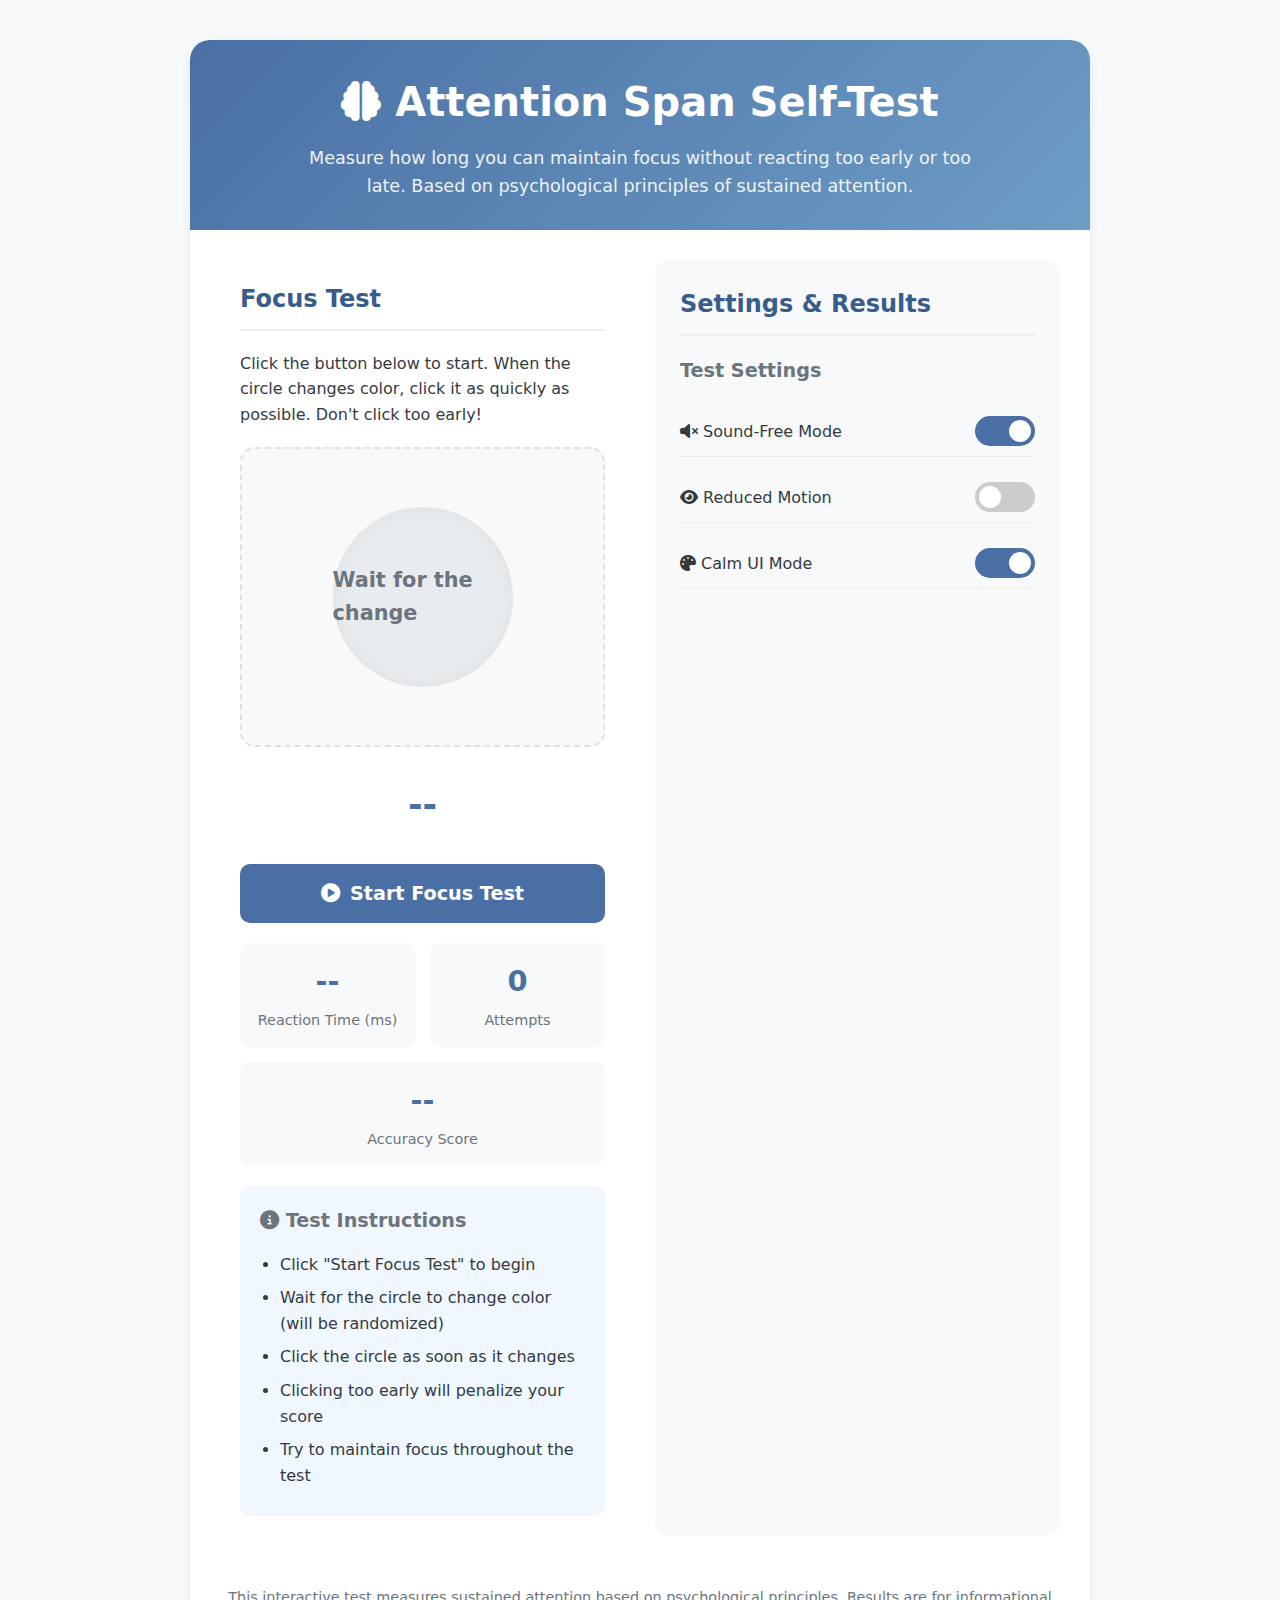
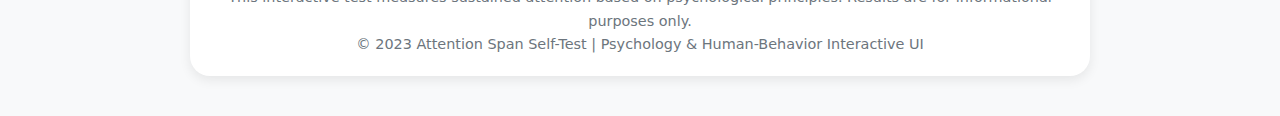
<file: projects/Attention-Span-Self-Test/index.html>
<!DOCTYPE html>
<html lang="en">
<head>
    <meta charset="UTF-8">
    <meta name="viewport" content="width=device-width, initial-scale=1.0">
    <title>Attention Span Self-Test</title>
    <link rel="stylesheet" href="https://cdnjs.cloudflare.com/ajax/libs/font-awesome/6.4.0/css/all.min.css">
    <style>
        * {
            margin: 0;
            padding: 0;
            box-sizing: border-box;
            font-family: 'Segoe UI', system-ui, sans-serif;
        }
        
        :root {
            --primary: #4a6fa5;
            --primary-dark: #385d8a;
            --secondary: #6d9dc5;
            --accent: #ff9a76;
            --light: #f8f9fa;
            --dark: #343a40;
            --gray: #6c757d;
            --success: #28a745;
            --warning: #ffc107;
            --danger: #dc3545;
            --shadow: 0 4px 12px rgba(0, 0, 0, 0.08);
            --transition: all 0.3s ease;
        }
        
        body {
            background-color: #f0f5ff;
            color: var(--dark);
            line-height: 1.6;
            min-height: 100vh;
            padding: 20px;
            display: flex;
            flex-direction: column;
            align-items: center;
            justify-content: center;
        }
        
        .container {
            max-width: 900px;
            width: 100%;
            background-color: white;
            border-radius: 20px;
            box-shadow: var(--shadow);
            overflow: hidden;
            margin: 20px 0;
        }
        
        header {
            background: linear-gradient(135deg, var(--primary), var(--secondary));
            color: white;
            padding: 30px;
            text-align: center;
        }
        
        h1 {
            font-size: 2.5rem;
            margin-bottom: 10px;
        }
        
        .subtitle {
            font-size: 1.1rem;
            opacity: 0.9;
            max-width: 700px;
            margin: 0 auto;
        }
        
        .main-content {
            padding: 30px;
            display: grid;
            grid-template-columns: 1fr 1fr;
            gap: 30px;
        }
        
        @media (max-width: 768px) {
            .main-content {
                grid-template-columns: 1fr;
            }
        }
        
        .test-section {
            padding: 20px;
        }
        
        .control-panel {
            background-color: #f8f9fa;
            border-radius: 15px;
            padding: 25px;
            height: 100%;
        }
        
        .settings {
            margin-bottom: 30px;
        }
        
        h2 {
            color: var(--primary-dark);
            margin-bottom: 20px;
            padding-bottom: 10px;
            border-bottom: 2px solid #eee;
        }
        
        h3 {
            color: var(--gray);
            margin-bottom: 15px;
            font-size: 1.2rem;
        }
        
        .btn {
            padding: 14px 28px;
            border: none;
            border-radius: 10px;
            font-size: 1rem;
            font-weight: 600;
            cursor: pointer;
            transition: var(--transition);
            display: inline-flex;
            align-items: center;
            justify-content: center;
            gap: 10px;
        }
        
        .btn-primary {
            background-color: var(--primary);
            color: white;
        }
        
        .btn-primary:hover {
            background-color: var(--primary-dark);
            transform: translateY(-2px);
        }
        
        .btn-secondary {
            background-color: #e9ecef;
            color: var(--dark);
        }
        
        .btn-secondary:hover {
            background-color: #dee2e6;
        }
        
        .btn-large {
            width: 100%;
            padding: 18px;
            font-size: 1.2rem;
            margin-top: 10px;
        }
        
        .indicator-container {
            position: relative;
            height: 300px;
            display: flex;
            align-items: center;
            justify-content: center;
            margin: 20px 0 30px;
            border-radius: 15px;
            background-color: #f8f9fa;
            overflow: hidden;
            border: 2px dashed #dee2e6;
        }
        
        .indicator {
            width: 180px;
            height: 180px;
            border-radius: 50%;
            background-color: #e9ecef;
            transition: var(--transition);
            display: flex;
            align-items: center;
            justify-content: center;
            cursor: pointer;
            position: relative;
            box-shadow: inset 0 0 20px rgba(0, 0, 0, 0.05);
        }
        
        .indicator.active {
            background-color: var(--accent);
            transform: scale(1.05);
            box-shadow: 0 0 30px rgba(255, 154, 118, 0.4);
        }
        
        .indicator-text {
            font-size: 1.3rem;
            font-weight: 600;
            color: var(--gray);
            transition: var(--transition);
        }
        
        .indicator.active .indicator-text {
            color: white;
        }
        
        .pulse {
            position: absolute;
            width: 180px;
            height: 180px;
            border-radius: 50%;
            background-color: rgba(74, 111, 165, 0.1);
            animation: pulse 2s infinite;
        }
        
        @keyframes pulse {
            0% { transform: scale(1); opacity: 1; }
            100% { transform: scale(1.3); opacity: 0; }
        }
        
        .timer {
            font-size: 2.2rem;
            font-weight: 700;
            color: var(--primary);
            text-align: center;
            margin: 20px 0;
        }
        
        .stats {
            display: flex;
            justify-content: space-between;
            margin-top: 20px;
            flex-wrap: wrap;
            gap: 15px;
        }
        
        .stat-item {
            flex: 1;
            min-width: 120px;
            background-color: #f8f9fa;
            padding: 15px;
            border-radius: 10px;
            text-align: center;
        }
        
        .stat-value {
            font-size: 1.8rem;
            font-weight: 700;
            color: var(--primary);
        }
        
        .stat-label {
            font-size: 0.9rem;
            color: var(--gray);
            margin-top: 5px;
        }
        
        .feedback {
            background-color: #f8f9fa;
            border-radius: 15px;
            padding: 25px;
            margin-top: 30px;
            border-left: 5px solid var(--primary);
        }
        
        .feedback h3 {
            color: var(--primary-dark);
            margin-bottom: 15px;
        }
        
        .feedback-message {
            font-size: 1.1rem;
            line-height: 1.7;
        }
        
        .score-display {
            font-size: 3rem;
            font-weight: 800;
            text-align: center;
            color: var(--primary);
            margin: 10px 0;
        }
        
        .meter {
            height: 12px;
            background-color: #e9ecef;
            border-radius: 6px;
            margin: 25px 0;
            overflow: hidden;
        }
        
        .meter-fill {
            height: 100%;
            background: linear-gradient(to right, var(--danger), var(--warning), var(--success));
            width: 0%;
            transition: width 1s ease;
        }
        
        .settings-options {
            display: flex;
            flex-direction: column;
            gap: 15px;
            margin-top: 20px;
        }
        
        .setting {
            display: flex;
            align-items: center;
            justify-content: space-between;
            padding: 10px 0;
            border-bottom: 1px solid #eee;
        }
        
        .toggle {
            position: relative;
            display: inline-block;
            width: 60px;
            height: 30px;
        }
        
        .toggle input {
            opacity: 0;
            width: 0;
            height: 0;
        }
        
        .slider {
            position: absolute;
            cursor: pointer;
            top: 0;
            left: 0;
            right: 0;
            bottom: 0;
            background-color: #ccc;
            transition: .4s;
            border-radius: 34px;
        }
        
        .slider:before {
            position: absolute;
            content: "";
            height: 22px;
            width: 22px;
            left: 4px;
            bottom: 4px;
            background-color: white;
            transition: .4s;
            border-radius: 50%;
        }
        
        input:checked + .slider {
            background-color: var(--primary);
        }
        
        input:checked + .slider:before {
            transform: translateX(30px);
        }
        
        .instructions {
            background-color: #f0f7ff;
            border-radius: 10px;
            padding: 20px;
            margin-top: 20px;
        }
        
        .instructions ul {
            padding-left: 20px;
            margin-top: 10px;
        }
        
        .instructions li {
            margin-bottom: 8px;
        }
        
        .result-section {
            display: none;
        }
        
        .result-section.active {
            display: block;
        }
        
        .attention-levels {
            display: flex;
            justify-content: space-between;
            margin-top: 10px;
            font-size: 0.9rem;
            color: var(--gray);
        }
        
        footer {
            text-align: center;
            padding: 20px;
            color: var(--gray);
            font-size: 0.9rem;
        }
        
        @media (prefers-reduced-motion: reduce) {
            * {
                transition: none !important;
                animation: none !important;
            }
        }
    </style>
</head>
<body>
    <div class="container">
        <header>
            <h1><i class="fas fa-brain"></i> Attention Span Self-Test</h1>
            <p class="subtitle">Measure how long you can maintain focus without reacting too early or too late. Based on psychological principles of sustained attention.</p>
        </header>
        
        <div class="main-content">
            <div class="test-section">
                <h2>Focus Test</h2>
                <p>Click the button below to start. When the circle changes color, click it as quickly as possible. Don't click too early!</p>
                
                <div class="indicator-container">
                    <div class="indicator" id="visualIndicator">
                        <div class="indicator-text">Wait for the change</div>
                    </div>
                </div>
                
                <div class="timer" id="timer">--</div>
                
                <button class="btn btn-primary btn-large" id="startBtn">
                    <i class="fas fa-play-circle"></i> Start Focus Test
                </button>
                
                <div class="stats">
                    <div class="stat-item">
                        <div class="stat-value" id="reactionTime">--</div>
                        <div class="stat-label">Reaction Time (ms)</div>
                    </div>
                    <div class="stat-item">
                        <div class="stat-value" id="attemptCount">0</div>
                        <div class="stat-label">Attempts</div>
                    </div>
                    <div class="stat-item">
                        <div class="stat-value" id="accuracyScore">--</div>
                        <div class="stat-label">Accuracy Score</div>
                    </div>
                </div>
                
                <div class="instructions">
                    <h3><i class="fas fa-info-circle"></i> Test Instructions</h3>
                    <ul>
                        <li>Click "Start Focus Test" to begin</li>
                        <li>Wait for the circle to change color (will be randomized)</li>
                        <li>Click the circle as soon as it changes</li>
                        <li>Clicking too early will penalize your score</li>
                        <li>Try to maintain focus throughout the test</li>
                    </ul>
                </div>
            </div>
            
            <div class="control-panel">
                <h2>Settings & Results</h2>
                
                <div class="settings">
                    <h3>Test Settings</h3>
                    <div class="settings-options">
                        <div class="setting">
                            <span><i class="fas fa-volume-mute"></i> Sound-Free Mode</span>
                            <label class="toggle">
                                <input type="checkbox" id="soundToggle" checked>
                                <span class="slider"></span>
                            </label>
                        </div>
                        <div class="setting">
                            <span><i class="fas fa-eye"></i> Reduced Motion</span>
                            <label class="toggle">
                                <input type="checkbox" id="motionToggle">
                                <span class="slider"></span>
                            </label>
                        </div>
                        <div class="setting">
                            <span><i class="fas fa-palette"></i> Calm UI Mode</span>
                            <label class="toggle">
                                <input type="checkbox" id="calmUIToggle" checked>
                                <span class="slider"></span>
                            </label>
                        </div>
                    </div>
                </div>
                
                <div class="result-section" id="resultSection">
                    <h3>Your Attention Score</h3>
                    <div class="score-display" id="finalScore">--</div>
                    
                    <div class="meter">
                        <div class="meter-fill" id="accuracyMeter"></div>
                    </div>
                    <div class="attention-levels">
                        <span>Low</span>
                        <span>Average</span>
                        <span>High</span>
                    </div>
                    
                    <div class="feedback">
                        <h3>Feedback</h3>
                        <div class="feedback-message" id="feedbackMessage">
                            Complete the test to see your personalized feedback based on psychological attention span research.
                        </div>
                    </div>
                    
                    <button class="btn btn-secondary btn-large" id="retryBtn">
                        <i class="fas fa-redo"></i> Retry Test
                    </button>
                </div>
            </div>
        </div>
        
        <footer>
            <p>This interactive test measures sustained attention based on psychological principles. Results are for informational purposes only.</p>
            <p>© 2023 Attention Span Self-Test | Psychology & Human-Behavior Interactive UI</p>
        </footer>
    </div>

    <script>
        // DOM Elements
        const startBtn = document.getElementById('startBtn');
        const visualIndicator = document.getElementById('visualIndicator');
        const timerElement = document.getElementById('timer');
        const reactionTimeElement = document.getElementById('reactionTime');
        const attemptCountElement = document.getElementById('attemptCount');
        const accuracyScoreElement = document.getElementById('accuracyScore');
        const resultSection = document.getElementById('resultSection');
        const finalScoreElement = document.getElementById('finalScore');
        const accuracyMeter = document.getElementById('accuracyMeter');
        const feedbackMessage = document.getElementById('feedbackMessage');
        const retryBtn = document.getElementById('retryBtn');
        const soundToggle = document.getElementById('soundToggle');
        const motionToggle = document.getElementById('motionToggle');
        const calmUIToggle = document.getElementById('calmUIToggle');
        
        // Test variables
        let testActive = false;
        let reactionStartTime = 0;
        let reactionEndTime = 0;
        let waitTimer = null;
        let maxWaitTime = 0;
        let attempts = 0;
        let prematureClicks = 0;
        let totalReactionTime = 0;
        let successfulAttempts = 0;
        
        // Sound effects
        const changeSound = new Audio('https://assets.mixkit.co/sfx/preview/mixkit-unlock-game-notification-253.mp3');
        const successSound = new Audio('https://assets.mixkit.co/sfx/preview/mixkit-winning-chimes-2015.mp3');
        const errorSound = new Audio('https://assets.mixkit.co/sfx/preview/mixkit-wrong-answer-fail-notification-946.mp3');
        
        // Set sound volume
        changeSound.volume = 0.3;
        successSound.volume = 0.3;
        errorSound.volume = 0.3;
        
        // Initialize
        function init() {
            updateStats();
            startBtn.addEventListener('click', startTest);
            visualIndicator.addEventListener('click', handleIndicatorClick);
            retryBtn.addEventListener('click', resetTest);
            
            // Settings event listeners
            soundToggle.addEventListener('change', toggleSound);
            motionToggle.addEventListener('change', toggleMotion);
            calmUIToggle.addEventListener('change', toggleCalmUI);
            
            // Apply initial calm UI setting
            if (calmUIToggle.checked) {
                document.body.style.backgroundColor = '#f8f9fa';
            }
        }
        
        // Start the test
        function startTest() {
            if (testActive) return;
            
            resetTestState();
            testActive = true;
            startBtn.disabled = true;
            startBtn.innerHTML = '<i class="fas fa-hourglass-half"></i> Test Active - Wait for Change';
            startBtn.classList.remove('btn-primary');
            startBtn.classList.add('btn-secondary');
            
            // Random delay between 3 and 10 seconds
            const delay = Math.floor(Math.random() * 7000) + 3000;
            maxWaitTime = delay + 2000; // Give 2 seconds to react after change
            
            // Start countdown timer
            let seconds = Math.ceil(delay / 1000);
            timerElement.textContent = `Wait: ${seconds}s`;
            
            const countdown = setInterval(() => {
                seconds--;
                if (seconds > 0) {
                    timerElement.textContent = `Wait: ${seconds}s`;
                } else {
                    clearInterval(countdown);
                    timerElement.textContent = "Get ready...";
                }
            }, 1000);
            
            // Set timer for when the indicator will change
            waitTimer = setTimeout(() => {
                if (!testActive) return;
                
                // Change the indicator
                visualIndicator.classList.add('active');
                visualIndicator.querySelector('.indicator-text').textContent = 'CLICK NOW!';
                
                // Play sound if enabled
                if (soundToggle.checked) {
                    changeSound.currentTime = 0;
                    changeSound.play().catch(e => console.log("Audio play failed:", e));
                }
                
                // Start reaction time measurement
                reactionStartTime = Date.now();
                timerElement.textContent = "0.00s";
                
                // Start reaction timer
                let reactionSeconds = 0;
                const reactionTimer = setInterval(() => {
                    if (!testActive) {
                        clearInterval(reactionTimer);
                        return;
                    }
                    
                    reactionSeconds += 0.01;
                    timerElement.textContent = reactionSeconds.toFixed(2) + "s";
                    
                    // If user takes too long (more than 2 seconds), end attempt
                    if (reactionSeconds > 2) {
                        clearInterval(reactionTimer);
                        endAttempt(false, "Too slow! You took more than 2 seconds to react.");
                    }
                }, 10);
                
            }, delay);
        }
        
        // Handle indicator click
        function handleIndicatorClick() {
            if (!testActive) return;
            
            // If indicator is not active yet, it's a premature click
            if (!visualIndicator.classList.contains('active')) {
                prematureClicks++;
                endAttempt(false, "Too early! Wait for the color change.");
                return;
            }
            
            // Calculate reaction time
            reactionEndTime = Date.now();
            const reactionTime = reactionEndTime - reactionStartTime;
            
            // Check if reaction was reasonable (between 150ms and 2000ms)
            if (reactionTime < 150) {
                endAttempt(false, "Too fast! That might be a guess rather than a reaction.");
            } else if (reactionTime > 2000) {
                endAttempt(false, "Too slow! You took more than 2 seconds to react.");
            } else {
                // Successful attempt
                successfulAttempts++;
                totalReactionTime += reactionTime;
                endAttempt(true, `Good reaction! ${reactionTime}ms`);
            }
        }
        
        // End the current attempt
        function endAttempt(success, message) {
            clearTimeout(waitTimer);
            testActive = false;
            
            // Update attempts
            attempts++;
            
            // Reset indicator
            visualIndicator.classList.remove('active');
            visualIndicator.querySelector('.indicator-text').textContent = 'Wait for the change';
            
            // Update stats
            updateStats();
            
            // Show feedback
            timerElement.textContent = message;
            
            // Play sound if enabled
            if (soundToggle.checked) {
                if (success) {
                    successSound.currentTime = 0;
                    successSound.play().catch(e => console.log("Audio play failed:", e));
                } else {
                    errorSound.currentTime = 0;
                    errorSound.play().catch(e => console.log("Audio play failed:", e));
                }
            }
            
            // After 2 seconds, enable next test
            setTimeout(() => {
                startBtn.disabled = false;
                startBtn.innerHTML = '<i class="fas fa-play-circle"></i> Next Test';
                startBtn.classList.remove('btn-secondary');
                startBtn.classList.add('btn-primary');
                
                // After 5 attempts, show final results
                if (attempts >= 5) {
                    showFinalResults();
                } else {
                    timerElement.textContent = '--';
                }
            }, 2000);
        }
        
        // Update statistics display
        function updateStats() {
            attemptCountElement.textContent = attempts;
            
            if (successfulAttempts > 0) {
                const avgReactionTime = Math.round(totalReactionTime / successfulAttempts);
                reactionTimeElement.textContent = avgReactionTime;
                
                // Calculate accuracy score (lower reaction time = higher score, penalized by premature clicks)
                let accuracy = Math.max(0, 1000 - avgReactionTime);
                accuracy = accuracy * (successfulAttempts / attempts);
                accuracyScoreElement.textContent = Math.round(accuracy);
            } else {
                reactionTimeElement.textContent = '--';
                accuracyScoreElement.textContent = '--';
            }
        }
        
        // Show final results
        function showFinalResults() {
            // Calculate final score
            let score = 0;
            
            if (successfulAttempts > 0) {
                const avgReactionTime = Math.round(totalReactionTime / successfulAttempts);
                score = Math.max(0, 1000 - avgReactionTime);
                score = score * (successfulAttempts / attempts);
                score = Math.round(score * 10); // Scale up for display
            }
            
            // Determine feedback based on score
            let feedback = "";
            let meterPercentage = 0;
            
            if (score < 300) {
                feedback = "Your attention span results indicate difficulty with sustained focus. This is common in today's digital world with constant distractions. Try practicing mindfulness or reducing multitasking.";
                meterPercentage = 30;
            } else if (score < 600) {
                feedback = "You have an average attention span. Most people lose focus after 8-10 seconds on simple tasks. Consider taking regular breaks during long tasks to maintain focus.";
                meterPercentage = 60;
            } else if (score < 800) {
                feedback = "Good attention span! You're better than average at maintaining focus. Research shows the average attention span has decreased to about 8 seconds, but you're performing above that.";
                meterPercentage = 80;
            } else {
                feedback = "Excellent attention span! You have strong sustained focus abilities. This skill is valuable for deep work and complex tasks. Consider yourself in the top 20% for focused attention.";
                meterPercentage = 95;
            }
            
            // Update UI with results
            finalScoreElement.textContent = score;
            accuracyMeter.style.width = `${meterPercentage}%`;
            feedbackMessage.textContent = feedback;
            
            // Show result section
            resultSection.classList.add('active');
            
            // Scroll to results
            resultSection.scrollIntoView({ behavior: 'smooth', block: 'nearest' });
        }
        
        // Reset the test
        function resetTest() {
            resetTestState();
            resultSection.classList.remove('active');
            timerElement.textContent = '--';
            startBtn.disabled = false;
            startBtn.innerHTML = '<i class="fas fa-play-circle"></i> Start Focus Test';
            startBtn.classList.remove('btn-secondary');
            startBtn.classList.add('btn-primary');
        }
        
        // Reset test state variables
        function resetTestState() {
            testActive = false;
            clearTimeout(waitTimer);
            reactionStartTime = 0;
            reactionEndTime = 0;
            attempts = 0;
            prematureClicks = 0;
            totalReactionTime = 0;
            successfulAttempts = 0;
            
            visualIndicator.classList.remove('active');
            visualIndicator.querySelector('.indicator-text').textContent = 'Wait for the change';
            
            updateStats();
        }
        
        // Toggle sound setting
        function toggleSound() {
            // Sound is already handled in the individual functions
            console.log("Sound setting changed:", soundToggle.checked);
        }
        
        // Toggle motion setting
        function toggleMotion() {
            if (motionToggle.checked) {
                document.documentElement.style.setProperty('--transition', 'none');
                // Remove pulse animation
                const pulseElement = document.querySelector('.pulse');
                if (pulseElement) {
                    pulseElement.style.animation = 'none';
                }
            } else {
                document.documentElement.style.setProperty('--transition', 'all 0.3s ease');
                // Restore pulse animation
                const pulseElement = document.querySelector('.pulse');
                if (pulseElement) {
                    pulseElement.style.animation = 'pulse 2s infinite';
                }
            }
        }
        
        // Toggle calm UI setting
        function toggleCalmUI() {
            if (calmUIToggle.checked) {
                document.body.style.backgroundColor = '#f8f9fa';
                document.querySelector('.indicator-container').style.backgroundColor = '#f1f3f5';
                document.querySelector('.control-panel').style.backgroundColor = '#f8f9fa';
            } else {
                document.body.style.backgroundColor = '#f0f5ff';
                document.querySelector('.indicator-container').style.backgroundColor = '#f8f9fa';
                document.querySelector('.control-panel').style.backgroundColor = '#f8f9fa';
            }
        }
        
        // Initialize the app
        window.addEventListener('DOMContentLoaded', init);
    </script>
</body>
</html>
</file>
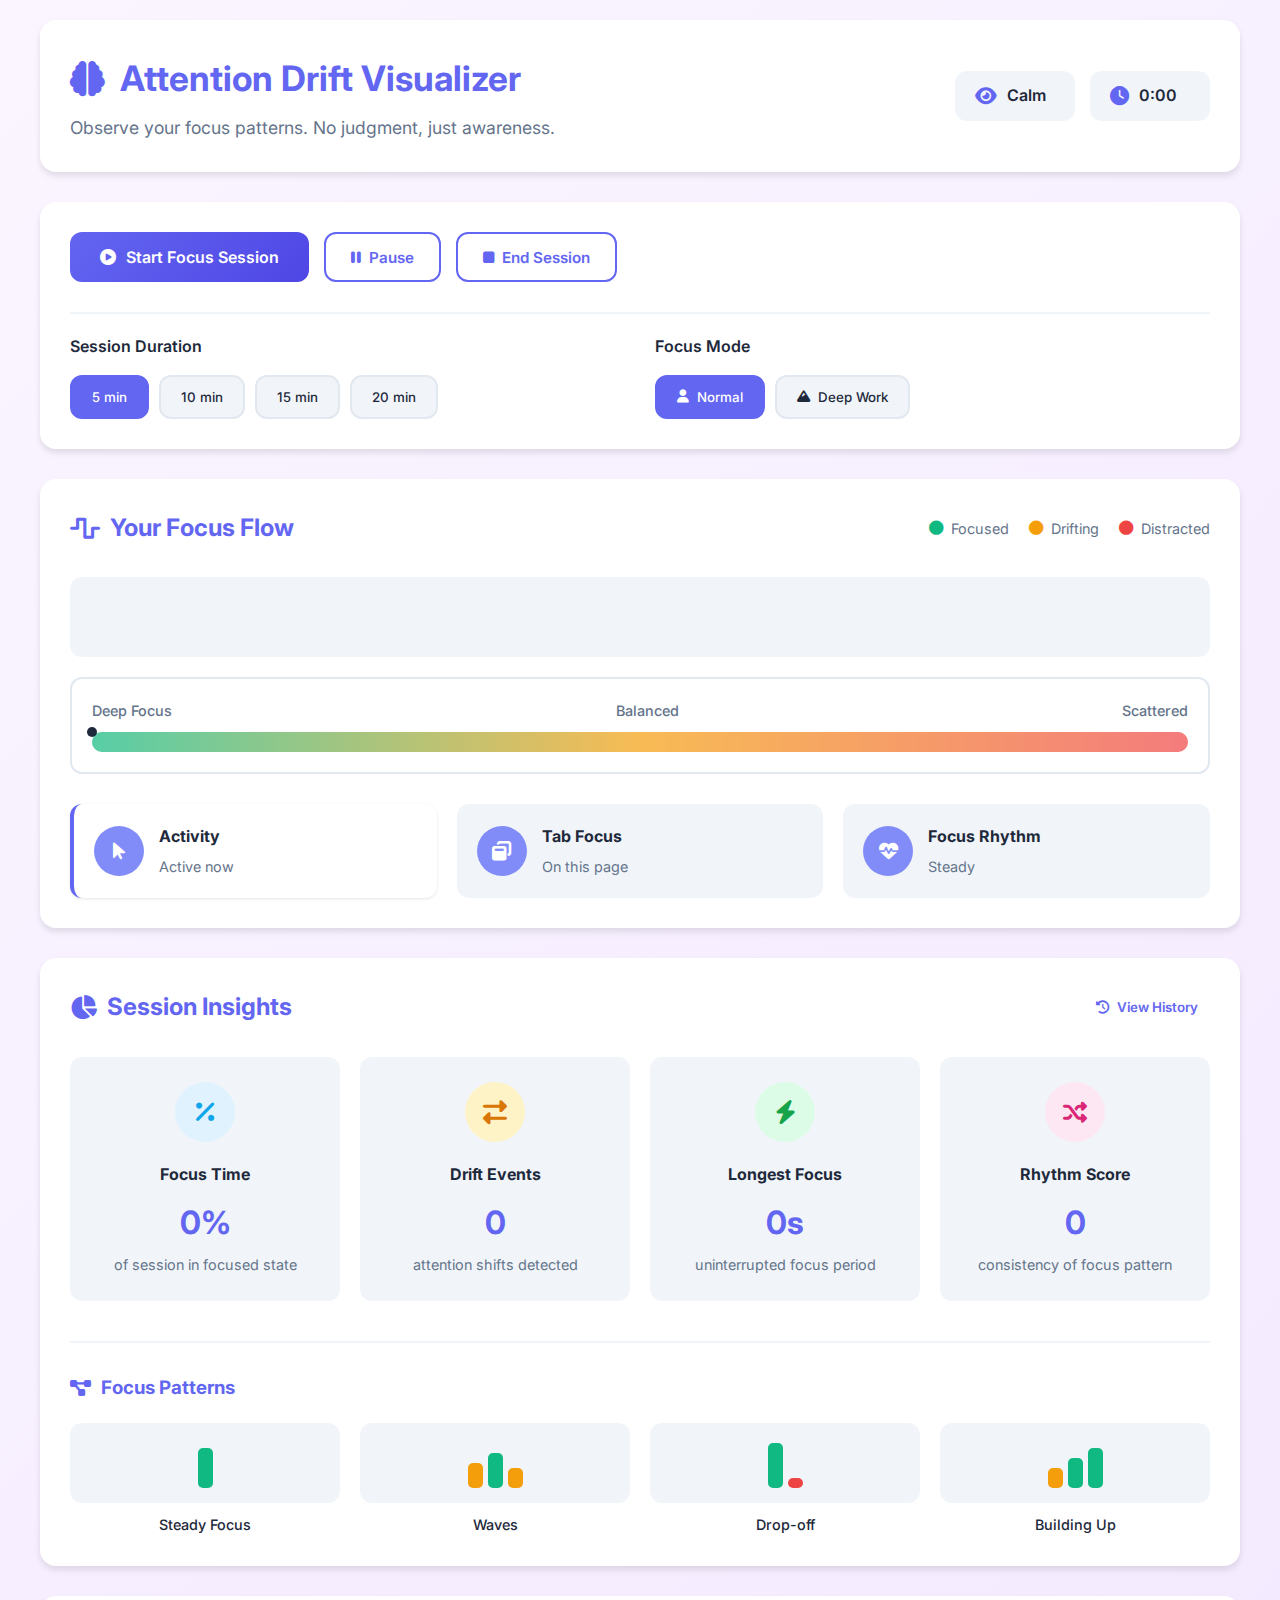
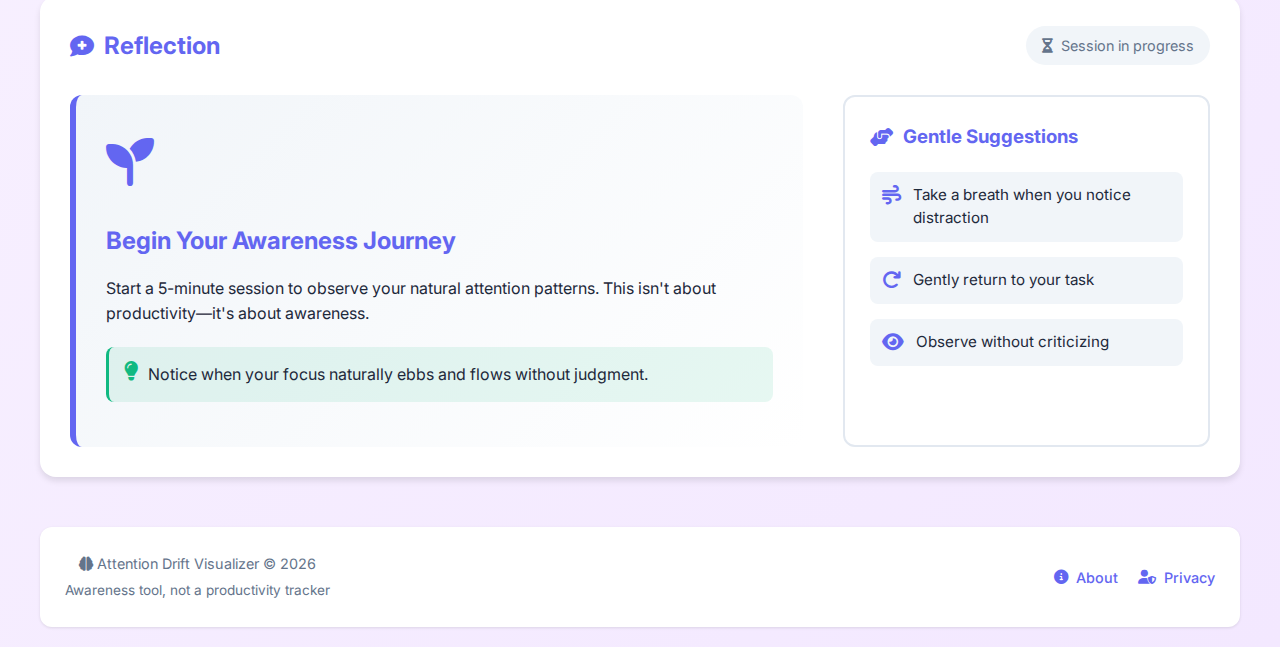
<file: projects/AttentionDriftVisualizer/index.html>
<!DOCTYPE html>
<html lang="en">
<head>
    <meta charset="UTF-8">
    <meta name="viewport" content="width=device-width, initial-scale=1.0">
    <title>Attention Drift Visualizer</title>
    <link rel="stylesheet" href="styles.css">
    <link rel="stylesheet" href="https://cdnjs.cloudflare.com/ajax/libs/font-awesome/6.4.0/css/all.min.css">
    <link href="https://fonts.googleapis.com/css2?family=Inter:wght@300;400;500;600;700&display=swap" rel="stylesheet">
</head>
<body>
    <div class="container">
        <header>
            <div class="header-content">
                <h1><i class="fas fa-brain"></i> Attention Drift Visualizer</h1>
                <p class="subtitle">Observe your focus patterns. No judgment, just awareness.</p>
            </div>
            <div class="header-stats">
                <div class="stat-badge">
                    <i class="fas fa-eye"></i>
                    <span id="currentFocus">Calm</span>
                </div>
                <div class="stat-badge">
                    <i class="fas fa-clock"></i>
                    <span id="sessionTime">0:00</span>
                </div>
            </div>
        </header>

        <main>
            <!-- Session Controls -->
            <div class="control-panel">
                <div class="session-controls">
                    <button id="startSessionBtn" class="btn-primary">
                        <i class="fas fa-play-circle"></i> Start Focus Session
                    </button>
                    <button id="pauseSessionBtn" class="btn-secondary" disabled>
                        <i class="fas fa-pause"></i> Pause
                    </button>
                    <button id="endSessionBtn" class="btn-secondary" disabled>
                        <i class="fas fa-stop"></i> End Session
                    </button>
                </div>
                
                <div class="session-settings">
                    <div class="setting-group">
                        <label for="sessionDuration">Session Duration</label>
                        <div class="duration-options">
                            <button class="duration-btn active" data-minutes="5">5 min</button>
                            <button class="duration-btn" data-minutes="10">10 min</button>
                            <button class="duration-btn" data-minutes="15">15 min</button>
                            <button class="duration-btn" data-minutes="20">20 min</button>
                        </div>
                    </div>
                    
                    <div class="setting-group">
                        <label>Focus Mode</label>
                        <div class="mode-options">
                            <button class="mode-btn active" data-mode="normal">
                                <i class="fas fa-user"></i> Normal
                            </button>
                            <button class="mode-btn" data-mode="deep">
                                <i class="fas fa-mountain"></i> Deep Work
                            </button>
                        </div>
                    </div>
                </div>
            </div>

            <!-- Real-time Visualization -->
            <div class="visualization-panel">
                <div class="visualization-header">
                    <h2><i class="fas fa-wave-square"></i> Your Focus Flow</h2>
                    <div class="visualization-info">
                        <span class="info-item">
                            <i class="fas fa-circle" style="color: #10b981;"></i> Focused
                        </span>
                        <span class="info-item">
                            <i class="fas fa-circle" style="color: #f59e0b;"></i> Drifting
                        </span>
                        <span class="info-item">
                            <i class="fas fa-circle" style="color: #ef4444;"></i> Distracted
                        </span>
                    </div>
                </div>
                
                <div class="focus-flow-container">
                    <div class="focus-timeline" id="focusTimeline">
                        <!-- Timeline visualization will be generated here -->
                    </div>
                    
                    <div class="focus-meter">
                        <div class="meter-labels">
                            <span>Deep Focus</span>
                            <span>Balanced</span>
                            <span>Scattered</span>
                        </div>
                        <div class="meter-bar">
                            <div class="meter-fill" id="meterFill"></div>
                            <div class="meter-indicator" id="meterIndicator">
                                <div class="indicator-dot"></div>
                            </div>
                        </div>
                    </div>
                </div>
                
                <div class="live-indicators">
                    <div class="indicator active" id="idleIndicator">
                        <div class="indicator-icon">
                            <i class="fas fa-mouse-pointer"></i>
                        </div>
                        <div class="indicator-content">
                            <h3>Activity</h3>
                            <p id="idleStatus">Active now</p>
                        </div>
                    </div>
                    
                    <div class="indicator" id="tabIndicator">
                        <div class="indicator-icon">
                            <i class="fas fa-window-restore"></i>
                        </div>
                        <div class="indicator-content">
                            <h3>Tab Focus</h3>
                            <p id="tabStatus">On this page</p>
                        </div>
                    </div>
                    
                    <div class="indicator" id="rhythmIndicator">
                        <div class="indicator-icon">
                            <i class="fas fa-heartbeat"></i>
                        </div>
                        <div class="indicator-content">
                            <h3>Focus Rhythm</h3>
                            <p id="rhythmStatus">Steady</p>
                        </div>
                    </div>
                </div>
            </div>

            <!-- Insights Panel -->
            <div class="insights-panel">
                <div class="insights-header">
                    <h2><i class="fas fa-chart-pie"></i> Session Insights</h2>
                    <button id="showHistoryBtn" class="btn-text">
                        <i class="fas fa-history"></i> View History
                    </button>
                </div>
                
                <div class="insights-content">
                    <div class="insight-cards">
                        <div class="insight-card">
                            <div class="insight-icon" style="background: #e0f2fe;">
                                <i class="fas fa-percentage" style="color: #0ea5e9;"></i>
                            </div>
                            <div class="insight-details">
                                <h3>Focus Time</h3>
                                <div class="insight-value" id="focusPercentage">0%</div>
                                <p>of session in focused state</p>
                            </div>
                        </div>
                        
                        <div class="insight-card">
                            <div class="insight-icon" style="background: #fef3c7;">
                                <i class="fas fa-exchange-alt" style="color: #d97706;"></i>
                            </div>
                            <div class="insight-details">
                                <h3>Drift Events</h3>
                                <div class="insight-value" id="driftCount">0</div>
                                <p>attention shifts detected</p>
                            </div>
                        </div>
                        
                        <div class="insight-card">
                            <div class="insight-icon" style="background: #dcfce7;">
                                <i class="fas fa-bolt" style="color: #16a34a;"></i>
                            </div>
                            <div class="insight-details">
                                <h3>Longest Focus</h3>
                                <div class="insight-value" id="longestFocus">0s</div>
                                <p>uninterrupted focus period</p>
                            </div>
                        </div>
                        
                        <div class="insight-card">
                            <div class="insight-icon" style="background: #fce7f3;">
                                <i class="fas fa-random" style="color: #db2777;"></i>
                            </div>
                            <div class="insight-details">
                                <h3>Rhythm Score</h3>
                                <div class="insight-value" id="rhythmScore">0</div>
                                <p>consistency of focus pattern</p>
                            </div>
                        </div>
                    </div>
                    
                    <div class="patterns-section">
                        <h3><i class="fas fa-project-diagram"></i> Focus Patterns</h3>
                        <div class="patterns-grid" id="patternsGrid">
                            <div class="pattern-item">
                                <div class="pattern-visual">
                                    <div class="pattern-bar" style="height: 80%; background: #10b981;"></div>
                                </div>
                                <p>Steady Focus</p>
                            </div>
                            <div class="pattern-item">
                                <div class="pattern-visual">
                                    <div class="pattern-bar" style="height: 50%; background: #f59e0b;"></div>
                                    <div class="pattern-bar" style="height: 70%; background: #10b981;"></div>
                                    <div class="pattern-bar" style="height: 40%; background: #f59e0b;"></div>
                                </div>
                                <p>Waves</p>
                            </div>
                            <div class="pattern-item">
                                <div class="pattern-visual">
                                    <div class="pattern-bar" style="height: 90%; background: #10b981;"></div>
                                    <div class="pattern-bar" style="height: 20%; background: #ef4444;"></div>
                                </div>
                                <p>Drop-off</p>
                            </div>
                            <div class="pattern-item">
                                <div class="pattern-visual">
                                    <div class="pattern-bar" style="height: 40%; background: #f59e0b;"></div>
                                    <div class="pattern-bar" style="height: 60%; background: #10b981;"></div>
                                    <div class="pattern-bar" style="height: 80%; background: #10b981;"></div>
                                </div>
                                <p>Building Up</p>
                            </div>
                        </div>
                    </div>
                </div>
            </div>

            <!-- Reflection Panel -->
            <div class="reflection-panel" id="reflectionPanel">
                <div class="reflection-header">
                    <h2><i class="fas fa-comment-medical"></i> Reflection</h2>
                    <div class="reflection-status" id="reflectionStatus">
                        <i class="fas fa-hourglass-half"></i> Session in progress
                    </div>
                </div>
                
                <div class="reflection-content">
                    <div class="reflection-message" id="reflectionMessage">
                        <div class="message-icon">
                            <i class="fas fa-seedling"></i>
                        </div>
                        <div class="message-content">
                            <h3>Begin Your Focus Journey</h3>
                            <p>Start a session to observe your natural attention patterns. This isn't about productivity—it's about awareness.</p>
                            <p class="tip">
                                <i class="fas fa-lightbulb"></i>
                                Notice when your focus naturally ebbs and flows without judgment.
                            </p>
                        </div>
                    </div>
                    
                    <div class="action-suggestions" id="actionSuggestions">
                        <h3><i class="fas fa-hands-helping"></i> Gentle Suggestions</h3>
                        <div class="suggestions-list">
                            <div class="suggestion">
                                <i class="fas fa-wind"></i>
                                <p>Take a breath when you notice distraction</p>
                            </div>
                            <div class="suggestion">
                                <i class="fas fa-redo"></i>
                                <p>Gently return to your task</p>
                            </div>
                            <div class="suggestion">
                                <i class="fas fa-eye"></i>
                                <p>Observe without criticizing</p>
                            </div>
                        </div>
                    </div>
                </div>
            </div>

            <!-- History Modal -->
            <div class="modal" id="historyModal">
                <div class="modal-content">
                    <div class="modal-header">
                        <h3><i class="fas fa-history"></i> Session History</h3>
                        <button class="close-modal">&times;</button>
                    </div>
                    <div class="modal-body">
                        <div class="history-filters">
                            <button class="filter-btn active" data-filter="all">All Sessions</button>
                            <button class="filter-btn" data-filter="today">Today</button>
                            <button class="filter-btn" data-filter="week">This Week</button>
                        </div>
                        
                        <div class="history-list" id="historyList">
                            <!-- History items will be added here -->
                        </div>
                        
                        <div class="modal-actions">
                            <button id="clearHistoryBtn" class="btn-secondary">
                                <i class="fas fa-trash"></i> Clear History
                            </button>
                            <button id="closeHistoryBtn" class="btn-primary">
                                Close
                            </button>
                        </div>
                    </div>
                </div>
            </div>
        </main>
        
        <footer>
            <div class="footer-content">
                <div class="footer-left">
                    <p><i class="fas fa-brain"></i> Attention Drift Visualizer &copy; <span id="currentYear"></span></p>
                    <p class="footer-sub">Awareness tool, not a productivity tracker</p>
                </div>
                <div class="footer-right">
                    <div class="footer-links">
                        <a href="#" class="footer-link" id="aboutBtn">
                            <i class="fas fa-info-circle"></i> About
                        </a>
                        <a href="#" class="footer-link" id="privacyBtn">
                            <i class="fas fa-user-shield"></i> Privacy
                        </a>
                    </div>
                </div>
            </div>
        </footer>
    </div>

    <script src="script.js"></script>
</body>
</html>
</file>
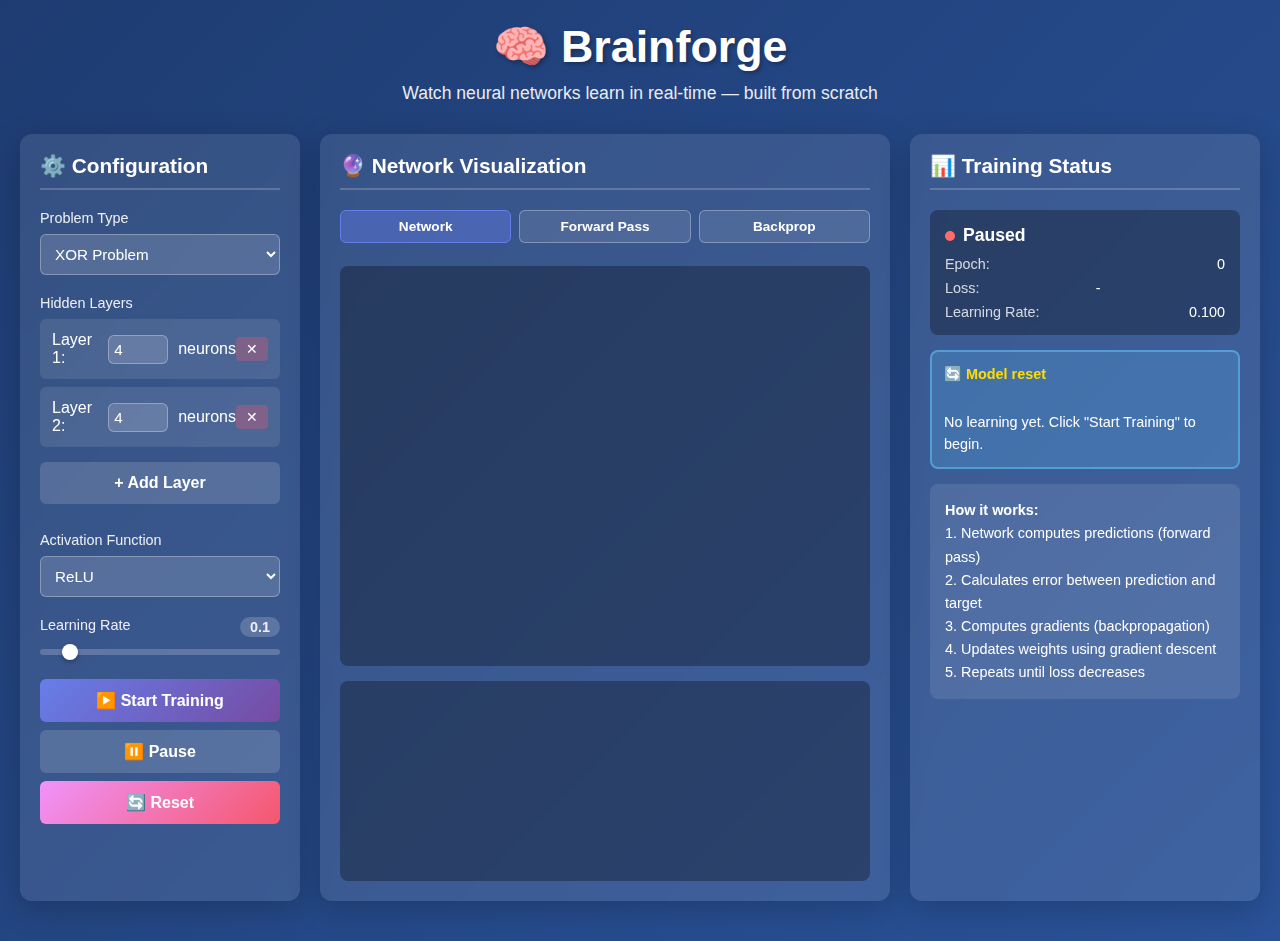
<file: projects/brainforge/index.html>
<!DOCTYPE html>
<html lang="en">
<head>
    <meta charset="UTF-8">
    <meta name="viewport" content="width=device-width, initial-scale=1.0">
    <title>Brainforge</title>
    <link rel="stylesheet" href="styles.css">
</head>
<body>
    <div class="container">
        <header>
            <h1>🧠 Brainforge</h1>
            <p class="subtitle">Watch neural networks learn in real-time — built from scratch</p>
        </header>

        <div class="main-layout">
            <!-- Left Panel: Controls -->
            <div class="panel">
                <h2>⚙️ Configuration</h2>
                
                <div class="control-group">
                    <label>Problem Type</label>
                    <select id="problem-type">
                        <option value="xor">XOR Problem</option>
                        <option value="and">AND Gate</option>
                        <option value="or">OR Gate</option>
                        <option value="draw">Draw Classification</option>
                    </select>
                </div>

                <div class="control-group">
                    <label>Hidden Layers</label>
                    <div class="layer-list" id="layer-list"></div>
                    <button class="secondary" onclick="addLayer()">+ Add Layer</button>
                </div>

                <div class="control-group">
                    <label>Activation Function</label>
                    <select id="activation">
                        <option value="relu">ReLU</option>
                        <option value="sigmoid">Sigmoid</option>
                        <option value="tanh">Tanh</option>
                    </select>
                </div>

                <div class="control-group">
                    <label>
                        Learning Rate
                        <span class="value-badge" id="lr-display">0.1</span>
                    </label>
                    <input type="range" id="learning-rate" min="0.001" max="1" step="0.001" value="0.1">
                </div>

                <button onclick="startTraining()">▶️ Start Training</button>
                <button class="secondary" onclick="pauseTraining()">⏸️ Pause</button>
                <button class="danger" onclick="resetAll()">🔄 Reset</button>
            </div>

            <!-- Center Panel: Network Visualization -->
            <div class="panel">
                <h2>🔮 Network Visualization</h2>
                <div class="visualization-mode">
                    <button class="viz-btn active" onclick="setVizMode('network')">Network</button>
                    <button class="viz-btn" onclick="setVizMode('forward')">Forward Pass</button>
                    <button class="viz-btn" onclick="setVizMode('backward')">Backprop</button>
                </div>
                <canvas id="network-canvas"></canvas>
                <canvas id="loss-canvas"></canvas>
            </div>

            <!-- Right Panel: Data & Metrics -->
            <div class="panel">
                <h2>📊 Training Status</h2>
                
                <!-- Enhanced Training Status Bar -->
                <div class="status-bar">
                    <div class="status-row">
                        <span class="status-indicator status-ready" id="status-dot"></span>
                        <strong id="status-text">Ready</strong>
                    </div>
                    <div class="status-details">
                        <div class="status-item">
                            <span class="status-label">Epoch:</span>
                            <span id="epoch-count">0</span>
                        </div>
                        <div class="status-item">
                            <span class="status-label">Loss:</span>
                            <span id="loss-value">-</span>
                            <span class="trend-indicator" id="loss-trend"></span>
                        </div>
                        <div class="status-item">
                            <span class="status-label">Learning Rate:</span>
                            <span id="lr-status">0.1</span>
                        </div>
                    </div>
                </div>

                <!-- Stuck Detection Hint -->
                <div class="hint-box" id="hint-box" style="display: none;"></div>

                <div id="draw-section" style="display: none;">
                    <h2 style="margin-top: 20px;">🎨 Draw Data</h2>
                    <div class="class-selector">
                        <div class="class-btn class-0 active" onclick="setDrawClass(0)">Class 0 (Blue)</div>
                        <div class="class-btn class-1" onclick="setDrawClass(1)">Class 1 (Red)</div>
                    </div>
                    <canvas id="draw-canvas"></canvas>
                    <div class="draw-controls">
                        <button class="secondary" onclick="clearDrawing()">Clear</button>
                        <button onclick="generateGrid()">Generate Grid</button>
                    </div>
                </div>

                <div class="info-box" id="info-box">
                    <strong>How it works:</strong><br>
                    1. Network computes predictions (forward pass)<br>
                    2. Calculates error between prediction and target<br>
                    3. Computes gradients (backpropagation)<br>
                    4. Updates weights using gradient descent<br>
                    5. Repeats until loss decreases
                </div>
            </div>
        </div>
    </div>

    <script src="script.js"></script>
</body>
</html>
</file>
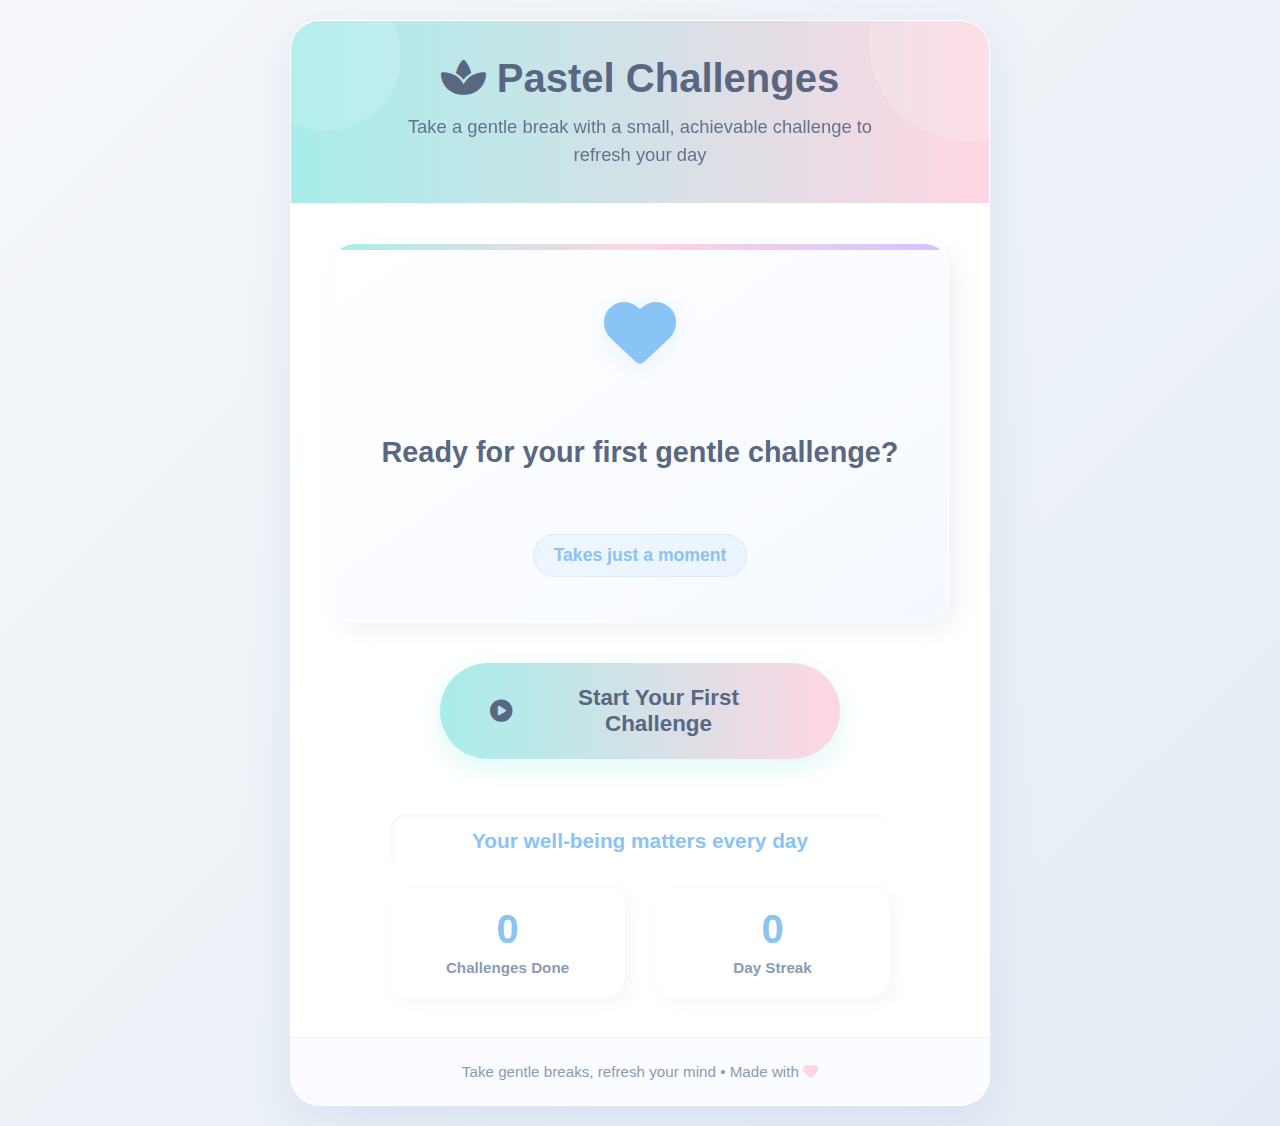
<file: projects/ChallengeGenerator/index.html>
<!DOCTYPE html>
<html lang="en">
<head>
    <meta charset="UTF-8">
    <meta name="viewport" content="width=device-width, initial-scale=1.0">
    <title>Pastel Challenge Generator</title>
    <link rel="stylesheet" href="https://cdnjs.cloudflare.com/ajax/libs/font-awesome/6.4.0/css/all.min.css">
    <style>
        * {
            margin: 0;
            padding: 0;
            box-sizing: border-box;
            font-family: 'Segoe UI', Tahoma, Geneva, Verdana, sans-serif;
        }

        body {
            background: linear-gradient(135deg, #f5f7fa 0%, #e4edf5 100%);
            min-height: 100vh;
            display: flex;
            justify-content: center;
            align-items: center;
            padding: 20px;
        }

        .container {
            width: 100%;
            max-width: 700px;
            background-color: #fff;
            border-radius: 30px;
            box-shadow: 0 15px 40px rgba(173, 189, 219, 0.25);
            overflow: hidden;
            border: 1px solid rgba(255, 255, 255, 0.8);
        }

        header {
            background: linear-gradient(to right, #a8edea 0%, #fed6e3 100%);
            color: #5a6782;
            padding: 35px 30px;
            text-align: center;
            position: relative;
            overflow: hidden;
        }

        .header-decoration {
            position: absolute;
            width: 200px;
            height: 200px;
            border-radius: 50%;
            background: rgba(255, 255, 255, 0.2);
            top: -80px;
            right: -80px;
        }

        .header-decoration:nth-child(2) {
            width: 150px;
            height: 150px;
            top: -40px;
            left: -40px;
            background: rgba(255, 255, 255, 0.15);
        }

        header h1 {
            font-size: 2.5rem;
            margin-bottom: 12px;
            font-weight: 800;
            position: relative;
        }

        header p {
            font-size: 1.15rem;
            opacity: 0.9;
            max-width: 500px;
            margin: 0 auto;
            line-height: 1.5;
            position: relative;
        }

        .content {
            padding: 40px;
            display: flex;
            flex-direction: column;
            align-items: center;
        }

        .challenge-display {
            background: linear-gradient(145deg, #ffffff, #f5f9ff);
            border-radius: 24px;
            box-shadow: 8px 8px 20px rgba(206, 212, 225, 0.3),
                        -8px -8px 20px rgba(255, 255, 255, 0.8);
            padding: 45px 35px;
            width: 100%;
            text-align: center;
            margin-bottom: 40px;
            transition: all 0.4s ease;
            border: 1px solid rgba(255, 255, 255, 0.9);
            position: relative;
            overflow: hidden;
        }

        .challenge-display:before {
            content: '';
            position: absolute;
            top: 0;
            left: 0;
            width: 100%;
            height: 6px;
            background: linear-gradient(to right, #a8edea, #fed6e3, #d4c1ff);
        }

        .challenge-icon {
            font-size: 4.5rem;
            margin-bottom: 25px;
            color: #89c4f4;
            height: 100px;
            display: flex;
            align-items: center;
            justify-content: center;
            filter: drop-shadow(0 5px 10px rgba(137, 196, 244, 0.2));
        }

        .challenge-text {
            font-size: 1.8rem;
            color: #5a6782;
            margin-bottom: 25px;
            line-height: 1.4;
            min-height: 85px;
            display: flex;
            align-items: center;
            justify-content: center;
            font-weight: 600;
        }

        .challenge-duration {
            font-size: 1.1rem;
            color: #89c4f4;
            background-color: rgba(137, 196, 244, 0.1);
            padding: 10px 20px;
            border-radius: 50px;
            display: inline-block;
            margin-top: 15px;
            font-weight: 600;
            border: 1px solid rgba(137, 196, 244, 0.2);
        }

        .main-button {
            background: linear-gradient(to right, #a8edea, #fed6e3);
            color: #5a6782;
            border: none;
            padding: 22px 50px;
            font-size: 1.4rem;
            font-weight: 700;
            border-radius: 60px;
            cursor: pointer;
            transition: all 0.4s ease;
            box-shadow: 0 8px 25px rgba(168, 237, 234, 0.4);
            display: flex;
            align-items: center;
            justify-content: center;
            gap: 15px;
            margin-bottom: 30px;
            width: 100%;
            max-width: 400px;
            position: relative;
            overflow: hidden;
            z-index: 1;
        }

        .main-button:before {
            content: '';
            position: absolute;
            top: 0;
            left: 0;
            width: 100%;
            height: 100%;
            background: linear-gradient(to right, #fed6e3, #a8edea);
            z-index: -1;
            opacity: 0;
            transition: opacity 0.4s ease;
        }

        .main-button:hover {
            transform: translateY(-5px);
            box-shadow: 0 12px 30px rgba(168, 237, 234, 0.5);
        }

        .main-button:hover:before {
            opacity: 1;
        }

        .main-button:active {
            transform: translateY(0);
        }

        .main-button.completed {
            background: linear-gradient(to right, #c5f9d7, #a8edea);
            box-shadow: 0 8px 25px rgba(197, 249, 215, 0.4);
        }

        .progress-section {
            display: flex;
            justify-content: center;
            gap: 30px;
            margin-top: 20px;
            width: 100%;
            max-width: 500px;
        }

        .progress-item {
            text-align: center;
            background: rgba(255, 255, 255, 0.7);
            padding: 20px;
            border-radius: 20px;
            flex: 1;
            box-shadow: 5px 5px 15px rgba(206, 212, 225, 0.2),
                       -5px -5px 15px rgba(255, 255, 255, 0.8);
            border: 1px solid rgba(255, 255, 255, 0.9);
        }

        .progress-value {
            font-size: 2.5rem;
            color: #89c4f4;
            font-weight: 800;
            line-height: 1;
        }

        .progress-label {
            font-size: 0.95rem;
            margin-top: 10px;
            color: #8a9bb2;
            font-weight: 600;
        }

        .encouragement {
            font-size: 1.3rem;
            color: #89c4f4;
            margin-top: 25px;
            font-weight: 700;
            text-align: center;
            min-height: 35px;
            transition: all 0.3s ease;
            padding: 15px 25px;
            background: rgba(255, 255, 255, 0.7);
            border-radius: 15px;
            width: 100%;
            max-width: 500px;
            box-shadow: inset 2px 2px 5px rgba(206, 212, 225, 0.2),
                       inset -2px -2px 5px rgba(255, 255, 255, 0.8);
        }

        footer {
            text-align: center;
            padding: 25px;
            color: #8a9bb2;
            font-size: 0.95rem;
            border-top: 1px solid rgba(230, 236, 245, 0.8);
            background: rgba(248, 250, 255, 0.5);
        }

        .animation-container {
            height: 110px;
            display: flex;
            align-items: center;
            justify-content: center;
            margin-bottom: 10px;
        }

        @media (max-width: 768px) {
            .content {
                padding: 30px 20px;
            }
            
            .challenge-display {
                padding: 30px 20px;
            }
            
            .challenge-text {
                font-size: 1.5rem;
            }
            
            header h1 {
                font-size: 2rem;
            }
            
            .progress-section {
                flex-direction: column;
                gap: 15px;
            }
            
            .main-button {
                padding: 20px 30px;
                font-size: 1.2rem;
            }
        }

        /* Animation for new challenge */
        @keyframes fadeIn {
            from { opacity: 0; transform: translateY(20px); }
            to { opacity: 1; transform: translateY(0); }
        }

        .fade-in {
            animation: fadeIn 0.6s ease forwards;
        }

        /* Animation for celebration */
        @keyframes celebrate {
            0% { transform: scale(1); }
            50% { transform: scale(1.05); }
            100% { transform: scale(1); }
        }

        .celebrate {
            animation: celebrate 0.5s ease;
        }

        /* Animation for button pulse */
        @keyframes pulse {
            0% { box-shadow: 0 8px 25px rgba(168, 237, 234, 0.4); }
            50% { box-shadow: 0 8px 30px rgba(168, 237, 234, 0.7); }
            100% { box-shadow: 0 8px 25px rgba(168, 237, 234, 0.4); }
        }

        .pulse {
            animation: pulse 1.5s infinite;
        }

        /* Confetti effect */
        .confetti {
            position: absolute;
            width: 15px;
            height: 15px;
            background-color: #fdcb6e;
            top: 0;
            opacity: 0;
        }

        @keyframes confettiRain {
            0% {
                opacity: 1;
                top: -100px;
                transform: rotate(0deg);
            }
            100% {
                opacity: 0;
                top: 1000px;
                transform: rotate(720deg);
            }
        }
    </style>
</head>
<body>
    <div class="container">
        <header>
            <div class="header-decoration"></div>
            <div class="header-decoration"></div>
            <h1><i class="fas fa-spa"></i> Pastel Challenges</h1>
            <p>Take a gentle break with a small, achievable challenge to refresh your day</p>
        </header>
        
        <div class="content">
            <div class="challenge-display">
                <div class="animation-container">
                    <div class="challenge-icon" id="challengeIcon">
                        <i class="fas fa-heart"></i>
                    </div>
                </div>
                <div class="challenge-text" id="challengeText">
                    Ready for your first gentle challenge?
                </div>
                <div class="challenge-duration" id="challengeDuration">Takes just a moment</div>
            </div>
            
            <button class="main-button pulse" id="mainButton">
                <i class="fas fa-play-circle"></i> Start Your First Challenge
            </button>
            
            <div class="encouragement" id="encouragement">
                Every small step makes a difference!
            </div>
            
            <div class="progress-section">
                <div class="progress-item">
                    <div class="progress-value" id="challengeCount">0</div>
                    <div class="progress-label">Challenges Done</div>
                </div>
                <div class="progress-item">
                    <div class="progress-value" id="streakCount">0</div>
                    <div class="progress-label">Day Streak</div>
                </div>
            </div>
        </div>
        
        <footer>
            <p>Take gentle breaks, refresh your mind &bull; Made with <i class="fas fa-heart" style="color:#fed6e3;"></i></p>
        </footer>
    </div>

    <script>
        // Challenge database with pastel-themed activities
        const challenges = [
            { 
                text: "Take three slow, deep breaths and notice the air filling your lungs", 
                icon: "fas fa-wind",
                duration: "1 minute",
                category: "mindfulness"
            },
            { 
                text: "Gently stretch your arms overhead like you're reaching for soft clouds", 
                icon: "fas fa-cloud",
                duration: "30 seconds",
                category: "stretching"
            },
            { 
                text: "Sip a glass of water while looking out a window", 
                icon: "fas fa-tint",
                duration: "1 minute",
                category: "health"
            },
            { 
                text: "Look at something green for 20 seconds to rest your eyes", 
                icon: "fas fa-leaf",
                duration: "20 seconds",
                category: "eye care"
            },
            { 
                text: "Roll your shoulders gently five times forward and backward", 
                icon: "fas fa-sync-alt",
                duration: "1 minute",
                category: "stretching"
            },
            { 
                text: "Think of one small thing you're thankful for today", 
                icon: "fas fa-star",
                duration: "30 seconds",
                category: "mindfulness"
            },
            { 
                text: "Walk slowly around your space, noticing three things you haven't seen today", 
                icon: "fas fa-feather-alt",
                duration: "2 minutes",
                category: "movement"
            },
            { 
                text: "Close your eyes and listen to the quietest sound you can hear", 
                icon: "fas fa-volume-off",
                duration: "30 seconds",
                category: "mindfulness"
            },
            { 
                text: "Gently massage your own hands for one minute", 
                icon: "fas fa-hand-holding-heart",
                duration: "1 minute",
                category: "self-care"
            },
            { 
                text: "Smile softly to yourself, just because you can", 
                icon: "fas fa-smile-beam",
                duration: "15 seconds",
                category: "mindfulness"
            },
            { 
                text: "Write down one kind thing you can do for yourself today", 
                icon: "fas fa-pen-fancy",
                duration: "1 minute",
                category: "self-care"
            },
            { 
                text: "Stand up and gently twist your torso from side to side", 
                icon: "fas fa-redo",
                duration: "45 seconds",
                category: "stretching"
            },
            { 
                text: "Place your hand on your heart and take a calming breath", 
                icon: "fas fa-heartbeat",
                duration: "30 seconds",
                category: "mindfulness"
            },
            { 
                text: "Hum a soothing tune for 20 seconds", 
                icon: "fas fa-music",
                duration: "20 seconds",
                category: "fun"
            },
            { 
                text: "Gently roll your head in a half-circle from shoulder to shoulder", 
                icon: "fas fa-moon",
                duration: "1 minute",
                category: "stretching"
            }
        ];

        // Encouragement messages
        const encouragements = [
            "You're doing beautifully!",
            "Gentle steps create lasting change",
            "So proud of you for taking this moment",
            "Your well-being matters every day",
            "This small act is a gift to yourself",
            "You're creating positive patterns",
            "Every gentle break adds up",
            "You're worth this moment of care",
            "Beautiful job prioritizing yourself",
            "Your consistency is inspiring"
        ];

        // Completion messages
        const completionMessages = [
            "Lovely! Challenge completed with grace",
            "Wonderful! You're nurturing yourself",
            "Beautifully done! Take a moment to feel proud",
            "Excellent! You've honored your needs",
            "Fantastic! You're building healthy rhythms",
            "Well done! Your consistency shines",
            "Perfect! You're creating space for joy",
            "Amazing! You've gifted yourself this moment",
            "Excellent! You're cultivating self-care",
            "Beautiful! You've completed another gentle challenge"
        ];

        // App state
        let challengeCount = 0;
        let streakCount = 0;
        let currentChallenge = null;
        let lastCompletionDate = null;
        let buttonState = "start"; // "start", "done", or "next"
        
        // DOM elements
        const challengeText = document.getElementById('challengeText');
        const challengeIcon = document.getElementById('challengeIcon');
        const challengeDuration = document.getElementById('challengeDuration');
        const mainButton = document.getElementById('mainButton');
        const encouragement = document.getElementById('encouragement');
        const challengeCountElement = document.getElementById('challengeCount');
        const streakCountElement = document.getElementById('streakCount');
        
        // Initialize the app
        function initApp() {
            // Load saved state from localStorage
            const savedState = localStorage.getItem('pastelChallengeState');
            if (savedState) {
                const state = JSON.parse(savedState);
                challengeCount = state.challengeCount || 0;
                streakCount = state.streakCount || 0;
                lastCompletionDate = state.lastCompletionDate || null;
                
                // Update counters
                challengeCountElement.textContent = challengeCount;
                streakCountElement.textContent = streakCount;
                
                // Check if streak should continue
                checkStreak();
                
                // Set initial button state
                buttonState = challengeCount === 0 ? "start" : "next";
                updateButton();
            }
            
            // Set up event listeners
            mainButton.addEventListener('click', handleMainButtonClick);
            
            // Show a random encouragement message
            showRandomEncouragement();
        }
        
        // Handle main button click
        function handleMainButtonClick() {
            if (buttonState === "start" || buttonState === "next") {
                generateNewChallenge();
                buttonState = "done";
                updateButton();
            } else if (buttonState === "done") {
                completeChallenge();
                buttonState = "next";
                updateButton();
            }
        }
        
        // Update button text and icon based on state
        function updateButton() {
            if (buttonState === "start") {
                mainButton.innerHTML = '<i class="fas fa-play-circle"></i> Start Your First Challenge';
                mainButton.classList.remove('completed');
                mainButton.classList.add('pulse');
            } else if (buttonState === "done") {
                mainButton.innerHTML = '<i class="fas fa-check-circle"></i> Mark as Completed';
                mainButton.classList.remove('pulse');
                mainButton.classList.add('completed');
            } else if (buttonState === "next") {
                mainButton.innerHTML = '<i class="fas fa-forward"></i> Next Gentle Challenge';
                mainButton.classList.remove('completed');
                mainButton.classList.remove('pulse');
            }
        }
        
        // Generate a new random challenge
        function generateNewChallenge() {
            // Get a random challenge that's not the current one
            let newChallenge;
            do {
                newChallenge = challenges[Math.floor(Math.random() * challenges.length)];
            } while (currentChallenge && newChallenge.text === currentChallenge.text);
            
            currentChallenge = newChallenge;
            
            // Update the display with fade-in animation
            challengeIcon.innerHTML = `<i class="${newChallenge.icon}"></i>`;
            challengeText.textContent = newChallenge.text;
            challengeDuration.textContent = `Takes about ${newChallenge.duration}`;
            
            // Add animation class
            challengeText.classList.remove('fade-in');
            challengeIcon.classList.remove('fade-in');
            void challengeText.offsetWidth; // Trigger reflow
            challengeText.classList.add('fade-in');
            challengeIcon.classList.add('fade-in');
            
            // Show a random encouragement message
            showRandomEncouragement();
        }
        
        // Complete the current challenge
        function completeChallenge() {
            if (!currentChallenge) return;
            
            // Update challenge count
            challengeCount++;
            challengeCountElement.textContent = challengeCount;
            
            // Update streak
            updateStreak();
            
            // Show celebration animation
            document.querySelector('.challenge-display').classList.add('celebrate');
            
            // Show completion message
            const randomCompletion = completionMessages[Math.floor(Math.random() * completionMessages.length)];
            encouragement.textContent = randomCompletion;
            encouragement.style.color = "#8ecc7d";
            
            // Create confetti effect
            createConfetti();
            
            // Save state
            saveState();
            
            // Remove celebration class after animation
            setTimeout(() => {
                document.querySelector('.challenge-display').classList.remove('celebrate');
            }, 500);
        }
        
        // Update streak counter
        function updateStreak() {
            const today = new Date().toDateString();
            
            // If this is the first completion ever
            if (!lastCompletionDate) {
                streakCount = 1;
            } 
            // If last completion was yesterday
            else if (isYesterday(lastCompletionDate)) {
                streakCount++;
            }
            // If last completion was today, don't increase streak
            else if (lastCompletionDate !== today) {
                // If last completion wasn't yesterday, reset streak
                streakCount = 1;
            }
            
            // Update last completion date
            lastCompletionDate = today;
            
            // Update display
            streakCountElement.textContent = streakCount;
        }
        
        // Check if we need to reset streak (if user missed a day)
        function checkStreak() {
            if (!lastCompletionDate) return;
            
            const today = new Date().toDateString();
            const lastDate = new Date(lastCompletionDate);
            const todayDate = new Date(today);
            
            // Calculate difference in days
            const diffTime = Math.abs(todayDate - lastDate);
            const diffDays = Math.ceil(diffTime / (1000 * 60 * 60 * 24));
            
            // If last completion was more than 1 day ago (and not today), reset streak
            if (diffDays > 1 && lastCompletionDate !== today) {
                streakCount = 0;
                streakCountElement.textContent = streakCount;
            }
        }
        
        // Helper function to check if a date string is yesterday
        function isYesterday(dateString) {
            const yesterday = new Date();
            yesterday.setDate(yesterday.getDate() - 1);
            return yesterday.toDateString() === dateString;
        }
        
        // Show a random encouragement message
        function showRandomEncouragement() {
            const randomEncouragement = encouragements[Math.floor(Math.random() * encouragements.length)];
            encouragement.textContent = randomEncouragement;
            encouragement.style.color = "#89c4f4";
        }
        
        // Create confetti effect
        function createConfetti() {
            const container = document.querySelector('.challenge-display');
            const colors = ['#a8edea', '#fed6e3', '#d4c1ff', '#89c4f4', '#c5f9d7'];
            
            for (let i = 0; i < 20; i++) {
                const confetti = document.createElement('div');
                confetti.className = 'confetti';
                confetti.style.backgroundColor = colors[Math.floor(Math.random() * colors.length)];
                confetti.style.left = Math.random() * 100 + '%';
                confetti.style.width = Math.random() * 10 + 8 + 'px';
                confetti.style.height = confetti.style.width;
                confetti.style.borderRadius = Math.random() > 0.5 ? '50%' : '0';
                
                container.appendChild(confetti);
                
                // Animation
                confetti.style.animation = `confettiRain ${Math.random() * 1 + 0.5}s linear forwards`;
                
                // Remove confetti after animation
                setTimeout(() => {
                    confetti.remove();
                }, 1500);
            }
        }
        
        // Save app state to localStorage
        function saveState() {
            const state = {
                challengeCount,
                streakCount,
                lastCompletionDate
            };
            localStorage.setItem('pastelChallengeState', JSON.stringify(state));
        }
        
        // Initialize the app when the page loads
        document.addEventListener('DOMContentLoaded', initApp);
    </script>
</body>
</html>
</file>
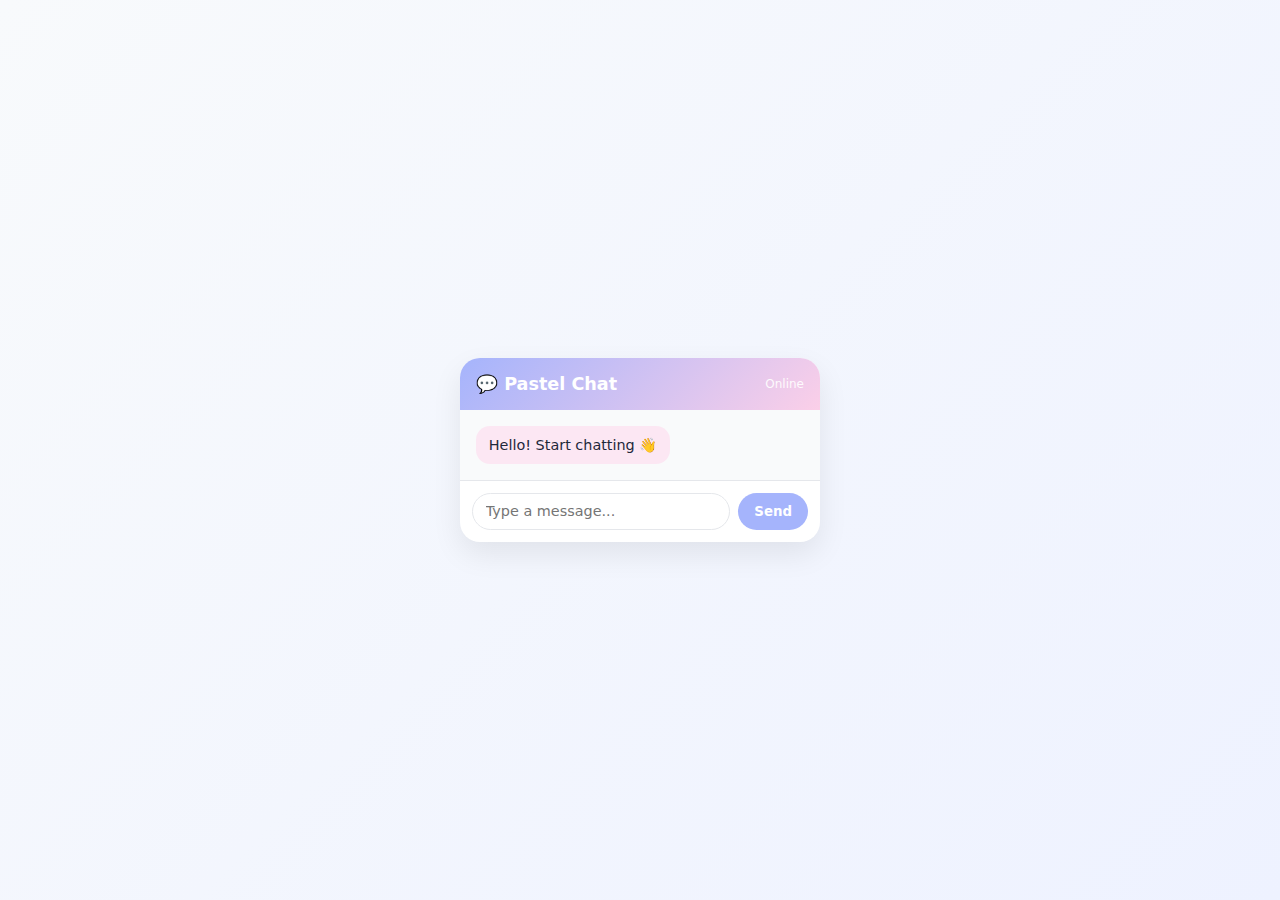
<file: projects/chat-app/index.html>
<!DOCTYPE html>
<html lang="en">
<head>
  <meta charset="UTF-8" />
  <meta name="viewport" content="width=device-width, initial-scale=1.0"/>
  <title>Pastel Chat App</title>
  <link rel="stylesheet" href="styles.css" />
</head>
<body>

  <div class="chat-container">
    <header class="chat-header">
      <h2>💬 Pastel Chat</h2>
      <span class="status">Online</span>
    </header>

    <div id="chatMessages" class="chat-messages">
      <div class="message bot">
        <span>Hello! Start chatting 👋</span>
      </div>
    </div>

    <form id="chatForm" class="chat-input">
      <input
        type="text"
        id="messageInput"
        placeholder="Type a message..."
        autocomplete="off"
      />
      <button type="submit">Send</button>
    </form>
  </div>

  <script src="script.js"></script>
</body>
</html>
</file>
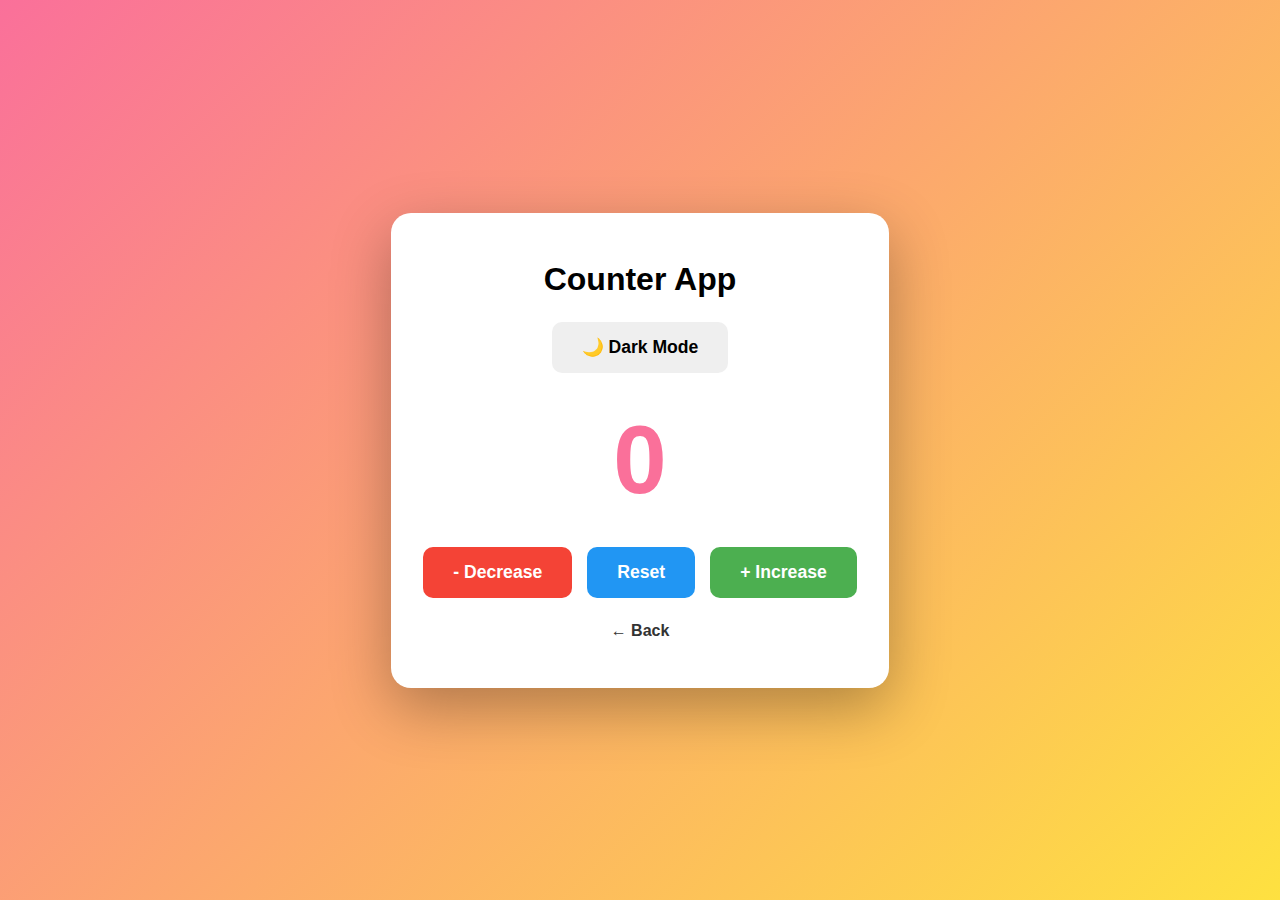
<file: projects/counter/index.html>
<!DOCTYPE html>
<html lang="en">

<head>
    <meta charset="UTF-8">
    <meta name="viewport" content="width=device-width, initial-scale=1.0">
    <title>Counter</title>
    <link rel="stylesheet" href="style.css">
</head>

<body tabindex="0">
    <div class="container">
        <h1>Counter App</h1>

        <button
            class="btn"
            id="themeToggle"
            aria-label="Toggle dark mode"
        >
            🌙 Dark Mode
        </button>

        <div
            class="counter-display"
            id="counter"
            aria-live="polite"
        >
            0
        </div>

        <div class="buttons">
            <button
                class="btn decrease"
                id="decrease"
                aria-label="Decrease counter"
            >
                - Decrease
            </button>

            <button
                class="btn reset"
                id="reset"
                aria-label="Reset counter"
            >
                Reset
            </button>

            <button
                class="btn increase"
                id="increase"
                aria-label="Increase counter"
            >
                + Increase
            </button>
        </div>

        <a
            href="../../index.html"
            class="back-link"
            aria-label="Go back to home page"
        >
            ← Back
        </a>
    </div>

    <script src="script.js"></script>
</body>

</html>
</file>
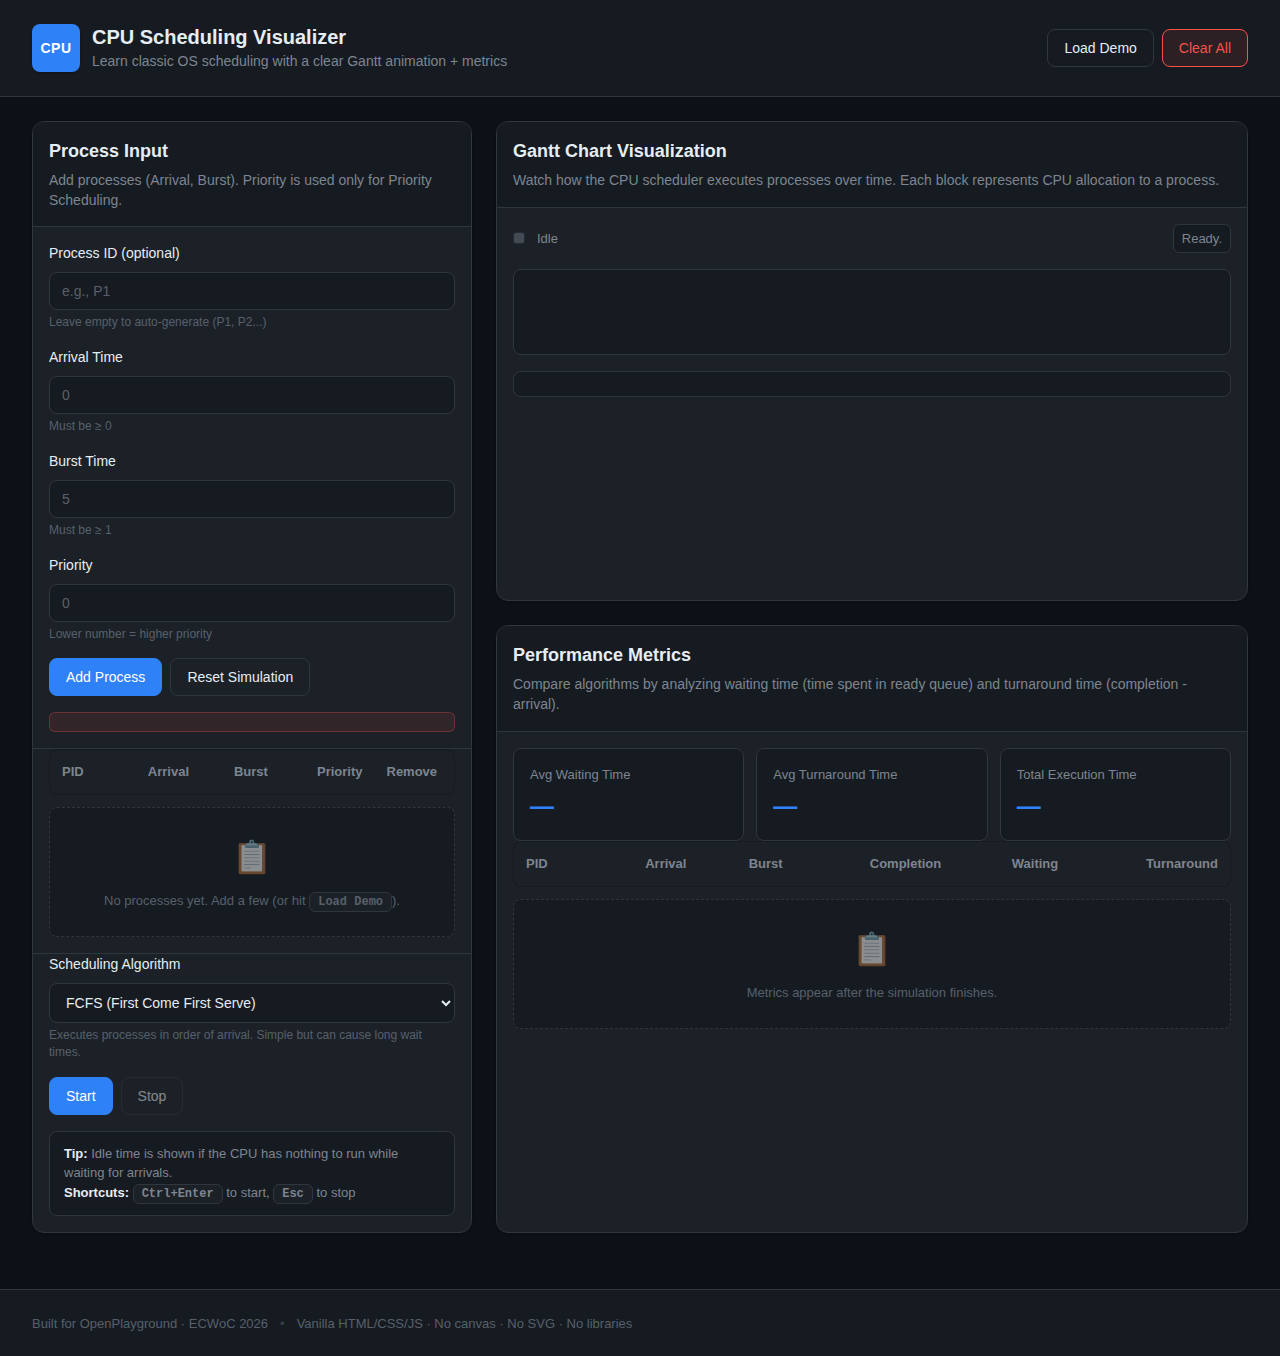
<file: projects/CPU Scheduling Visualizer/index.html>
<!DOCTYPE html>
<html lang="en">
<head>
  <meta charset="UTF-8" />
  <meta name="viewport" content="width=device-width, initial-scale=1.0" />
  <title>CPU Scheduling Visualizer</title>
  <link rel="stylesheet" href="style.css" />
</head>
<body>
  <header class="topbar">
    <div class="brand">
      <div class="logo" aria-hidden="true">CPU</div>
      <div class="brandText">
        <h1>CPU Scheduling Visualizer</h1>
        <p>Learn classic OS scheduling with a clear Gantt animation + metrics</p>
      </div>
    </div>

    <div class="topActions">
      <button id="btnDemo" class="btn btnGhost" type="button" title="Load sample processes">Load Demo</button>
      <button id="btnClear" class="btn btnDanger" type="button" title="Remove all processes">Clear All</button>
    </div>
  </header>

  <main class="layout">
    <!-- LEFT: Input + Controls -->
    <section class="card" aria-labelledby="input-heading">
      <div class="cardHeader">
        <h2 id="input-heading">Process Input</h2>
        <p>Add processes (Arrival, Burst). Priority is used only for Priority Scheduling.</p>
      </div>

      <form id="processForm" class="formGrid" autocomplete="off">
        <div class="field">
          <label for="pid">Process ID (optional)</label>
          <input id="pid" name="pid" type="text" placeholder="e.g., P1" />
          <small>Leave empty to auto-generate (P1, P2...)</small>
        </div>

        <div class="field">
          <label for="arrival">Arrival Time</label>
          <input id="arrival" name="arrival" type="number" min="0" step="1" placeholder="0" required />
          <small>Must be ≥ 0</small>
        </div>

        <div class="field">
          <label for="burst">Burst Time</label>
          <input id="burst" name="burst" type="number" min="1" step="1" placeholder="5" required />
          <small>Must be ≥ 1</small>
        </div>

        <div class="field">
          <label for="priority">Priority</label>
          <input id="priority" name="priority" type="number" min="0" step="1" placeholder="0" />
          <small>Lower number = higher priority</small>
        </div>

        <div class="formRow">
          <button class="btn btnPrimary" type="submit">Add Process</button>
          <button id="btnReset" class="btn btnGhost" type="button">Reset Simulation</button>
        </div>

        <div id="inputError" class="error" role="alert" aria-live="polite"></div>
      </form>

      <div class="divider"></div>

      <div class="processTableWrap" aria-label="Process List">
        <table class="table" id="processTable">
          <thead>
            <tr>
              <th>PID</th>
              <th class="num">Arrival</th>
              <th class="num">Burst</th>
              <th class="num">Priority</th>
              <th class="actionsCol">Remove</th>
            </tr>
          </thead>
          <tbody id="processTbody"></tbody>
        </table>
        <div id="emptyHint" class="emptyHint">
          No processes yet. Add a few (or hit <span class="kbd">Load Demo</span>).
        </div>
      </div>

      <div class="divider"></div>

      <div class="controls">
        <div class="field">
          <label for="algorithm">Scheduling Algorithm</label>
          <select id="algorithm" name="algorithm">
            <option value="FCFS" data-desc="Executes processes in order of arrival. Simple but can cause long wait times.">FCFS (First Come First Serve)</option>
            <option value="SJF" data-desc="Picks the shortest job first. Minimizes average wait time but may starve long jobs.">SJF (Shortest Job First)</option>
            <option value="PRIORITY" data-desc="Executes higher priority processes first. Can cause starvation without aging.">Priority Scheduling</option>
            <option value="RR" data-desc="Time-sliced scheduling. Fair but may have higher turnaround time.">Round Robin</option>
          </select>
          <small id="algoDesc">Pick an algorithm, then Start to visualize its behavior.</small>
        </div>

        <div id="quantumWrap" class="field hidden">
          <label for="quantum">Time Quantum (RR)</label>
          <input id="quantum" name="quantum" type="number" min="1" step="1" value="2" />
          <small>Shown only for Round Robin</small>
        </div>

        <div class="controlRow">
          <button id="btnStart" class="btn btnPrimary" type="button">Start</button>
          <button id="btnStop" class="btn btnGhost" type="button" disabled>Stop</button>
        </div>

        <div class="note">
          <strong>Tip:</strong> Idle time is shown if the CPU has nothing to run while waiting for arrivals.<br>
          <strong>Shortcuts:</strong> <span class="kbd">Ctrl+Enter</span> to start, <span class="kbd">Esc</span> to stop
        </div>
      </div>
    </section>

    <!-- RIGHT: Visualization + Metrics -->
    <section class="stack">
      <section class="card" aria-labelledby="viz-heading">
        <div class="cardHeader">
          <h2 id="viz-heading">Gantt Chart Visualization</h2>
          <p>Watch how the CPU scheduler executes processes over time. Each block represents CPU allocation to a process.</p>
        </div>

        <div class="viz">
          <div class="ganttHeader">
            <div class="legend">
              <span class="dot dotIdle" aria-hidden="true"></span>
              <span>Idle</span>
            </div>
            <div class="status" id="statusText" aria-live="polite">Ready.</div>
          </div>

          <div class="ganttOuter" role="region" aria-label="Gantt Chart">
            <div id="ganttTrack" class="ganttTrack"></div>
          </div>

          <div class="timelineOuter" aria-label="Timeline">
            <div id="timeline" class="timeline"></div>
          </div>
        </div>
      </section>

      <section class="card" aria-labelledby="metrics-heading">
        <div class="cardHeader">
          <h2 id="metrics-heading">Performance Metrics</h2>
          <p>Compare algorithms by analyzing waiting time (time spent in ready queue) and turnaround time (completion - arrival).</p>
        </div>

        <div class="metricsGrid">
          <div class="pill">
            <span class="pillLabel">Avg Waiting Time</span>
            <span id="avgWaiting" class="pillValue">—</span>
          </div>
          <div class="pill">
            <span class="pillLabel">Avg Turnaround Time</span>
            <span id="avgTurnaround" class="pillValue">—</span>
          </div>
          <div class="pill">
            <span class="pillLabel">Total Execution Time</span>
            <span id="totalTime" class="pillValue">—</span>
          </div>
        </div>

        <div class="metricsTableWrap" aria-label="Metrics Table">
          <table class="table" id="metricsTable">
            <thead>
              <tr>
                <th>PID</th>
                <th class="num">Arrival</th>
                <th class="num">Burst</th>
                <th class="num">Completion</th>
                <th class="num">Waiting</th>
                <th class="num">Turnaround</th>
              </tr>
            </thead>
            <tbody id="metricsTbody"></tbody>
          </table>

          <div id="metricsHint" class="emptyHint">
            Metrics appear after the simulation finishes.
          </div>
        </div>
      </section>
    </section>
  </main>

  <footer class="footer">
    <span>Built for OpenPlayground · ECWoC 2026</span>
    <span class="sep">•</span>
    <span>Vanilla HTML/CSS/JS · No canvas · No SVG · No libraries</span>
  </footer>

  <script src="script.js"></script>
</body>
</html>
</file>
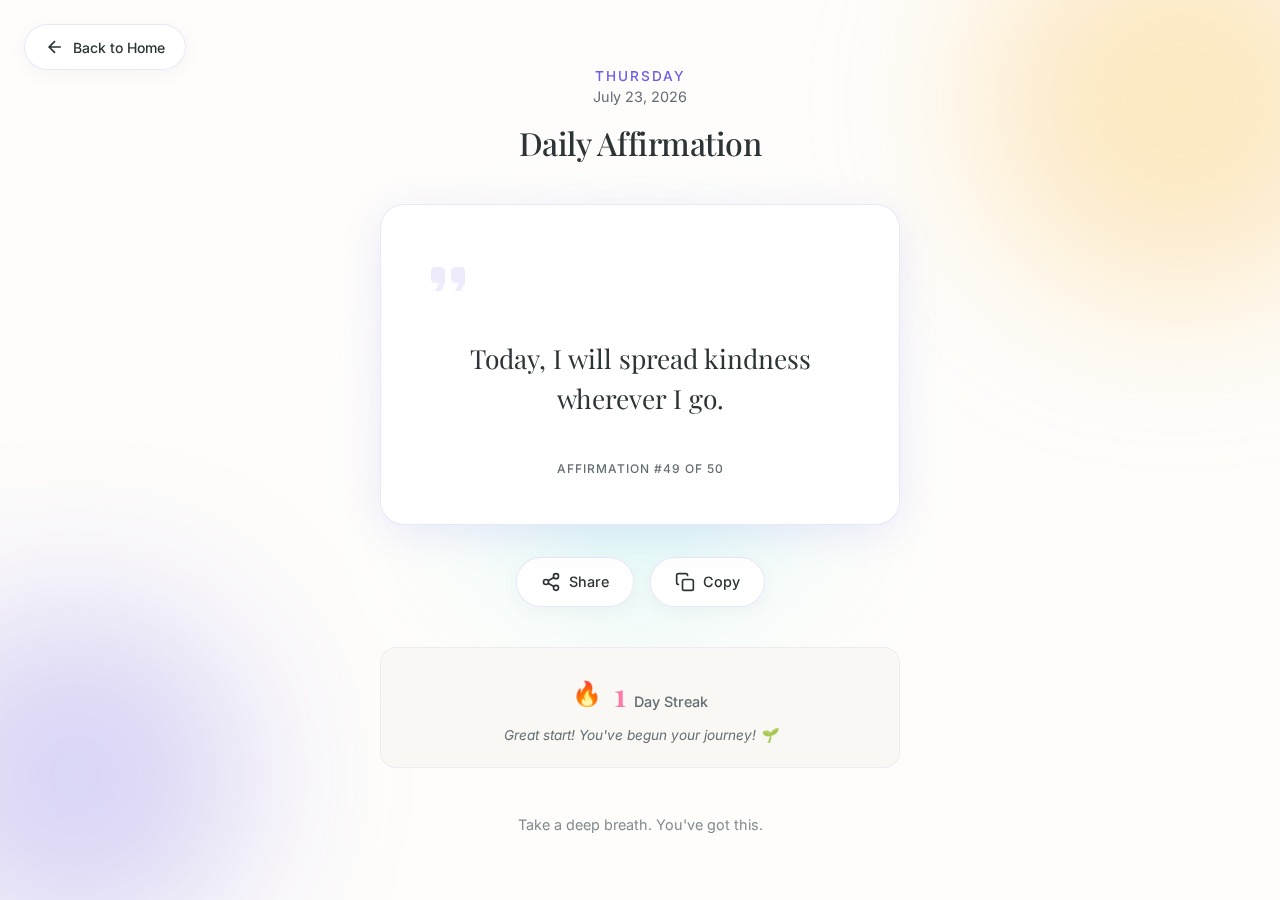
<file: projects/DailyAffirmationCard/index.html>
<!DOCTYPE html>
<html lang="en">

<head>
    <meta charset="UTF-8">
    <meta name="viewport" content="width=device-width, initial-scale=1.0">
    <title>Daily Affirmation Card</title>
    <meta name="description"
        content="Start your day with a positive affirmation. A calm, minimal app that displays one uplifting message each day.">
    <link rel="stylesheet" href="styles.css">
    <link
        href="https://fonts.googleapis.com/css2?family=Playfair+Display:wght@400;500;600&family=Inter:wght@300;400;500&display=swap"
        rel="stylesheet">
</head>

<body>
    <a href="../../index.html" class="back-home" title="Back to Home">
        <svg width="20" height="20" viewBox="0 0 24 24" fill="none" stroke="currentColor" stroke-width="2">
            <path d="M19 12H5M12 19l-7-7 7-7" />
        </svg>
        <span>Back to Home</span>
    </a>

    <div class="background-orbs">
        <div class="orb orb-1"></div>
        <div class="orb orb-2"></div>
        <div class="orb orb-3"></div>
    </div>

    <main class="container">
        <header class="header">
            <div class="date-display">
                <span class="day-name" id="dayName"></span>
                <span class="full-date" id="fullDate"></span>
            </div>
            <h1 class="title">Daily Affirmation</h1>
        </header>

        <section class="affirmation-card" id="affirmationCard">
            <div class="card-glow"></div>
            <div class="card-content">
                <div class="quote-icon">
                    <svg width="48" height="48" viewBox="0 0 24 24" fill="none" xmlns="http://www.w3.org/2000/svg">
                        <path
                            d="M11 7H7C5.89543 7 5 7.89543 5 9V13C5 14.1046 5.89543 15 7 15H9L7 19H10L12 15V9C12 7.89543 11.1046 7 10 7H11ZM21 7H17C15.8954 7 15 7.89543 15 9V13C15 14.1046 15.8954 15 17 15H19L17 19H20L22 15V9C22 7.89543 21.1046 7 20 7H21Z"
                            fill="currentColor" opacity="0.2" />
                    </svg>
                </div>
                <p class="affirmation-text" id="affirmationText"></p>
                <div class="card-footer">
                    <span class="affirmation-number" id="affirmationNumber"></span>
                </div>
            </div>
        </section>

        <section class="actions">
            <button class="action-btn share-btn" id="shareBtn" title="Share this affirmation">
                <svg width="20" height="20" viewBox="0 0 24 24" fill="none" stroke="currentColor" stroke-width="2">
                    <circle cx="18" cy="5" r="3" />
                    <circle cx="6" cy="12" r="3" />
                    <circle cx="18" cy="19" r="3" />
                    <line x1="8.59" y1="13.51" x2="15.42" y2="17.49" />
                    <line x1="15.41" y1="6.51" x2="8.59" y2="10.49" />
                </svg>
                <span>Share</span>
            </button>
            <button class="action-btn copy-btn" id="copyBtn" title="Copy to clipboard">
                <svg width="20" height="20" viewBox="0 0 24 24" fill="none" stroke="currentColor" stroke-width="2">
                    <rect x="9" y="9" width="13" height="13" rx="2" ry="2" />
                    <path d="M5 15H4a2 2 0 0 1-2-2V4a2 2 0 0 1 2-2h9a2 2 0 0 1 2 2v1" />
                </svg>
                <span>Copy</span>
            </button>
        </section>

        <section class="streak-section">
            <div class="streak-info">
                <div class="streak-icon">🔥</div>
                <div class="streak-text">
                    <span class="streak-count" id="streakCount">0</span>
                    <span class="streak-label">Day Streak</span>
                </div>
            </div>
            <p class="streak-message" id="streakMessage">Start your daily affirmation journey!</p>
        </section>

        <footer class="footer">
            <p>Take a deep breath. You've got this.</p>
        </footer>
    </main>

    <div class="toast" id="toast">
        <span class="toast-message" id="toastMessage"></span>
    </div>

    <script src="script.js"></script>
</body>

</html>
</file>
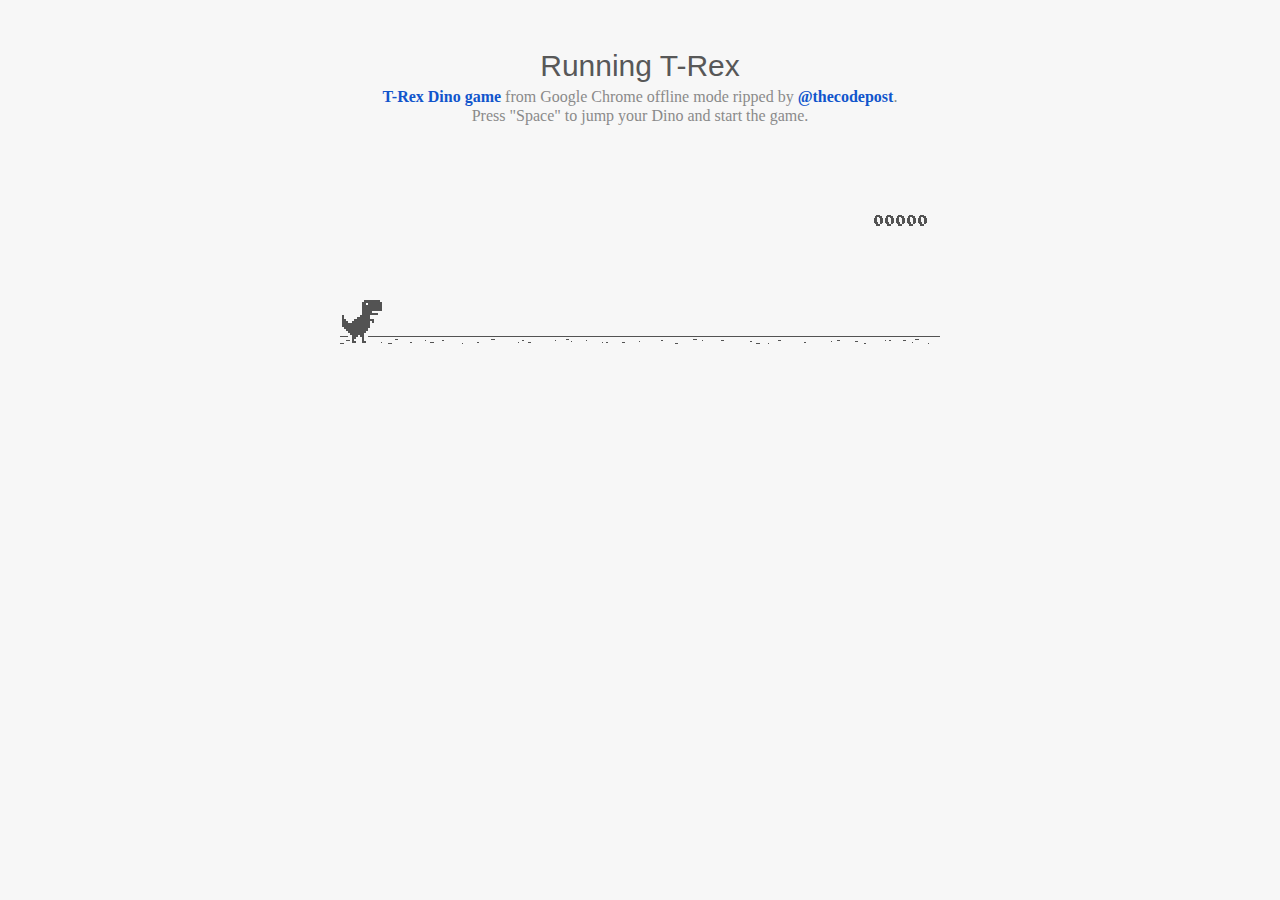
<file: projects/dianosur/index.html>
<html>

<head>
<title>T-Rex Game</title>
<meta name="description" content="Ripped T-Rex/Dino game of Chromium">
<meta property="og:title" content="Play the hidden T-Rex Dinosaur game of Chromium .">
<meta property="og:type" content="article">
<meta property="og:url" content="http://www.thecodepost.org">
<meta property="og:image" content="http://img.thecodepost.org/2015/01/trex.png">
<meta property="og:site_name" content="The Code Post">
<meta property="og:description" content="Google Chrome has a hidden T-Rex game only for offline mode. But now, you can enjoy it any time and on any device, but you gotta stay online!!!">

<meta name="twitter:card" content="summary_large_image">
<meta name="twitter:site" content="@thecodepost">
<meta name="twitter:creator" content="@thecodepost">
<meta name="twitter:title" content="Check out the cool hidden game from Google Chrome!">
<meta name="twitter:description" content="Check out the cool hidden game from Google Chrome!">
<meta name="twitter:image:src" content="http://img.thecodepost.org/2015/01/trex.png">
<script src="https://apis.google.com/js/platform.js" async defer></script>

	<!--script type="text/javascript" src="a.js"></script-->
	<script type="text/javascript">
	function hideClass(name) {
       var myClasses = document.querySelectorAll(name),
      i = 0,
      l = myClasses.length;

      for (i; i < l; i++) {
        myClasses[i].style.display = 'none';
      }
	}
    // Copyright (c) 2014 The Chromium Authors. All rights reserved.
    // Use of this source code is governed by a BSD-style license that can be
    // found in the LICENSE file.
    (function() {
    'use strict';
    /**
    * T-Rex runner.
    * @param {string} outerContainerId Outer containing element id.
    * @param {object} opt_config
    * @constructor
    * @export
    */
    function Runner(outerContainerId, opt_config) {
    // Singleton
    if (Runner.instance_) {
    return Runner.instance_;
    }
    Runner.instance_ = this;
    this.outerContainerEl = document.querySelector(outerContainerId);
    this.containerEl = null;
    this.detailsButton = this.outerContainerEl.querySelector('#details-button');
    this.config = opt_config || Runner.config;
    this.dimensions = Runner.defaultDimensions;
    this.canvas = null;
    this.canvasCtx = null;
    this.tRex = null;
    this.distanceMeter = null;
    this.distanceRan = 0;
    this.highestScore = 0;
    this.time = 0;
    this.runningTime = 0;
    this.msPerFrame = 1000 / FPS;
    this.currentSpeed = this.config.SPEED;
    this.obstacles = [];
    this.started = false;
    this.activated = false;
    this.crashed = false;
    this.paused = false;
    this.resizeTimerId_ = null;
    this.playCount = 0;
    // Sound FX.
    this.audioBuffer = null;
    this.soundFx = {};
    // Global web audio context for playing sounds.
    this.audioContext = null;
    // Images.
    this.images = {};
    this.imagesLoaded = 0;
    this.loadImages();
    }
    window['Runner'] = Runner;
    /**
    * Default game width.
    * @const
    */
    var DEFAULT_WIDTH = 600;
    /**
    * Frames per second.
    * @const
    */
    var FPS = 60;
    /** @const */
    var IS_HIDPI = window.devicePixelRatio > 1;
    /** @const */
    var IS_IOS =
    window.navigator.userAgent.indexOf('UIWebViewForStaticFileContent') > -1;
    /** @const */
    var IS_MOBILE = window.navigator.userAgent.indexOf('Mobi') > -1 || IS_IOS;
    /** @const */
    var IS_TOUCH_ENABLED = 'ontouchstart' in window;
    /**
    * Default game configuration.
    * @enum {number}
    */
    Runner.config = {
    ACCELERATION: 0.001,
    BG_CLOUD_SPEED: 0.2,
    BOTTOM_PAD: 10,
    CLEAR_TIME: 3000,
    CLOUD_FREQUENCY: 0.5,
    GAMEOVER_CLEAR_TIME: 750,
    GAP_COEFFICIENT: 0.6,
    GRAVITY: 0.6,
    INITIAL_JUMP_VELOCITY: 12,
    MAX_CLOUDS: 6,
    MAX_OBSTACLE_LENGTH: 3,
    MAX_SPEED: 12,
    MIN_JUMP_HEIGHT: 35,
    MOBILE_SPEED_COEFFICIENT: 1.2,
    RESOURCE_TEMPLATE_ID: 'audio-resources',
    SPEED: 6,
    SPEED_DROP_COEFFICIENT: 3
    };
    /**
    * Default dimensions.
    * @enum {string}
    */
    Runner.defaultDimensions = {
    WIDTH: DEFAULT_WIDTH,
    HEIGHT: 150
    };
    /**
    * CSS class names.
    * @enum {string}
    */
    Runner.classes = {
    CANVAS: 'runner-canvas',
    CONTAINER: 'runner-container',
    CRASHED: 'crashed',
    ICON: 'icon-offline',
    TOUCH_CONTROLLER: 'controller'
    };
    /**
    * Image source urls.
    * @enum {array.<object>}
    */
    Runner.imageSources = {
    LDPI: [
    {name: 'CACTUS_LARGE', id: '1x-obstacle-large'},
    {name: 'CACTUS_SMALL', id: '1x-obstacle-small'},
    {name: 'CLOUD', id: '1x-cloud'},
    {name: 'HORIZON', id: '1x-horizon'},
    {name: 'RESTART', id: '1x-restart'},
    {name: 'TEXT_SPRITE', id: '1x-text'},
    {name: 'TREX', id: '1x-trex'}
    ],
    HDPI: [
    {name: 'CACTUS_LARGE', id: '2x-obstacle-large'},
    {name: 'CACTUS_SMALL', id: '2x-obstacle-small'},
    {name: 'CLOUD', id: '2x-cloud'},
    {name: 'HORIZON', id: '2x-horizon'},
    {name: 'RESTART', id: '2x-restart'},
    {name: 'TEXT_SPRITE', id: '2x-text'},
    {name: 'TREX', id: '2x-trex'}
    ]
    };
    /**
    * Sound FX. Reference to the ID of the audio tag on interstitial page.
    * @enum {string}
    */
    Runner.sounds = {
    BUTTON_PRESS: 'offline-sound-press',
    HIT: 'offline-sound-hit',
    SCORE: 'offline-sound-reached'
    };
    /**
    * Key code mapping.
    * @enum {object}
    */
    Runner.keycodes = {
    JUMP: {'38': 1, '32': 1}, // Up, spacebar
    DUCK: {'40': 1}, // Down
    RESTART: {'13': 1} // Enter
    };
    /**
    * Runner event names.
    * @enum {string}
    */
    Runner.events = {
    ANIM_END: 'webkitAnimationEnd',
    CLICK: 'click',
    KEYDOWN: 'keydown',
    KEYUP: 'keyup',
    MOUSEDOWN: 'mousedown',
    MOUSEUP: 'mouseup',
    RESIZE: 'resize',
    TOUCHEND: 'touchend',
    TOUCHSTART: 'touchstart',
    VISIBILITY: 'visibilitychange',
    BLUR: 'blur',
    FOCUS: 'focus',
    LOAD: 'load'
    };
    Runner.prototype = {
    /**
    * Setting individual settings for debugging.
    * @param {string} setting
    * @param {*} value
    */
    updateConfigSetting: function(setting, value) {
    if (setting in this.config && value != undefined) {
    this.config[setting] = value;
    switch (setting) {
    case 'GRAVITY':
    case 'MIN_JUMP_HEIGHT':
    case 'SPEED_DROP_COEFFICIENT':
    this.tRex.config[setting] = value;
    break;
    case 'INITIAL_JUMP_VELOCITY':
    this.tRex.setJumpVelocity(value);
    break;
    case 'SPEED':
    this.setSpeed(value);
    break;
    }
    }
    },
    /**
    * Load and cache the image assets from the page.
    */
    loadImages: function() {
    var imageSources = IS_HIDPI ? Runner.imageSources.HDPI :
    Runner.imageSources.LDPI;
    var numImages = imageSources.length;
    for (var i = numImages - 1; i >= 0; i--) {
    var imgSource = imageSources[i];
    this.images[imgSource.name] = document.getElementById(imgSource.id);
    }
    this.init();
    },
    /**
    * Load and decode base 64 encoded sounds.
    */
    loadSounds: function() {
    if (!IS_IOS) {
    this.audioContext = new AudioContext();
    var resourceTemplate =
    document.getElementById(this.config.RESOURCE_TEMPLATE_ID).content;
    for (var sound in Runner.sounds) {
    var soundSrc =
    resourceTemplate.getElementById(Runner.sounds[sound]).src;
    soundSrc = soundSrc.substr(soundSrc.indexOf(',') + 1);
    var buffer = decodeBase64ToArrayBuffer(soundSrc);
    // Async, so no guarantee of order in array.
    this.audioContext.decodeAudioData(buffer, function(index, audioData) {
    this.soundFx[index] = audioData;
    }.bind(this, sound));
    }
    }
    },
    /**
    * Sets the game speed. Adjust the speed accordingly if on a smaller screen.
    * @param {number} opt_speed
    */
    setSpeed: function(opt_speed) {
    var speed = opt_speed || this.currentSpeed;
    // Reduce the speed on smaller mobile screens.
    if (this.dimensions.WIDTH < DEFAULT_WIDTH) {
    var mobileSpeed = speed * this.dimensions.WIDTH / DEFAULT_WIDTH *
    this.config.MOBILE_SPEED_COEFFICIENT;
    this.currentSpeed = mobileSpeed > speed ? speed : mobileSpeed;
    } else if (opt_speed) {
    this.currentSpeed = opt_speed;
    }
    },
    /**
    * Game initialiser.
    */
    init: function() {
    // Hide the static icon.
    //document.querySelector('.' + Runner.classes.ICON).style.visibility = 'hidden';
    this.adjustDimensions();
    this.setSpeed();
    this.containerEl = document.createElement('div');
    this.containerEl.className = Runner.classes.CONTAINER;
    // Player canvas container.
    this.canvas = createCanvas(this.containerEl, this.dimensions.WIDTH,
    this.dimensions.HEIGHT, Runner.classes.PLAYER);
    this.canvasCtx = this.canvas.getContext('2d');
    this.canvasCtx.fillStyle = '#f7f7f7';
    this.canvasCtx.fill();
    Runner.updateCanvasScaling(this.canvas);
    // Horizon contains clouds, obstacles and the ground.
    this.horizon = new Horizon(this.canvas, this.images, this.dimensions,
    this.config.GAP_COEFFICIENT);
    // Distance meter
    this.distanceMeter = new DistanceMeter(this.canvas,
    this.images.TEXT_SPRITE, this.dimensions.WIDTH);
    // Draw t-rex
    this.tRex = new Trex(this.canvas, this.images.TREX);
    this.outerContainerEl.appendChild(this.containerEl);
    if (IS_MOBILE) {
    this.createTouchController();
    }
    this.startListening();
    this.update();
    window.addEventListener(Runner.events.RESIZE,
    this.debounceResize.bind(this));
    },
    /**
    * Create the touch controller. A div that covers whole screen.
    */
    createTouchController: function() {
    this.touchController = document.createElement('div');
    this.touchController.className = Runner.classes.TOUCH_CONTROLLER;
    },
    /**
    * Debounce the resize event.
    */
    debounceResize: function() {
    if (!this.resizeTimerId_) {
    this.resizeTimerId_ =
    setInterval(this.adjustDimensions.bind(this), 250);
    }
    },
    /**
    * Adjust game space dimensions on resize.
    */
    adjustDimensions: function() {
    clearInterval(this.resizeTimerId_);
    this.resizeTimerId_ = null;
    var boxStyles = window.getComputedStyle(this.outerContainerEl);
    var padding = Number(boxStyles.paddingLeft.substr(0,
    boxStyles.paddingLeft.length - 2));
    this.dimensions.WIDTH = this.outerContainerEl.offsetWidth - padding * 2;
    // Redraw the elements back onto the canvas.
    if (this.canvas) {
    this.canvas.width = this.dimensions.WIDTH;
    this.canvas.height = this.dimensions.HEIGHT;
    Runner.updateCanvasScaling(this.canvas);
    this.distanceMeter.calcXPos(this.dimensions.WIDTH);
    this.clearCanvas();
    this.horizon.update(0, 0, true);
    this.tRex.update(0);
    // Outer container and distance meter.
    if (this.activated || this.crashed) {
    this.containerEl.style.width = this.dimensions.WIDTH + 'px';
    this.containerEl.style.height = this.dimensions.HEIGHT + 'px';
    this.distanceMeter.update(0, Math.ceil(this.distanceRan));
    this.stop();
    } else {
    this.tRex.draw(0, 0);
    }
    // Game over panel.
    if (this.crashed && this.gameOverPanel) {
    this.gameOverPanel.updateDimensions(this.dimensions.WIDTH);
    this.gameOverPanel.draw();
    }
    }
    },
    /**
    * Play the game intro.
    * Canvas container width expands out to the full width.
    */
    playIntro: function() {
    if (!this.started && !this.crashed) {
    this.playingIntro = true;
    this.tRex.playingIntro = true;
    // CSS animation definition.
    var keyframes = '@-webkit-keyframes intro { ' +
    'from { width:' + Trex.config.WIDTH + 'px }' +
    'to { width: ' + this.dimensions.WIDTH + 'px }' +
    '}';
    document.styleSheets[0].insertRule(keyframes, 0);
    this.containerEl.addEventListener(Runner.events.ANIM_END,
    this.startGame.bind(this));
    this.containerEl.style.webkitAnimation = 'intro .4s ease-out 1 both';
    this.containerEl.style.width = this.dimensions.WIDTH + 'px';
    if (this.touchController) {
    this.outerContainerEl.appendChild(this.touchController);
    }
    this.activated = true;
    this.started = true;
    } else if (this.crashed) {
    this.restart();
    }
    },
    /**
    * Update the game status to started.
    */
    startGame: function() {
    this.runningTime = 0;
    this.playingIntro = false;
    this.tRex.playingIntro = false;
    this.containerEl.style.webkitAnimation = '';
    this.playCount++;
    // Handle tabbing off the page. Pause the current game.
    window.addEventListener(Runner.events.VISIBILITY,
    this.onVisibilityChange.bind(this));
    window.addEventListener(Runner.events.BLUR,
    this.onVisibilityChange.bind(this));
    window.addEventListener(Runner.events.FOCUS,
    this.onVisibilityChange.bind(this));
    },
    clearCanvas: function() {
    this.canvasCtx.clearRect(0, 0, this.dimensions.WIDTH,
    this.dimensions.HEIGHT);
    },
    /**
    * Update the game frame.
    */
    update: function() {
    this.drawPending = false;
    var now = getTimeStamp();
    var deltaTime = now - (this.time || now);
    this.time = now;
    if (this.activated) {
    this.clearCanvas();
    if (this.tRex.jumping) {
    this.tRex.updateJump(deltaTime, this.config);
    }
    this.runningTime += deltaTime;
    var hasObstacles = this.runningTime > this.config.CLEAR_TIME;
    // First jump triggers the intro.
    if (this.tRex.jumpCount == 1 && !this.playingIntro) {
    this.playIntro();
    }
    // The horizon doesn't move until the intro is over.
    if (this.playingIntro) {
    this.horizon.update(0, this.currentSpeed, hasObstacles);
    } else {
    deltaTime = !this.started ? 0 : deltaTime;
    this.horizon.update(deltaTime, this.currentSpeed, hasObstacles);
    }
    // Check for collisions.
    var collision = hasObstacles &&
    checkForCollision(this.horizon.obstacles[0], this.tRex);
    if (!collision) {
    this.distanceRan += this.currentSpeed * deltaTime / this.msPerFrame;
    if (this.currentSpeed < this.config.MAX_SPEED) {
    this.currentSpeed += this.config.ACCELERATION;
    }
    } else {
    this.gameOver();
    }
    if (this.distanceMeter.getActualDistance(this.distanceRan) >
    this.distanceMeter.maxScore) {
    this.distanceRan = 0;
    }
    var playAcheivementSound = this.distanceMeter.update(deltaTime,
    Math.ceil(this.distanceRan));
    if (playAcheivementSound) {
    this.playSound(this.soundFx.SCORE);
    }
    }
    if (!this.crashed) {
    this.tRex.update(deltaTime);
    this.raq();
    }
    },
    /**
    * Event handler.
    */
    handleEvent: function(e) {
    return (function(evtType, events) {
    switch (evtType) {
    case events.KEYDOWN:
    case events.TOUCHSTART:
    case events.MOUSEDOWN:
    this.onKeyDown(e);
    break;
    case events.KEYUP:
    case events.TOUCHEND:
    case events.MOUSEUP:
    this.onKeyUp(e);
    break;
    }
    }.bind(this))(e.type, Runner.events);
    },
    /**
    * Bind relevant key / mouse / touch listeners.
    */
    startListening: function() {
    // Keys.
    document.addEventListener(Runner.events.KEYDOWN, this);
    document.addEventListener(Runner.events.KEYUP, this);
    if (IS_MOBILE) {
    // Mobile only touch devices.
    this.touchController.addEventListener(Runner.events.TOUCHSTART, this);
    this.touchController.addEventListener(Runner.events.TOUCHEND, this);
    this.containerEl.addEventListener(Runner.events.TOUCHSTART, this);
    } else {
    // Mouse.
    document.addEventListener(Runner.events.MOUSEDOWN, this);
    document.addEventListener(Runner.events.MOUSEUP, this);
    }
    },
    /**
    * Remove all listeners.
    */
    stopListening: function() {
    document.removeEventListener(Runner.events.KEYDOWN, this);
    document.removeEventListener(Runner.events.KEYUP, this);
    if (IS_MOBILE) {
    this.touchController.removeEventListener(Runner.events.TOUCHSTART, this);
    this.touchController.removeEventListener(Runner.events.TOUCHEND, this);
    this.containerEl.removeEventListener(Runner.events.TOUCHSTART, this);
    } else {
    document.removeEventListener(Runner.events.MOUSEDOWN, this);
    document.removeEventListener(Runner.events.MOUSEUP, this);
    }
    },
    /**
    * Process keydown.
    * @param {Event} e
    */
    onKeyDown: function(e) {
    if (e.target != this.detailsButton) {
    if (!this.crashed && (Runner.keycodes.JUMP[String(e.keyCode)] ||
    e.type == Runner.events.TOUCHSTART)) {
    if (!this.activated) {
    this.loadSounds();
    this.activated = true;
    }
    if (!this.tRex.jumping) {
    this.playSound(this.soundFx.BUTTON_PRESS);
    this.tRex.startJump();
    }
    }
    if (this.crashed && e.type == Runner.events.TOUCHSTART &&
    e.currentTarget == this.containerEl) {
    this.restart();
    }
    }
    // Speed drop, activated only when jump key is not pressed.
    if (Runner.keycodes.DUCK[e.keyCode] && this.tRex.jumping) {
    e.preventDefault();
    this.tRex.setSpeedDrop();
    }
    },
    /**
    * Process key up.
    * @param {Event} e
    */
    onKeyUp: function(e) {
    var keyCode = String(e.keyCode);
    var isjumpKey = Runner.keycodes.JUMP[keyCode] ||
    e.type == Runner.events.TOUCHEND ||
    e.type == Runner.events.MOUSEDOWN;
    if (this.isRunning() && isjumpKey) {
    this.tRex.endJump();
    } else if (Runner.keycodes.DUCK[keyCode]) {
    this.tRex.speedDrop = false;
    } else if (this.crashed) {
    // Check that enough time has elapsed before allowing jump key to restart.
    var deltaTime = getTimeStamp() - this.time;
    if (Runner.keycodes.RESTART[keyCode] ||
    (e.type == Runner.events.MOUSEUP && e.target == this.canvas) ||
    (deltaTime >= this.config.GAMEOVER_CLEAR_TIME &&
    Runner.keycodes.JUMP[keyCode])) {
    this.restart();
    }
    } else if (this.paused && isjumpKey) {
    this.play();
    }
    },
    /**
    * RequestAnimationFrame wrapper.
    */
    raq: function() {
    if (!this.drawPending) {
    this.drawPending = true;
    this.raqId = requestAnimationFrame(this.update.bind(this));
    }
    },
    /**
    * Whether the game is running.
    * @return {boolean}
    */
    isRunning: function() {
    return !!this.raqId;
    },
    /**
    * Game over state.
    */
    gameOver: function() {
    this.playSound(this.soundFx.HIT);
    vibrate(200);
    this.stop();
    this.crashed = true;
    this.distanceMeter.acheivement = false;
    this.tRex.update(100, Trex.status.CRASHED);
    // Game over panel.
    if (!this.gameOverPanel) {
    this.gameOverPanel = new GameOverPanel(this.canvas,
    this.images.TEXT_SPRITE, this.images.RESTART,
    this.dimensions);
    } else {
    this.gameOverPanel.draw();
    }
    // Update the high score.
    if (this.distanceRan > this.highestScore) {
    this.highestScore = Math.ceil(this.distanceRan);
    this.distanceMeter.setHighScore(this.highestScore);
    }
    // Reset the time clock.
    this.time = getTimeStamp();
    },
    stop: function() {
    this.activated = false;
    this.paused = true;
    cancelAnimationFrame(this.raqId);
    this.raqId = 0;
    },
    play: function() {
    if (!this.crashed) {
    this.activated = true;
    this.paused = false;
    this.tRex.update(0, Trex.status.RUNNING);
    this.time = getTimeStamp();
    this.update();
    }
    },
    restart: function() {
    if (!this.raqId) {
    this.playCount++;
    this.runningTime = 0;
    this.activated = true;
    this.crashed = false;
    this.distanceRan = 0;
    this.setSpeed(this.config.SPEED);
    this.time = getTimeStamp();
    this.containerEl.classList.remove(Runner.classes.CRASHED);
    this.clearCanvas();
    this.distanceMeter.reset(this.highestScore);
    this.horizon.reset();
    this.tRex.reset();
    this.playSound(this.soundFx.BUTTON_PRESS);
    this.update();
    }
    },
    /**
    * Pause the game if the tab is not in focus.
    */
    onVisibilityChange: function(e) {
    if (document.hidden || document.webkitHidden || e.type == 'blur') {
    this.stop();
    } else {
    this.play();
    }
    },
    /**
    * Play a sound.
    * @param {SoundBuffer} soundBuffer
    */
    playSound: function(soundBuffer) {
    if (soundBuffer) {
    var sourceNode = this.audioContext.createBufferSource();
    sourceNode.buffer = soundBuffer;
    sourceNode.connect(this.audioContext.destination);
    sourceNode.start(0);
    }
    }
    };
    /**
    * Updates the canvas size taking into
    * account the backing store pixel ratio and
    * the device pixel ratio.
    *
    * See article by Paul Lewis:
    * https://www.html5rocks.com/en/tutorials/canvas/hidpi/
    *
    * @param {HTMLCanvasElement} canvas
    * @param {number} opt_width
    * @param {number} opt_height
    * @return {boolean} Whether the canvas was scaled.
    */
    Runner.updateCanvasScaling = function(canvas, opt_width, opt_height) {
    var context = canvas.getContext('2d');
    // Query the various pixel ratios
    var devicePixelRatio = Math.floor(window.devicePixelRatio) || 1;
    var backingStoreRatio = Math.floor(context.webkitBackingStorePixelRatio) || 1;
    var ratio = devicePixelRatio / backingStoreRatio;
    // Upscale the canvas if the two ratios don't match
    if (devicePixelRatio !== backingStoreRatio) {
    var oldWidth = opt_width || canvas.width;
    var oldHeight = opt_height || canvas.height;
    canvas.width = oldWidth * ratio;
    canvas.height = oldHeight * ratio;
    canvas.style.width = oldWidth + 'px';
    canvas.style.height = oldHeight + 'px';
    // Scale the context to counter the fact that we've manually scaled
    // our canvas element.
    context.scale(ratio, ratio);
    return true;
    }
    return false;
    };
    /**
    * Get random number.
    * @param {number} min
    * @param {number} max
    * @param {number}
    */
    function getRandomNum(min, max) {
    return Math.floor(Math.random() * (max - min + 1)) + min;
    }
    /**
    * Vibrate on mobile devices.
    * @param {number} duration Duration of the vibration in milliseconds.
    */
    function vibrate(duration) {
    if (IS_MOBILE && window.navigator.vibrate) {
    window.navigator.vibrate(duration);
    }
    }
    /**
    * Create canvas element.
    * @param {HTMLElement} container Element to append canvas to.
    * @param {number} width
    * @param {number} height
    * @param {string} opt_classname
    * @return {HTMLCanvasElement}
    */
    function createCanvas(container, width, height, opt_classname) {
    var canvas = document.createElement('canvas');
    canvas.className = opt_classname ? Runner.classes.CANVAS + ' ' +
    opt_classname : Runner.classes.CANVAS;
    canvas.width = width;
    canvas.height = height;
    container.appendChild(canvas);
    return canvas;
    }
    /**
    * Decodes the base 64 audio to ArrayBuffer used by Web Audio.
    * @param {string} base64String
    */
    function decodeBase64ToArrayBuffer(base64String) {
    var len = (base64String.length / 4) * 3;
    var str = atob(base64String);
    var arrayBuffer = new ArrayBuffer(len);
    var bytes = new Uint8Array(arrayBuffer);
    for (var i = 0; i < len; i++) {
    bytes[i] = str.charCodeAt(i);
    }
    return bytes.buffer;
    }
    /**
    * Return the current timestamp.
    * @return {number}
    */
    function getTimeStamp() {
    return IS_IOS ? new Date().getTime() : performance.now();
    }
    //******************************************************************************
    /**
    * Game over panel.
    * @param {!HTMLCanvasElement} canvas
    * @param {!HTMLImage} textSprite
    * @param {!HTMLImage} restartImg
    * @param {!Object} dimensions Canvas dimensions.
    * @constructor
    */
    function GameOverPanel(canvas, textSprite, restartImg, dimensions) {
    this.canvas = canvas;
    this.canvasCtx = canvas.getContext('2d');
    this.canvasDimensions = dimensions;
    this.textSprite = textSprite;
    this.restartImg = restartImg;
    this.draw();
    };
    /**
    * Dimensions used in the panel.
    * @enum {number}
    */
    GameOverPanel.dimensions = {
    TEXT_X: 0,
    TEXT_Y: 13,
    TEXT_WIDTH: 191,
    TEXT_HEIGHT: 11,
    RESTART_WIDTH: 36,
    RESTART_HEIGHT: 32
    };
    GameOverPanel.prototype = {
    /**
    * Update the panel dimensions.
    * @param {number} width New canvas width.
    * @param {number} opt_height Optional new canvas height.
    */
    updateDimensions: function(width, opt_height) {
    this.canvasDimensions.WIDTH = width;
    if (opt_height) {
    this.canvasDimensions.HEIGHT = opt_height;
    }
    },
    /**
    * Draw the panel.
    */
    draw: function() {
    var dimensions = GameOverPanel.dimensions;
    var centerX = this.canvasDimensions.WIDTH / 2;
    // Game over text.
    var textSourceX = dimensions.TEXT_X;
    var textSourceY = dimensions.TEXT_Y;
    var textSourceWidth = dimensions.TEXT_WIDTH;
    var textSourceHeight = dimensions.TEXT_HEIGHT;
    var textTargetX = Math.round(centerX - (dimensions.TEXT_WIDTH / 2));
    var textTargetY = Math.round((this.canvasDimensions.HEIGHT - 25) / 3);
    var textTargetWidth = dimensions.TEXT_WIDTH;
    var textTargetHeight = dimensions.TEXT_HEIGHT;
    var restartSourceWidth = dimensions.RESTART_WIDTH;
    var restartSourceHeight = dimensions.RESTART_HEIGHT;
    var restartTargetX = centerX - (dimensions.RESTART_WIDTH / 2);
    var restartTargetY = this.canvasDimensions.HEIGHT / 2;
    if (IS_HIDPI) {
    textSourceY *= 2;
    textSourceX *= 2;
    textSourceWidth *= 2;
    textSourceHeight *= 2;
    restartSourceWidth *= 2;
    restartSourceHeight *= 2;
    }
    // Game over text from sprite.
    this.canvasCtx.drawImage(this.textSprite,
    textSourceX, textSourceY, textSourceWidth, textSourceHeight,
    textTargetX, textTargetY, textTargetWidth, textTargetHeight);
    // Restart button.
    this.canvasCtx.drawImage(this.restartImg, 0, 0,
    restartSourceWidth, restartSourceHeight,
    restartTargetX, restartTargetY, dimensions.RESTART_WIDTH,
    dimensions.RESTART_HEIGHT);
    }
    };
    //******************************************************************************
    /**
    * Check for a collision.
    * @param {!Obstacle} obstacle
    * @param {!Trex} tRex T-rex object.
    * @param {HTMLCanvasContext} opt_canvasCtx Optional canvas context for drawing
    * collision boxes.
    * @return {Array.<CollisionBox>}
    */
    function checkForCollision(obstacle, tRex, opt_canvasCtx) {
    var obstacleBoxXPos = Runner.defaultDimensions.WIDTH + obstacle.xPos;
    // Adjustments are made to the bounding box as there is a 1 pixel white
    // border around the t-rex and obstacles.
    var tRexBox = new CollisionBox(
    tRex.xPos + 1,
    tRex.yPos + 1,
    tRex.config.WIDTH - 2,
    tRex.config.HEIGHT - 2);
    var obstacleBox = new CollisionBox(
    obstacle.xPos + 1,
    obstacle.yPos + 1,
    obstacle.typeConfig.width * obstacle.size - 2,
    obstacle.typeConfig.height - 2);
    // Debug outer box
    if (opt_canvasCtx) {
    drawCollisionBoxes(opt_canvasCtx, tRexBox, obstacleBox);
    }
    // Simple outer bounds check.
    if (boxCompare(tRexBox, obstacleBox)) {
    var collisionBoxes = obstacle.collisionBoxes;
    var tRexCollisionBoxes = Trex.collisionBoxes;
    // Detailed axis aligned box check.
    for (var t = 0; t < tRexCollisionBoxes.length; t++) {
    for (var i = 0; i < collisionBoxes.length; i++) {
    // Adjust the box to actual positions.
    var adjTrexBox =
    createAdjustedCollisionBox(tRexCollisionBoxes[t], tRexBox);
    var adjObstacleBox =
    createAdjustedCollisionBox(collisionBoxes[i], obstacleBox);
    var crashed = boxCompare(adjTrexBox, adjObstacleBox);
    // Draw boxes for debug.
    if (opt_canvasCtx) {
    drawCollisionBoxes(opt_canvasCtx, adjTrexBox, adjObstacleBox);
    }
    if (crashed) {
    return [adjTrexBox, adjObstacleBox];
    }
    }
    }
    }
    return false;
    };
    /**
    * Adjust the collision box.
    * @param {!CollisionBox} box The original box.
    * @param {!CollisionBox} adjustment Adjustment box.
    * @return {CollisionBox} The adjusted collision box object.
    */
    function createAdjustedCollisionBox(box, adjustment) {
    return new CollisionBox(
    box.x + adjustment.x,
    box.y + adjustment.y,
    box.width,
    box.height);
    };
    /**
    * Draw the collision boxes for debug.
    */
    function drawCollisionBoxes(canvasCtx, tRexBox, obstacleBox) {
    canvasCtx.save();
    canvasCtx.strokeStyle = '#f00';
    canvasCtx.strokeRect(tRexBox.x, tRexBox.y,
    tRexBox.width, tRexBox.height);
    canvasCtx.strokeStyle = '#0f0';
    canvasCtx.strokeRect(obstacleBox.x, obstacleBox.y,
    obstacleBox.width, obstacleBox.height);
    canvasCtx.restore();
    };
    /**
    * Compare two collision boxes for a collision.
    * @param {CollisionBox} tRexBox
    * @param {CollisionBox} obstacleBox
    * @return {boolean} Whether the boxes intersected.
    */
    function boxCompare(tRexBox, obstacleBox) {
    var crashed = false;
    var tRexBoxX = tRexBox.x;
    var tRexBoxY = tRexBox.y;
    var obstacleBoxX = obstacleBox.x;
    var obstacleBoxY = obstacleBox.y;
    // Axis-Aligned Bounding Box method.
    if (tRexBox.x < obstacleBoxX + obstacleBox.width &&
    tRexBox.x + tRexBox.width > obstacleBoxX &&
    tRexBox.y < obstacleBox.y + obstacleBox.height &&
    tRexBox.height + tRexBox.y > obstacleBox.y) {
    crashed = true;
    }
    return crashed;
    };
    //******************************************************************************
    /**
    * Collision box object.
    * @param {number} x X position.
    * @param {number} y Y Position.
    * @param {number} w Width.
    * @param {number} h Height.
    */
    function CollisionBox(x, y, w, h) {
    this.x = x;
    this.y = y;
    this.width = w;
    this.height = h;
    };
    //******************************************************************************
    /**
    * Obstacle.
    * @param {HTMLCanvasCtx} canvasCtx
    * @param {Obstacle.type} type
    * @param {image} obstacleImg Image sprite.
    * @param {Object} dimensions
    * @param {number} gapCoefficient Mutipler in determining the gap.
    * @param {number} speed
    */
    function Obstacle(canvasCtx, type, obstacleImg, dimensions,
    gapCoefficient, speed) {
    this.canvasCtx = canvasCtx;
    this.image = obstacleImg;
    this.typeConfig = type;
    this.gapCoefficient = gapCoefficient;
    this.size = getRandomNum(1, Obstacle.MAX_OBSTACLE_LENGTH);
    this.dimensions = dimensions;
    this.remove = false;
    this.xPos = 0;
    this.yPos = this.typeConfig.yPos;
    this.width = 0;
    this.collisionBoxes = [];
    this.gap = 0;
    this.init(speed);
    };
    /**
    * Coefficient for calculating the maximum gap.
    * @const
    */
    Obstacle.MAX_GAP_COEFFICIENT = 1.5;
    /**
    * Maximum obstacle grouping count.
    * @const
    */
    Obstacle.MAX_OBSTACLE_LENGTH = 3,
    Obstacle.prototype = {
    /**
    * Initialise the DOM for the obstacle.
    * @param {number} speed
    */
    init: function(speed) {
    this.cloneCollisionBoxes();
    // Only allow sizing if we're at the right speed.
    if (this.size > 1 && this.typeConfig.multipleSpeed > speed) {
    this.size = 1;
    }
    this.width = this.typeConfig.width * this.size;
    this.xPos = this.dimensions.WIDTH - this.width;
    this.draw();
    // Make collision box adjustments,
    // Central box is adjusted to the size as one box.
    // ____ ______ ________
    // _| |-| _| |-| _| |-|
    // | |<->| | | |<--->| | | |<----->| |
    // | | 1 | | | | 2 | | | | 3 | |
    // |_|___|_| |_|_____|_| |_|_______|_|
    //
    if (this.size > 1) {
    this.collisionBoxes[1].width = this.width - this.collisionBoxes[0].width -
    this.collisionBoxes[2].width;
    this.collisionBoxes[2].x = this.width - this.collisionBoxes[2].width;
    }
    this.gap = this.getGap(this.gapCoefficient, speed);
    },
    /**
    * Draw and crop based on size.
    */
    draw: function() {
    var sourceWidth = this.typeConfig.width;
    var sourceHeight = this.typeConfig.height;
    if (IS_HIDPI) {
    sourceWidth = sourceWidth * 2;
    sourceHeight = sourceHeight * 2;
    }
    // Sprite
    var sourceX = (sourceWidth * this.size) * (0.5 * (this.size - 1));
    this.canvasCtx.drawImage(this.image,
    sourceX, 0,
    sourceWidth * this.size, sourceHeight,
    this.xPos, this.yPos,
    this.typeConfig.width * this.size, this.typeConfig.height);
    },
    /**
    * Obstacle frame update.
    * @param {number} deltaTime
    * @param {number} speed
    */
    update: function(deltaTime, speed) {
    if (!this.remove) {
    this.xPos -= Math.floor((speed * FPS / 1000) * deltaTime);
    this.draw();
    if (!this.isVisible()) {
    this.remove = true;
    }
    }
    },
    /**
    * Calculate a random gap size.
    * - Minimum gap gets wider as speed increses
    * @param {number} gapCoefficient
    * @param {number} speed
    * @return {number} The gap size.
    */
    getGap: function(gapCoefficient, speed) {
    var minGap = Math.round(this.width * speed +
    this.typeConfig.minGap * gapCoefficient);
    var maxGap = Math.round(minGap * Obstacle.MAX_GAP_COEFFICIENT);
    return getRandomNum(minGap, maxGap);
    },
    /**
    * Check if obstacle is visible.
    * @return {boolean} Whether the obstacle is in the game area.
    */
    isVisible: function() {
    return this.xPos + this.width > 0;
    },
    /**
    * Make a copy of the collision boxes, since these will change based on
    * obstacle type and size.
    */
    cloneCollisionBoxes: function() {
    var collisionBoxes = this.typeConfig.collisionBoxes;
    for (var i = collisionBoxes.length - 1; i >= 0; i--) {
    this.collisionBoxes[i] = new CollisionBox(collisionBoxes[i].x,
    collisionBoxes[i].y, collisionBoxes[i].width,
    collisionBoxes[i].height);
    }
    }
    };
    /**
    * Obstacle definitions.
    * minGap: minimum pixel space betweeen obstacles.
    * multipleSpeed: Speed at which multiples are allowed.
    */
    Obstacle.types = [
    {
    type: 'CACTUS_SMALL',
    className: ' cactus cactus-small ',
    width: 17,
    height: 35,
    yPos: 105,
    multipleSpeed: 3,
    minGap: 120,
    collisionBoxes: [
    new CollisionBox(0, 7, 5, 27),
    new CollisionBox(4, 0, 6, 34),
    new CollisionBox(10, 4, 7, 14)
    ]
    },
    {
    type: 'CACTUS_LARGE',
    className: ' cactus cactus-large ',
    width: 25,
    height: 50,
    yPos: 90,
    multipleSpeed: 6,
    minGap: 120,
    collisionBoxes: [
    new CollisionBox(0, 12, 7, 38),
    new CollisionBox(8, 0, 7, 49),
    new CollisionBox(13, 10, 10, 38)
    ]
    }
    ];
    //******************************************************************************
    /**
    * T-rex game character.
    * @param {HTMLCanvas} canvas
    * @param {HTMLImage} image Character image.
    * @constructor
    */
    function Trex(canvas, image) {
    this.canvas = canvas;
    this.canvasCtx = canvas.getContext('2d');
    this.image = image;
    this.xPos = 0;
    this.yPos = 0;
    // Position when on the ground.
    this.groundYPos = 0;
    this.currentFrame = 0;
    this.currentAnimFrames = [];
    this.blinkDelay = 0;
    this.animStartTime = 0;
    this.timer = 0;
    this.msPerFrame = 1000 / FPS;
    this.config = Trex.config;
    // Current status.
    this.status = Trex.status.WAITING;
    this.jumping = false;
    this.jumpVelocity = 0;
    this.reachedMinHeight = false;
    this.speedDrop = false;
    this.jumpCount = 0;
    this.jumpspotX = 0;
    this.init();
    };
    /**
    * T-rex player config.
    * @enum {number}
    */
    Trex.config = {
    DROP_VELOCITY: -5,
    GRAVITY: 0.6,
    HEIGHT: 47,
    INIITAL_JUMP_VELOCITY: -10,
    INTRO_DURATION: 1500,
    MAX_JUMP_HEIGHT: 30,
    MIN_JUMP_HEIGHT: 30,
    SPEED_DROP_COEFFICIENT: 3,
    SPRITE_WIDTH: 262,
    START_X_POS: 50,
    WIDTH: 44
    };
    /**
    * Used in collision detection.
    * @type {Array.<CollisionBox>}
    */
    Trex.collisionBoxes = [
    new CollisionBox(1, -1, 30, 26),
    new CollisionBox(32, 0, 8, 16),
    new CollisionBox(10, 35, 14, 8),
    new CollisionBox(1, 24, 29, 5),
    new CollisionBox(5, 30, 21, 4),
    new CollisionBox(9, 34, 15, 4)
    ];
    /**
    * Animation states.
    * @enum {string}
    */
    Trex.status = {
    CRASHED: 'CRASHED',
    JUMPING: 'JUMPING',
    RUNNING: 'RUNNING',
    WAITING: 'WAITING'
    };
    /**
    * Blinking coefficient.
    * @const
    */
    Trex.BLINK_TIMING = 7000;
    /**
    * Animation config for different states.
    * @enum {object}
    */
    Trex.animFrames = {
    WAITING: {
    frames: [44, 0],
    msPerFrame: 1000 / 3
    },
    RUNNING: {
    frames: [88, 132],
    msPerFrame: 1000 / 12
    },
    CRASHED: {
    frames: [220],
    msPerFrame: 1000 / 60
    },
    JUMPING: {
    frames: [0],
    msPerFrame: 1000 / 60
    }
    };
    Trex.prototype = {
    /**
    * T-rex player initaliser.
    * Sets the t-rex to blink at random intervals.
    */
    init: function() {
    this.blinkDelay = this.setBlinkDelay();
    this.groundYPos = Runner.defaultDimensions.HEIGHT - this.config.HEIGHT -
    Runner.config.BOTTOM_PAD;
    this.yPos = this.groundYPos;
    this.minJumpHeight = this.groundYPos - this.config.MIN_JUMP_HEIGHT;
    this.draw(0, 0);
    this.update(0, Trex.status.WAITING);
    },
    /**
    * Setter for the jump velocity.
    * The approriate drop velocity is also set.
    */
    setJumpVelocity: function(setting) {
    this.config.INIITAL_JUMP_VELOCITY = -setting;
    this.config.DROP_VELOCITY = -setting / 2;
    },
    /**
    * Set the animation status.
    * @param {!number} deltaTime
    * @param {Trex.status} status Optional status to switch to.
    */
    update: function(deltaTime, opt_status) {
    this.timer += deltaTime;
    // Update the status.
    if (opt_status) {
    this.status = opt_status;
    this.currentFrame = 0;
    this.msPerFrame = Trex.animFrames[opt_status].msPerFrame;
    this.currentAnimFrames = Trex.animFrames[opt_status].frames;
    if (opt_status == Trex.status.WAITING) {
    this.animStartTime = getTimeStamp();
    this.setBlinkDelay();
    }
    }
    // Game intro animation, T-rex moves in from the left.
    if (this.playingIntro && this.xPos < this.config.START_X_POS) {
    this.xPos += Math.round((this.config.START_X_POS /
    this.config.INTRO_DURATION) * deltaTime);
    }
    if (this.status == Trex.status.WAITING) {
    this.blink(getTimeStamp());
    } else {
    this.draw(this.currentAnimFrames[this.currentFrame], 0);
    }
    // Update the frame position.
    if (this.timer >= this.msPerFrame) {
    this.currentFrame = this.currentFrame ==
    this.currentAnimFrames.length - 1 ? 0 : this.currentFrame + 1;
    this.timer = 0;
    }
    },
    /**
    * Draw the t-rex to a particular position.
    * @param {number} x
    * @param {number} y
    */
    draw: function(x, y) {
    var sourceX = x;
    var sourceY = y;
    var sourceWidth = this.config.WIDTH;
    var sourceHeight = this.config.HEIGHT;
    if (IS_HIDPI) {
    sourceX *= 2;
    sourceY *= 2;
    sourceWidth *= 2;
    sourceHeight *= 2;
    }
    this.canvasCtx.drawImage(this.image, sourceX, sourceY,
    sourceWidth, sourceHeight,
    this.xPos, this.yPos,
    this.config.WIDTH, this.config.HEIGHT);
    },
    /**
    * Sets a random time for the blink to happen.
    */
    setBlinkDelay: function() {
    this.blinkDelay = Math.ceil(Math.random() * Trex.BLINK_TIMING);
    },
    /**
    * Make t-rex blink at random intervals.
    * @param {number} time Current time in milliseconds.
    */
    blink: function(time) {
    var deltaTime = time - this.animStartTime;
    if (deltaTime >= this.blinkDelay) {
    this.draw(this.currentAnimFrames[this.currentFrame], 0);
    if (this.currentFrame == 1) {
    // Set new random delay to blink.
    this.setBlinkDelay();
    this.animStartTime = time;
    }
    }
    },
    /**
    * Initialise a jump.
    */
    startJump: function() {
    if (!this.jumping) {
    this.update(0, Trex.status.JUMPING);
    this.jumpVelocity = this.config.INIITAL_JUMP_VELOCITY;
    this.jumping = true;
    this.reachedMinHeight = false;
    this.speedDrop = false;
    }
    },
    /**
    * Jump is complete, falling down.
    */
    endJump: function() {
    if (this.reachedMinHeight &&
    this.jumpVelocity < this.config.DROP_VELOCITY) {
    this.jumpVelocity = this.config.DROP_VELOCITY;
    }
    },
    /**
    * Update frame for a jump.
    * @param {number} deltaTime
    */
    updateJump: function(deltaTime) {
    var msPerFrame = Trex.animFrames[this.status].msPerFrame;
    var framesElapsed = deltaTime / msPerFrame;
    // Speed drop makes Trex fall faster.
    if (this.speedDrop) {
    this.yPos += Math.round(this.jumpVelocity *
    this.config.SPEED_DROP_COEFFICIENT * framesElapsed);
    } else {
    this.yPos += Math.round(this.jumpVelocity * framesElapsed);
    }
    this.jumpVelocity += this.config.GRAVITY * framesElapsed;
    // Minimum height has been reached.
    if (this.yPos < this.minJumpHeight || this.speedDrop) {
    this.reachedMinHeight = true;
    }
    // Reached max height
    if (this.yPos < this.config.MAX_JUMP_HEIGHT || this.speedDrop) {
    this.endJump();
    }
    // Back down at ground level. Jump completed.
    if (this.yPos > this.groundYPos) {
    this.reset();
    this.jumpCount++;
    }
    this.update(deltaTime);
    },
    /**
    * Set the speed drop. Immediately cancels the current jump.
    */
    setSpeedDrop: function() {
    this.speedDrop = true;
    this.jumpVelocity = 1;
    },
    /**
    * Reset the t-rex to running at start of game.
    */
    reset: function() {
    this.yPos = this.groundYPos;
    this.jumpVelocity = 0;
    this.jumping = false;
    this.update(0, Trex.status.RUNNING);
    this.midair = false;
    this.speedDrop = false;
    this.jumpCount = 0;
    }
    };
    //******************************************************************************
    /**
    * Handles displaying the distance meter.
    * @param {!HTMLCanvasElement} canvas
    * @param {!HTMLImage} spriteSheet Image sprite.
    * @param {number} canvasWidth
    * @constructor
    */
    function DistanceMeter(canvas, spriteSheet, canvasWidth) {
    this.canvas = canvas;
    this.canvasCtx = canvas.getContext('2d');
    this.image = spriteSheet;
    this.x = 0;
    this.y = 5;
    this.currentDistance = 0;
    this.maxScore = 0;
    this.highScore = 0;
    this.container = null;
    this.digits = [];
    this.acheivement = false;
    this.defaultString = '';
    this.flashTimer = 0;
    this.flashIterations = 0;
    this.config = DistanceMeter.config;
    this.init(canvasWidth);
    };
    /**
    * @enum {number}
    */
    DistanceMeter.dimensions = {
    WIDTH: 10,
    HEIGHT: 13,
    DEST_WIDTH: 11
    };
    /**
    * Y positioning of the digits in the sprite sheet.
    * X position is always 0.
    * @type {array.<number>}
    */
    DistanceMeter.yPos = [0, 13, 27, 40, 53, 67, 80, 93, 107, 120];
    /**
    * Distance meter config.
    * @enum {number}
    */
    DistanceMeter.config = {
    // Number of digits.
    MAX_DISTANCE_UNITS: 5,
    // Distance that causes achievement animation.
    ACHIEVEMENT_DISTANCE: 100,
    // Used for conversion from pixel distance to a scaled unit.
    COEFFICIENT: 0.025,
    // Flash duration in milliseconds.
    FLASH_DURATION: 1000 / 4,
    // Flash iterations for achievement animation.
    FLASH_ITERATIONS: 3
    };
    DistanceMeter.prototype = {
    /**
    * Initialise the distance meter to '00000'.
    * @param {number} width Canvas width in px.
    */
    init: function(width) {
    var maxDistanceStr = '';
    this.calcXPos(width);
    this.maxScore = this.config.MAX_DISTANCE_UNITS;
    for (var i = 0; i < this.config.MAX_DISTANCE_UNITS; i++) {
    this.draw(i, 0);
    this.defaultString += '0';
    maxDistanceStr += '9';
    }
    this.maxScore = parseInt(maxDistanceStr);
    },
    /**
    * Calculate the xPos in the canvas.
    * @param {number} canvasWidth
    */
    calcXPos: function(canvasWidth) {
    this.x = canvasWidth - (DistanceMeter.dimensions.DEST_WIDTH *
    (this.config.MAX_DISTANCE_UNITS + 1));
    },
    /**
    * Draw a digit to canvas.
    * @param {number} digitPos Position of the digit.
    * @param {number} value Digit value 0-9.
    * @param {boolean} opt_highScore Whether drawing the high score.
    */
    draw: function(digitPos, value, opt_highScore) {
    var sourceWidth = DistanceMeter.dimensions.WIDTH;
    var sourceHeight = DistanceMeter.dimensions.HEIGHT;
    var sourceX = DistanceMeter.dimensions.WIDTH * value;
    var targetX = digitPos * DistanceMeter.dimensions.DEST_WIDTH;
    var targetY = this.y;
    var targetWidth = DistanceMeter.dimensions.WIDTH;
    var targetHeight = DistanceMeter.dimensions.HEIGHT;
    // For high DPI we 2x source values.
    if (IS_HIDPI) {
    sourceWidth *= 2;
    sourceHeight *= 2;
    sourceX *= 2;
    }
    this.canvasCtx.save();
    if (opt_highScore) {
    // Left of the current score.
    var highScoreX = this.x - (this.config.MAX_DISTANCE_UNITS * 2) *
    DistanceMeter.dimensions.WIDTH;
    this.canvasCtx.translate(highScoreX, this.y);
    } else {
    this.canvasCtx.translate(this.x, this.y);
    }
    this.canvasCtx.drawImage(this.image, sourceX, 0,
    sourceWidth, sourceHeight,
    targetX, targetY,
    targetWidth, targetHeight
    );
    this.canvasCtx.restore();
    },
    /**
    * Covert pixel distance to a 'real' distance.
    * @param {number} distance Pixel distance ran.
    * @return {number} The 'real' distance ran.
    */
    getActualDistance: function(distance) {
    return distance ?
    Math.round(distance * this.config.COEFFICIENT) : 0;
    },
    /**
    * Update the distance meter.
    * @param {number} deltaTime
    * @param {number} distance
    * @return {boolean} Whether the acheivement sound fx should be played.
    */
    update: function(deltaTime, distance) {
    var paint = true;
    var playSound = false;
    if (!this.acheivement) {
    distance = this.getActualDistance(distance);
    if (distance > 0) {
    // Acheivement unlocked
    if (distance % this.config.ACHIEVEMENT_DISTANCE == 0) {
    // Flash score and play sound.
    this.acheivement = true;
    this.flashTimer = 0;
    playSound = true;
    }
    // Create a string representation of the distance with leading 0.
    var distanceStr = (this.defaultString +
    distance).substr(-this.config.MAX_DISTANCE_UNITS);
    this.digits = distanceStr.split('');
    } else {
    this.digits = this.defaultString.split('');
    }
    } else {
    // Control flashing of the score on reaching acheivement.
    if (this.flashIterations <= this.config.FLASH_ITERATIONS) {
    this.flashTimer += deltaTime;
    if (this.flashTimer < this.config.FLASH_DURATION) {
    paint = false;
    } else if (this.flashTimer >
    this.config.FLASH_DURATION * 2) {
    this.flashTimer = 0;
    this.flashIterations++;
    }
    } else {
    this.acheivement = false;
    this.flashIterations = 0;
    this.flashTimer = 0;
    }
    }
    // Draw the digits if not flashing.
    if (paint) {
    for (var i = this.digits.length - 1; i >= 0; i--) {
    this.draw(i, parseInt(this.digits[i]));
    }
    }
    this.drawHighScore();
    return playSound;
    },
    /**
    * Draw the high score.
    */
    drawHighScore: function() {
    this.canvasCtx.save();
    this.canvasCtx.globalAlpha = .8;
    for (var i = this.highScore.length - 1; i >= 0; i--) {
    this.draw(i, parseInt(this.highScore[i], 10), true);
    }
    this.canvasCtx.restore();
    },
    /**
    * Set the highscore as a array string.
    * Position of char in the sprite: H - 10, I - 11.
    * @param {number} distance Distance ran in pixels.
    */
    setHighScore: function(distance) {
    distance = this.getActualDistance(distance);
    var highScoreStr = (this.defaultString +
    distance).substr(-this.config.MAX_DISTANCE_UNITS);
    this.highScore = ['10', '11', ''].concat(highScoreStr.split(''));
    },
    /**
    * Reset the distance meter back to '00000'.
    */
    reset: function() {
    this.update(0);
    this.acheivement = false;
    }
    };
    //******************************************************************************
    /**
    * Cloud background item.
    * Similar to an obstacle object but without collision boxes.
    * @param {HTMLCanvasElement} canvas Canvas element.
    * @param {Image} cloudImg
    * @param {number} containerWidth
    */
    function Cloud(canvas, cloudImg, containerWidth) {
    this.canvas = canvas;
    this.canvasCtx = this.canvas.getContext('2d');
    this.image = cloudImg;
    this.containerWidth = containerWidth;
    this.xPos = containerWidth;
    this.yPos = 0;
    this.remove = false;
    this.cloudGap = getRandomNum(Cloud.config.MIN_CLOUD_GAP,
    Cloud.config.MAX_CLOUD_GAP);
    this.init();
    };
    /**
    * Cloud object config.
    * @enum {number}
    */
    Cloud.config = {
    HEIGHT: 14,
    MAX_CLOUD_GAP: 400,
    MAX_SKY_LEVEL: 30,
    MIN_CLOUD_GAP: 100,
    MIN_SKY_LEVEL: 71,
    WIDTH: 46
    };
    Cloud.prototype = {
    /**
    * Initialise the cloud. Sets the Cloud height.
    */
    init: function() {
    this.yPos = getRandomNum(Cloud.config.MAX_SKY_LEVEL,
    Cloud.config.MIN_SKY_LEVEL);
    this.draw();
    },
    /**
    * Draw the cloud.
    */
    draw: function() {
    this.canvasCtx.save();
    var sourceWidth = Cloud.config.WIDTH;
    var sourceHeight = Cloud.config.HEIGHT;
    if (IS_HIDPI) {
    sourceWidth = sourceWidth * 2;
    sourceHeight = sourceHeight * 2;
    }
    this.canvasCtx.drawImage(this.image, 0, 0,
    sourceWidth, sourceHeight,
    this.xPos, this.yPos,
    Cloud.config.WIDTH, Cloud.config.HEIGHT);
    this.canvasCtx.restore();
    },
    /**
    * Update the cloud position.
    * @param {number} speed
    */
    update: function(speed) {
    if (!this.remove) {
    this.xPos -= Math.ceil(speed);
    this.draw();
    // Mark as removeable if no longer in the canvas.
    if (!this.isVisible()) {
    this.remove = true;
    }
    }
    },
    /**
    * Check if the cloud is visible on the stage.
    * @return {boolean}
    */
    isVisible: function() {
    return this.xPos + Cloud.config.WIDTH > 0;
    }
    };
    //******************************************************************************
    /**
    * Horizon Line.
    * Consists of two connecting lines. Randomly assigns a flat / bumpy horizon.
    * @param {HTMLCanvasElement} canvas
    * @param {HTMLImage} bgImg Horizon line sprite.
    * @constructor
    */
    function HorizonLine(canvas, bgImg) {
    this.image = bgImg;
    this.canvas = canvas;
    this.canvasCtx = canvas.getContext('2d');
    this.sourceDimensions = {};
    this.dimensions = HorizonLine.dimensions;
    this.sourceXPos = [0, this.dimensions.WIDTH];
    this.xPos = [];
    this.yPos = 0;
    this.bumpThreshold = 0.5;
    this.setSourceDimensions();
    this.draw();
    };
    /**
    * Horizon line dimensions.
    * @enum {number}
    */
    HorizonLine.dimensions = {
    WIDTH: 600,
    HEIGHT: 12,
    YPOS: 127
    };
    HorizonLine.prototype = {
    /**
    * Set the source dimensions of the horizon line.
    */
    setSourceDimensions: function() {
    for (var dimension in HorizonLine.dimensions) {
    if (IS_HIDPI) {
    if (dimension != 'YPOS') {
    this.sourceDimensions[dimension] =
    HorizonLine.dimensions[dimension] * 2;
    }
    } else {
    this.sourceDimensions[dimension] =
    HorizonLine.dimensions[dimension];
    }
    this.dimensions[dimension] = HorizonLine.dimensions[dimension];
    }
    this.xPos = [0, HorizonLine.dimensions.WIDTH];
    this.yPos = HorizonLine.dimensions.YPOS;
    },
    /**
    * Return the crop x position of a type.
    */
    getRandomType: function() {
    return Math.random() > this.bumpThreshold ? this.dimensions.WIDTH : 0;
    },
    /**
    * Draw the horizon line.
    */
    draw: function() {
    this.canvasCtx.drawImage(this.image, this.sourceXPos[0], 0,
    this.sourceDimensions.WIDTH, this.sourceDimensions.HEIGHT,
    this.xPos[0], this.yPos,
    this.dimensions.WIDTH, this.dimensions.HEIGHT);
    this.canvasCtx.drawImage(this.image, this.sourceXPos[1], 0,
    this.sourceDimensions.WIDTH, this.sourceDimensions.HEIGHT,
    this.xPos[1], this.yPos,
    this.dimensions.WIDTH, this.dimensions.HEIGHT);
    },
    /**
    * Update the x position of an indivdual piece of the line.
    * @param {number} pos Line position.
    * @param {number} increment
    */
    updateXPos: function(pos, increment) {
    var line1 = pos;
    var line2 = pos == 0 ? 1 : 0;
    this.xPos[line1] -= increment;
    this.xPos[line2] = this.xPos[line1] + this.dimensions.WIDTH;
    if (this.xPos[line1] <= -this.dimensions.WIDTH) {
    this.xPos[line1] += this.dimensions.WIDTH * 2;
    this.xPos[line2] = this.xPos[line1] - this.dimensions.WIDTH;
    this.sourceXPos[line1] = this.getRandomType();
    }
    },
    /**
    * Update the horizon line.
    * @param {number} deltaTime
    * @param {number} speed
    */
    update: function(deltaTime, speed) {
    var increment = Math.floor(speed * (FPS / 1000) * deltaTime);
    if (this.xPos[0] <= 0) {
    this.updateXPos(0, increment);
    } else {
    this.updateXPos(1, increment);
    }
    this.draw();
    },
    /**
    * Reset horizon to the starting position.
    */
    reset: function() {
    this.xPos[0] = 0;
    this.xPos[1] = HorizonLine.dimensions.WIDTH;
    }
    };
    //******************************************************************************
    /**
    * Horizon background class.
    * @param {HTMLCanvasElement} canvas
    * @param {Array.<HTMLImageElement>} images
    * @param {object} dimensions Canvas dimensions.
    * @param {number} gapCoefficient
    * @constructor
    */
    function Horizon(canvas, images, dimensions, gapCoefficient) {
    this.canvas = canvas;
    this.canvasCtx = this.canvas.getContext('2d');
    this.config = Horizon.config;
    this.dimensions = dimensions;
    this.gapCoefficient = gapCoefficient;
    this.obstacles = [];
    this.horizonOffsets = [0, 0];
    this.cloudFrequency = this.config.CLOUD_FREQUENCY;
    // Cloud
    this.clouds = [];
    this.cloudImg = images.CLOUD;
    this.cloudSpeed = this.config.BG_CLOUD_SPEED;
    // Horizon
    this.horizonImg = images.HORIZON;
    this.horizonLine = null;
    // Obstacles
    this.obstacleImgs = {
    CACTUS_SMALL: images.CACTUS_SMALL,
    CACTUS_LARGE: images.CACTUS_LARGE
    };
    this.init();
    };
    /**
    * Horizon config.
    * @enum {number}
    */
    Horizon.config = {
    BG_CLOUD_SPEED: 0.2,
    BUMPY_THRESHOLD: .3,
    CLOUD_FREQUENCY: .5,
    HORIZON_HEIGHT: 16,
    MAX_CLOUDS: 6
    };
    Horizon.prototype = {
    /**
    * Initialise the horizon. Just add the line and a cloud. No obstacles.
    */
    init: function() {
    this.addCloud();
    this.horizonLine = new HorizonLine(this.canvas, this.horizonImg);
    },
    /**
    * @param {number} deltaTime
    * @param {number} currentSpeed
    * @param {boolean} updateObstacles Used as an override to prevent
    * the obstacles from being updated / added. This happens in the
    * ease in section.
    */
    update: function(deltaTime, currentSpeed, updateObstacles) {
    this.runningTime += deltaTime;
    this.horizonLine.update(deltaTime, currentSpeed);
    this.updateClouds(deltaTime, currentSpeed);
    if (updateObstacles) {
    this.updateObstacles(deltaTime, currentSpeed);
    }
    },
    /**
    * Update the cloud positions.
    * @param {number} deltaTime
    * @param {number} currentSpeed
    */
    updateClouds: function(deltaTime, speed) {
    var cloudSpeed = this.cloudSpeed / 1000 * deltaTime * speed;
    var numClouds = this.clouds.length;
    if (numClouds) {
    for (var i = numClouds - 1; i >= 0; i--) {
    this.clouds[i].update(cloudSpeed);
    }
    var lastCloud = this.clouds[numClouds - 1];
    // Check for adding a new cloud.
    if (numClouds < this.config.MAX_CLOUDS &&
    (this.dimensions.WIDTH - lastCloud.xPos) > lastCloud.cloudGap &&
    this.cloudFrequency > Math.random()) {
    this.addCloud();
    }
    // Remove expired clouds.
    this.clouds = this.clouds.filter(function(obj) {
    return !obj.remove;
    });
    }
    },
    /**
    * Update the obstacle positions.
    * @param {number} deltaTime
    * @param {number} currentSpeed
    */
    updateObstacles: function(deltaTime, currentSpeed) {
    // Obstacles, move to Horizon layer.
    var updatedObstacles = this.obstacles.slice(0);
    for (var i = 0; i < this.obstacles.length; i++) {
    var obstacle = this.obstacles[i];
    obstacle.update(deltaTime, currentSpeed);
    // Clean up existing obstacles.
    if (obstacle.remove) {
    updatedObstacles.shift();
    }
    }
    this.obstacles = updatedObstacles;
    if (this.obstacles.length > 0) {
    var lastObstacle = this.obstacles[this.obstacles.length - 1];
    if (lastObstacle && !lastObstacle.followingObstacleCreated &&
    lastObstacle.isVisible() &&
    (lastObstacle.xPos + lastObstacle.width + lastObstacle.gap) <
    this.dimensions.WIDTH) {
    this.addNewObstacle(currentSpeed);
    lastObstacle.followingObstacleCreated = true;
    }
    } else {
    // Create new obstacles.
    this.addNewObstacle(currentSpeed);
    }
    },
    /**
    * Add a new obstacle.
    * @param {number} currentSpeed
    */
    addNewObstacle: function(currentSpeed) {
    var obstacleTypeIndex =
    getRandomNum(0, Obstacle.types.length - 1);
    var obstacleType = Obstacle.types[obstacleTypeIndex];
    var obstacleImg = this.obstacleImgs[obstacleType.type];
    this.obstacles.push(new Obstacle(this.canvasCtx, obstacleType,
    obstacleImg, this.dimensions, this.gapCoefficient, currentSpeed));
    },
    /**
    * Reset the horizon layer.
    * Remove existing obstacles and reposition the horizon line.
    */
    reset: function() {
    this.obstacles = [];
    this.horizonLine.reset();
    },
    /**
    * Update the canvas width and scaling.
    * @param {number} width Canvas width.
    * @param {number} height Canvas height.
    */
    resize: function(width, height) {
    this.canvas.width = width;
    this.canvas.height = height;
    },
    /**
    * Add a new cloud to the horizon.
    */
    addCloud: function() {
    this.clouds.push(new Cloud(this.canvas, this.cloudImg,
    this.dimensions.WIDTH));
    }
    };
    })();


	</script>


	<style>/* Copyright 2014 The Chromium Authors. All rights reserved.
   Use of this source code is governed by a BSD-style license that can be
   found in the LICENSE file. */

a {
  color: #585858;
}

body {
  background-color: #f7f7f7;
  color: #585858;
  font-size: 125%;
}

body.safe-browsing {
  background-color: rgb(206, 52, 38);
  color: white;
}

button {
  background: rgb(76, 142, 250);
  border: 0;
  border-radius: 2px;
  box-sizing: border-box;
  color: #fff;
  cursor: pointer;
  float: right;
  font-size: .875em;
  height: 36px;
  margin: -6px 0 0;
  padding: 8px 24px;
  transition: box-shadow 200ms cubic-bezier(0.4, 0, 0.2, 1);
}

[dir='rtl'] button {
  float: left;
}

button:active {
  background: rgb(50, 102, 213);
  outline: 0;
}

button:hover {
  box-shadow: 0 1px 3px rgba(0, 0, 0, .50);
}

.debugging-content {
  line-height: 1em;
  margin-bottom: 0;
  margin-top: 0;
}

.debugging-title {
  font-weight: bold;
}

#details {
  color: #696969;
  margin: 45px 0 50px;
}

#details p:not(:first-of-type) {
  margin-top: 20px;
}

#error-code {
  color: black;
  opacity: .35;
  text-transform: uppercase;
}

#error-debugging-info {
  font-size: 0.8em;
}

h1 {
  -webkit-margin-after: 16px;
  color: #585858;
  font-size: 1.6em;
  font-weight: normal;
  line-height: 1.25em;
}

h2 {
  font-size: 1.2em;
  font-weight: normal;
}

.hidden {
  display: none;
}

.icon {
  background-repeat: no-repeat;
  background-size: 100%;
  height: 72px;
  margin: 0 0 40px;
  width: 72px;
}

input[type=checkbox] {
  visibility: hidden;
}

.interstitial-wrapper {
  box-sizing: border-box;
  font-size: 1em;
  line-height: 1.6em;
  margin: 50px auto 0;
  max-width: 600px;
  width: 100%;
}

#malware-opt-in {
  font-size: .875em;
  margin-top: 39px;
}

.nav-wrapper {
  margin-top: 51px;
}

.nav-wrapper::after {
  clear: both;
  content: '';
  display: table;
  width: 100%;
}

#opt-in-label {
  -webkit-margin-start: 32px;
}

.safe-browsing :-webkit-any(
    a, #details, #details-button, h1, h2, p, .small-link) {
  color: white;
}

.safe-browsing button {
  background-color: rgb(206, 52, 38);
  border: 1px solid white;
}

.safe-browsing button:active {
  background-color: rgb(206, 52, 38);
  border-color: rgba(255, 255, 255, .6);
}

.safe-browsing button:hover {
  box-shadow: 0 2px 3px rgba(0, 0, 0, .5);
}

.safe-browsing .icon {
  background-image: -webkit-image-set(
      url([data-uri]) 1x,
      url([data-uri]) 2x);
}

.small-link {
  color: #696969;
  font-size: .875em;
}

.ssl .icon {
  background-image: -webkit-image-set(
      url([data-uri]) 1x,
      url([data-uri]) 2x);
}

.styled-checkbox {
  float: left;
  height: 16px;
  margin-top: .36em;
  position: relative;
  width: 16px;
}

[dir='rtl'] .styled-checkbox {
  float: right;
}

.styled-checkbox label {
  background: transparent;
  border: white solid 1px;
  border-radius: 2px;
  height: 14px;
  left: 0;
  position: absolute;
  right: 0;
  top: 0;
  width: 14px;
}

.styled-checkbox label::after {
  background: transparent;
  border: 2px solid white;
  border-right-width: 0;
  border-top-width: 0;
  content: '';
  height: 4px;
  left: 2px;
  opacity: 0.3;
  position: absolute;
  top: 3px;
  transform: rotate(-45deg);
  width: 9px;
}

.styled-checkbox input[type=checkbox]:checked + label::after {
  opacity: 1;
}

@media (max-width: 700px) {
  .interstitial-wrapper {
    padding: 0 10%;
  }
}

@media (max-height: 600px) {
  .interstitial-wrapper {
    margin-top: 5px;
  }
}

@media (max-width: 400px) {
  button,
  [dir='rtl'] button {
    float: none;
    font-size: 1em;
    width: 100%;
  }

  #details {
    margin: 20px 0 20px 0;
  }

  #details p:not(:first-of-type) {
    margin-top: 10px;
  }

  #details-button {
    display: block;
    padding-top: 14px;
    text-align: center;
    width: 100%;
  }

  .interstitial-wrapper {
    padding: 0 5%;
  }

  #malware-opt-in {
    margin-top: 24px;
  }

  .nav-wrapper {
    margin-top: 30px;
  }

  .small-link {
    font-size: 1em;
  }
}
</style>
  <style>/* Copyright 2013 The Chromium Authors. All rights reserved.
 * Use of this source code is governed by a BSD-style license that can be
 * found in the LICENSE file. */

/* Don't use the main frame div when the error is in a subframe. */
html[subframe] #main-frame-error {
  display: none;
}

/* Don't use the subframe error div when the error is in a main frame. */
html:not([subframe]) #sub-frame-error {
  display: none;
}

#diagnose-button {
  -webkit-margin-start: 0;
  float: none;
  margin-bottom: 10px;
  margin-top: 20px;
}

h1 {
  -webkit-margin-before: 0;
}

h2 {
  color: #666;
  font-size: 1.2em;
  font-weight: normal;
  margin: 10px 0;
}

a {
  color: rgb(17, 85, 204);
  text-decoration: none;
}

.icon {
  -webkit-user-select: none;
}

.icon-generic {
  /**
   * Can't access chrome://theme/IDR_ERROR_NETWORK_GENERIC from an untrusted
   * renderer process, so embed the resource manually.
   */
  content: -webkit-image-set(
      url('[data-uri]') 1x,
      url('[data-uri]') 2x);
  height: 50px;
  padding-top: 20px;
  width: 41px;
}

.icon-offline {
  content: -webkit-image-set(
      url('[data-uri]') 1x,
      url('[data-uri]') 2x);
  height: 47px;
  margin: 0 0 40px;
  position: relative;
  width: 44px;
}

#content-top {
  margin: 20px;
}

#help-box-outer {
  -webkit-transition: height ease-in 218ms;
  overflow: hidden;
}

#help-box-inner {
  background-color: #f9f9f9;
  border-top: 1px solid #EEE;
  color: #444;
  padding: 20px;
  text-align: start;
}

#suggestion {
  margin-top: 15px;
}

#short-suggestion {
  margin-top: 5px;
}

#sub-frame-error-details {
  color: #8F8F8F;
/* Not done on mobile for performance reasons. */
  text-shadow: 0 1px 0 rgba(255,255,255,0.3);
}

[jscontent=failedUrl] {
  overflow-wrap: break-word;
}

#search-container {
  /* Prevents a space between controls. */
  display: flex;
  margin-top: 20px;
}

#search-box {
  border: 1px solid #cdcdcd;
  flex-grow: 1;
  font-size: 16px;
  height: 26px;
  margin-right: 0;
  padding: 1px 9px;
}

#search-box:focus {
  border: 1px solid rgb(93, 154, 255);
  outline: none;
}

#search-button {
  border: none;
  border-bottom-left-radius: 0;
  border-top-left-radius: 0;
  box-shadow: none;
  display: flex;
  height: 30px;
  margin: 0;
  padding: 0;
  width: 60px;
}

#search-image {
  content:
      -webkit-image-set(
          url('[data-uri]') 1x,
          url('[data-uri]') 2x);
  margin: auto;
}

.hidden {
  display: none;
}

.suggestions {
  margin-top: 18px;
}

.suggestion-header {
  font-weight: bold;
  margin-bottom: 4px;
}

.suggestion-body {
  color: #777;
}

.error-code {
  color: #A0A0A0;
  margin-top: 15px;
}

/* Increase line height at higher resolutions. */
@media (min-width: 641px) and (min-height: 641px) {
  #help-box-inner {
    line-height: 18px;
  }
}

/* Decrease padding at low sizes. */
@media (max-width: 640px), (max-height: 640px) {
  body {
    margin: 15px;
  }
  h1 {
    margin: 10px 0 15px;
  }
  #content-top {
    margin: 15px;
  }
  #help-box-inner {
    padding: 20px;
  }
  .suggestions {
    margin-top: 10px;
  }
  .suggestion-header {
    margin-bottom: 0;
  }
  .error-code {
    margin-top: 10px;
  }
}

/* Don't allow overflow when in a subframe. */
html[subframe] body {
  overflow: hidden;
}

#sub-frame-error {
  -webkit-align-items: center;
  background-color: #DDD;
  display: -webkit-flex;
  -webkit-flex-flow: column;
  height: 100%;
  -webkit-justify-content: center;
  left: 0;
  position: absolute;
  top: 0;
  width: 100%;
}

#sub-frame-error:hover {
  background-color: #EEE;
}

#sub-frame-error-details {
  margin: 0 10px;
  visibility: hidden;
}

/* Show details only when hovering. */
#sub-frame-error:hover #sub-frame-error-details {
  visibility: visible;
}

/* If the iframe is too small, always hide the error code. */
/* TODO(mmenke): See if overflow: no-display works better, once supported. */
@media (max-width: 200px), (max-height: 95px) {
  #sub-frame-error-details {
    display: none;
  }
}

/* details-button is special; it's a <button> element that looks like a link. */
#details-button {
  background-color: inherit;
  background-image: none;
  border: none;
  box-shadow: none;
  min-width: 0;
  padding: 0;
  text-decoration: underline;
}

/* Styles for platform dependent separation of controls and details button. */
.suggested-left > #control-buttons,
.suggested-right > #details-button  {
  float: left;
}

.suggested-right > #control-buttons,
.suggested-left > #details-button  {
  float: right;
}

#details-button.singular {
  float: none;
}

#buttons::after {
  clear: both;
  content: '';
  display: block;
  width: 100%;
}

/* Offline page */
.offline .interstitial-wrapper {
  color: #2b2b2b;
  font-size: 1em;
  line-height: 1.55;
  margin: 100px auto 0;
  max-width: 600px;
  width: 100%;
}

.offline .runner-container {
  height: 150px;
  max-width: 600px;
  overflow: hidden;
  position: absolute;
  top: 10px;
  width: 44px;
  z-index: 2;
}

.offline .runner-canvas {
  height: 150px;
  max-width: 600px;
  opacity: 1;
  overflow: hidden;
  position: absolute;
  top: 0;
}

.offline .controller {
  background: rgba(247,247,247, .1);
  height: 100vh;
  left: 0;
  position: absolute;
  top: 0;
  width: 100vw;
  z-index: 1;
}

#offline-resources {
  display: none;
}

@media (max-width: 400px) {
  .suggested-left > #control-buttons,
  .suggested-right > #control-buttons {
    float: none;
    margin: 50px 0 20px;
  }
}

@media (max-height: 350px) {
  h1 {
    margin: 0 0 15px;
  }

  .icon-offline {
    margin: 0 0 10px;
  }

  .interstitial-wrapper {
    margin-top: 5%;
  }

  .nav-wrapper {
    margin-top: 30px;
  }
}
</style>
</head>

<body id="t">
<script>
  window.fbAsyncInit = function() {
    FB.init({
      appId      : '576553495813787',
      xfbml      : true,
      version    : 'v2.2'
    });
  };

  (function(d, s, id){
     var js, fjs = d.getElementsByTagName(s)[0];
     if (d.getElementById(id)) {return;}
     js = d.createElement(s); js.id = id;
     js.src = "//connect.facebook.net/en_US/sdk.js";
     fjs.parentNode.insertBefore(js, fjs);
   }(document, 'script', 'facebook-jssdk'));
</script>
<div id="main-frame-error" class="interstitial-wrapper" jstcache="0">
    <div class="onlyforchrome" style="font-size: 30px;text-align: center;font-family: Helvetica;">Running T-Rex</div>
    <div class="onlyforchrome" style="margin-top:5px;text-align:center;color:#8a8a8a;margin-bottom:80px; font-size:.8em;line-height:1.2em;font-family: Georgia;"><a href="http://www.thecodepost.org/internet/play-hidden-t-rex-game-offline-chrome/" target="_blank"><strong>T-Rex Dino game</strong></a> from Google Chrome offline mode ripped by <a href="https://www.twitter.com/thecodepost" target="_blank"><strong>@thecodepost</strong></a>.<br/> Press "Space" to jump your Dino and start the game.</div>
	<div id="main-frame-notchrome" style="display:none; margin-top:50px;">Sorry, this game only runs on the Google Chrome! You can download it free <a href="https://www.google.com/chrome">here</a></div>
    <div id="offline-resources" jstcache="0">
    <div id="offline-resources-1x" jstcache="0">
      <img id="1x-obstacle-large" src="[data-uri]" jstcache="0">
      <img id="1x-obstacle-small" src="[data-uri]" jstcache="0">
      <img id="1x-cloud" src="[data-uri]" jstcache="0">
      <img id="1x-text" src="[data-uri]" jstcache="0">
      <img id="1x-horizon" src="[data-uri]" jstcache="0">
      <img id="1x-trex" src="[data-uri]" jstcache="0">
      <img id="1x-restart" src="[data-uri]" jstcache="0">
    </div>
    <div id="offline-resources-2x" jstcache="0">
      <img id="2x-obstacle-large" src="[data-uri]" jstcache="0">
      <img id="2x-obstacle-small" src="[data-uri]" jstcache="0">
      <img id="2x-cloud" src="[data-uri]" jstcache="0">
      <img id="2x-text" src="[data-uri]" jstcache="0">
      <img id="2x-horizon" src="[data-uri]" jstcache="0">
      <img id="2x-trex" src="[data-uri]" jstcache="0">
      <img id="2x-restart" src="[data-uri]" jstcache="0">
    </div>
    <template id="audio-resources" jstcache="0">
      <audio id="offline-sound-press" src="[data-uri]"></audio>
      <audio id="offline-sound-hit" src="[data-uri]"></audio>
      <audio id="offline-sound-reached" src="[data-uri]"></audio>
    </template>
  </div>

  <script type="text/javascript">
    if (navigator.userAgent.toLowerCase().indexOf('chrome') > -1) {
      new Runner('.interstitial-wrapper');
    } else {
      document.getElementById("main-frame-notchrome").style.display="";
	}
  </script>

  

    <script type="text/javascript">
    if (navigator.userAgent.toLowerCase().indexOf('chrome') <= -1) {
	  hideClass(".onlyforchrome");
	}
  </script>
	  



</body>

</html>
</file>
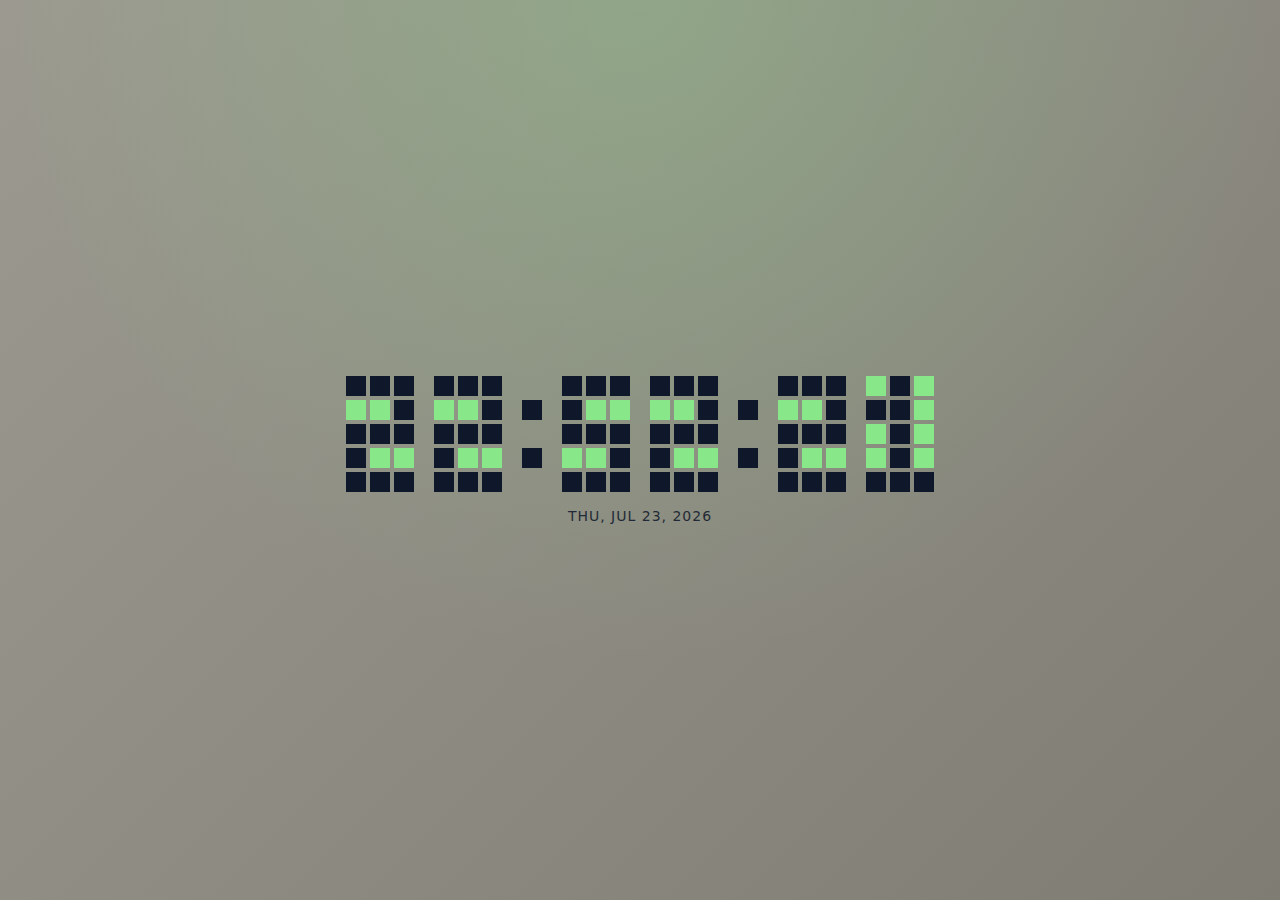
<file: projects/digital-clock/index.html>
<!DOCTYPE html>
<html lang="en">
<head>
  <meta charset="UTF-8" />
  <meta name="viewport" content="width=device-width, initial-scale=1.0" />
  <title>Pixel Digital Clock</title>
  <link rel="stylesheet" href="style.css" />
</head>
<body>
  <div class="clock-wrapper">
    <div class="clock" id="clock"></div>
    <div class="date" id="date"></div>
  </div>
  <script src="script.js"></script>
</body>
</html>
</file>
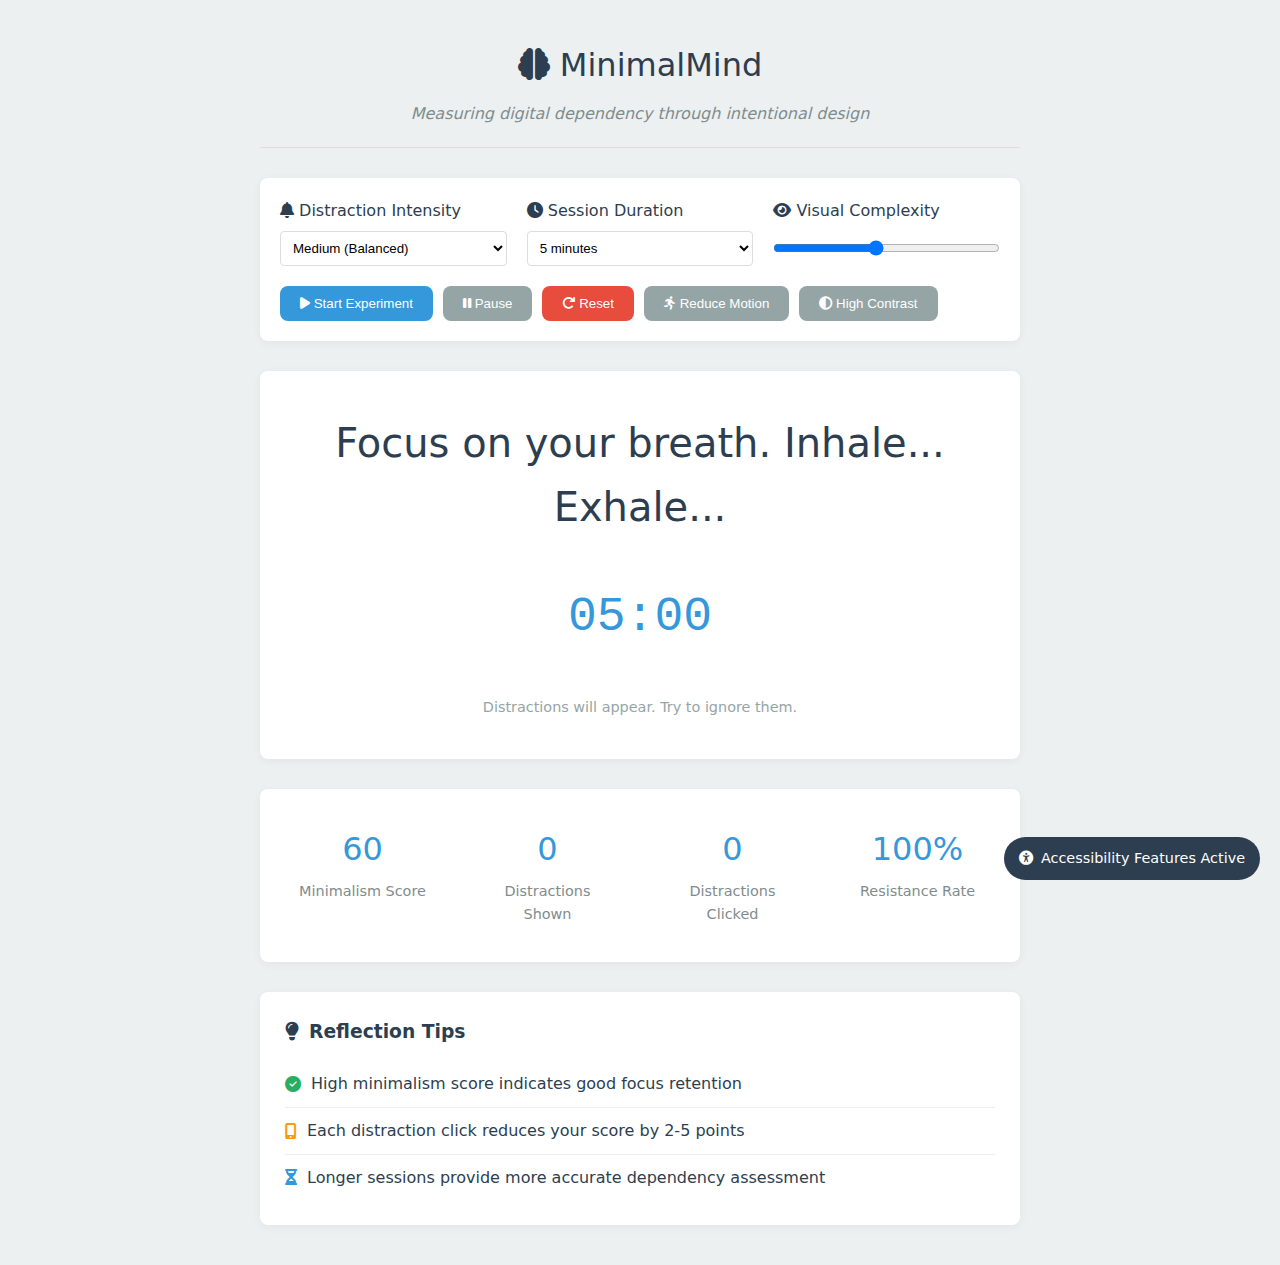
<file: projects/Digital-Minimalism-Experiment/index.html>
<!DOCTYPE html>
<html lang="en">
<head>
    <meta charset="UTF-8">
    <meta name="viewport" content="width=device-width, initial-scale=1.0">
    <title>MinimalMind - Digital Minimalism Experiment</title>
    <link rel="stylesheet" href="https://cdnjs.cloudflare.com/ajax/libs/font-awesome/6.4.0/css/all.min.css">
    <style>
        :root {
            --primary: #2c3e50;
            --secondary: #3498db;
            --accent: #e74c3c;
            --background: #ecf0f1;
            --text: #2c3e50;
            --success: #27ae60;
            --warning: #f39c12;
            --transition: all 0.3s ease;
            --border-radius: 8px;
        }

        * {
            margin: 0;
            padding: 0;
            box-sizing: border-box;
        }

        body {
            font-family: 'Segoe UI', system-ui, -apple-system, sans-serif;
            background-color: var(--background);
            color: var(--text);
            line-height: 1.6;
            min-height: 100vh;
            padding: 20px;
        }

        .motion-reduced * {
            transition: none !important;
            animation: none !important;
        }

        .container {
            max-width: 800px;
            margin: 0 auto;
            padding: 20px;
        }

        header {
            text-align: center;
            margin-bottom: 30px;
            padding-bottom: 20px;
            border-bottom: 1px solid #ddd;
        }

        h1 {
            color: var(--primary);
            margin-bottom: 10px;
            font-weight: 300;
        }

        .tagline {
            color: #7f8c8d;
            font-style: italic;
        }

        /* Control Panel */
        .control-panel {
            background: white;
            padding: 20px;
            border-radius: var(--border-radius);
            box-shadow: 0 2px 10px rgba(0,0,0,0.05);
            margin-bottom: 30px;
        }

        .settings-grid {
            display: grid;
            grid-template-columns: repeat(auto-fit, minmax(200px, 1fr));
            gap: 20px;
            margin-bottom: 20px;
        }

        .setting-group {
            display: flex;
            flex-direction: column;
            gap: 8px;
        }

        label {
            font-weight: 500;
            color: var(--primary);
        }

        select, input[type="range"] {
            padding: 8px;
            border: 1px solid #ddd;
            border-radius: 4px;
            background: white;
        }

        .buttons {
            display: flex;
            gap: 10px;
            flex-wrap: wrap;
        }

        button {
            padding: 10px 20px;
            border: none;
            border-radius: var(--border-radius);
            cursor: pointer;
            font-weight: 500;
            transition: var(--transition);
        }

        .primary-btn {
            background-color: var(--secondary);
            color: white;
        }

        .primary-btn:hover {
            background-color: #2980b9;
        }

        .secondary-btn {
            background-color: #95a5a6;
            color: white;
        }

        .secondary-btn:hover {
            background-color: #7f8c8d;
        }

        .danger-btn {
            background-color: var(--accent);
            color: white;
        }

        .danger-btn:hover {
            background-color: #c0392b;
        }

        /* Main Interface */
        .main-interface {
            background: white;
            border-radius: var(--border-radius);
            box-shadow: 0 2px 10px rgba(0,0,0,0.05);
            padding: 40px;
            text-align: center;
            margin-bottom: 30px;
            min-height: 300px;
            display: flex;
            flex-direction: column;
            justify-content: center;
            align-items: center;
            position: relative;
            overflow: hidden;
        }

        .focus-text {
            font-size: 2.5rem;
            color: var(--primary);
            margin-bottom: 20px;
            font-weight: 300;
        }

        .timer {
            font-size: 3rem;
            font-family: 'Courier New', monospace;
            color: var(--secondary);
            margin: 20px 0;
        }

        .interaction-hint {
            color: #95a5a6;
            font-size: 0.9rem;
            margin-top: 20px;
        }

        /* Stats Panel */
        .stats-panel {
            background: white;
            border-radius: var(--border-radius);
            box-shadow: 0 2px 10px rgba(0,0,0,0.05);
            padding: 20px;
            margin-bottom: 30px;
        }

        .stats-grid {
            display: grid;
            grid-template-columns: repeat(auto-fit, minmax(150px, 1fr));
            gap: 20px;
            text-align: center;
        }

        .stat-item {
            padding: 15px;
        }

        .stat-value {
            font-size: 2rem;
            font-weight: 300;
            color: var(--secondary);
        }

        .stat-label {
            font-size: 0.9rem;
            color: #7f8c8d;
            margin-top: 5px;
        }

        .score-display {
            font-size: 3rem;
            font-weight: 300;
            text-align: center;
            padding: 20px;
        }

        /* Distractions */
        .distraction {
            position: fixed;
            padding: 15px;
            background: white;
            border-radius: var(--border-radius);
            box-shadow: 0 5px 20px rgba(0,0,0,0.1);
            cursor: pointer;
            z-index: 1000;
            transition: var(--transition);
            animation: float 3s ease-in-out infinite;
            border: 2px solid transparent;
        }

        .distraction:hover {
            transform: scale(1.05);
            border-color: var(--warning);
        }

        @keyframes float {
            0%, 100% { transform: translateY(0); }
            50% { transform: translateY(-10px); }
        }

        .notification {
            background: linear-gradient(135deg, #667eea 0%, #764ba2 100%);
            color: white;
        }

        .advertisement {
            background: linear-gradient(135deg, #f093fb 0%, #f5576c 100%);
            color: white;
        }

        .social {
            background: linear-gradient(135deg, #4facfe 0%, #00f2fe 100%);
            color: white;
        }

        /* Tips Panel */
        .tips-panel {
            background: white;
            border-radius: var(--border-radius);
            box-shadow: 0 2px 10px rgba(0,0,0,0.05);
            padding: 25px;
        }

        .tips-panel h3 {
            color: var(--primary);
            margin-bottom: 15px;
            display: flex;
            align-items: center;
            gap: 10px;
        }

        .tip-item {
            padding: 10px 0;
            border-bottom: 1px solid #eee;
            display: flex;
            align-items: center;
            gap: 10px;
        }

        .tip-item:last-child {
            border-bottom: none;
        }

        /* Accessibility */
        .accessibility-badge {
            position: fixed;
            bottom: 20px;
            right: 20px;
            background: var(--primary);
            color: white;
            padding: 10px 15px;
            border-radius: 50px;
            display: flex;
            align-items: center;
            gap: 8px;
            font-size: 0.9rem;
            cursor: pointer;
            z-index: 1001;
        }

        /* Responsive */
        @media (max-width: 768px) {
            .settings-grid {
                grid-template-columns: 1fr;
            }
            
            .focus-text {
                font-size: 1.8rem;
            }
            
            .timer {
                font-size: 2rem;
            }
            
            .stats-grid {
                grid-template-columns: repeat(2, 1fr);
            }
        }

        @media (max-width: 480px) {
            .container {
                padding: 10px;
            }
            
            .main-interface {
                padding: 20px;
            }
            
            .buttons {
                flex-direction: column;
            }
            
            button {
                width: 100%;
            }
        }

        /* High Contrast Mode */
        .high-contrast {
            --background: #000000;
            --text: #ffffff;
            --primary: #ffffff;
        }

        .high-contrast .main-interface,
        .high-contrast .control-panel,
        .high-contrast .stats-panel,
        .high-contrast .tips-panel {
            background: #000000;
            border: 2px solid #ffffff;
        }
    </style>
</head>
<body>
    <div class="container">
        <header>
            <h1><i class="fas fa-brain"></i> MinimalMind</h1>
            <p class="tagline">Measuring digital dependency through intentional design</p>
        </header>

        <div class="control-panel">
            <div class="settings-grid">
                <div class="setting-group">
                    <label for="distraction-level">
                        <i class="fas fa-bell"></i> Distraction Intensity
                    </label>
                    <select id="distraction-level">
                        <option value="low">Low (Zen Mode)</option>
                        <option value="medium" selected>Medium (Balanced)</option>
                        <option value="high">High (Challenge Mode)</option>
                    </select>
                </div>
                
                <div class="setting-group">
                    <label for="session-time">
                        <i class="fas fa-clock"></i> Session Duration
                    </label>
                    <select id="session-time">
                        <option value="60">1 minute</option>
                        <option value="300" selected>5 minutes</option>
                        <option value="600">10 minutes</option>
                    </select>
                </div>
                
                <div class="setting-group">
                    <label for="visual-complexity">
                        <i class="fas fa-eye"></i> Visual Complexity
                    </label>
                    <input type="range" id="visual-complexity" min="1" max="10" value="5">
                </div>
            </div>
            
            <div class="buttons">
                <button class="primary-btn" id="start-btn">
                    <i class="fas fa-play"></i> Start Experiment
                </button>
                <button class="secondary-btn" id="pause-btn" disabled>
                    <i class="fas fa-pause"></i> Pause
                </button>
                <button class="danger-btn" id="reset-btn">
                    <i class="fas fa-redo"></i> Reset
                </button>
                <button class="secondary-btn" id="motion-toggle">
                    <i class="fas fa-running"></i> Reduce Motion
                </button>
                <button class="secondary-btn" id="contrast-toggle">
                    <i class="fas fa-adjust"></i> High Contrast
                </button>
            </div>
        </div>

        <div class="main-interface" id="main-interface">
            <div class="focus-text" id="focus-text">
                Focus on your breath. Inhale... Exhale...
            </div>
            <div class="timer" id="timer">
                05:00
            </div>
            <div class="interaction-hint" id="interaction-hint">
                Distractions will appear. Try to ignore them.
            </div>
        </div>

        <div class="stats-panel">
            <div class="stats-grid">
                <div class="stat-item">
                    <div class="stat-value" id="minimalism-score">100</div>
                    <div class="stat-label">Minimalism Score</div>
                </div>
                <div class="stat-item">
                    <div class="stat-value" id="distractions-shown">0</div>
                    <div class="stat-label">Distractions Shown</div>
                </div>
                <div class="stat-item">
                    <div class="stat-value" id="distractions-clicked">0</div>
                    <div class="stat-label">Distractions Clicked</div>
                </div>
                <div class="stat-item">
                    <div class="stat-value" id="resistance-rate">100%</div>
                    <div class="stat-label">Resistance Rate</div>
                </div>
            </div>
        </div>

        <div class="tips-panel">
            <h3><i class="fas fa-lightbulb"></i> Reflection Tips</h3>
            <div id="tips-container">
                <div class="tip-item">
                    <i class="fas fa-check-circle" style="color: var(--success);"></i>
                    <span>High minimalism score indicates good focus retention</span>
                </div>
                <div class="tip-item">
                    <i class="fas fa-mobile-alt" style="color: var(--warning);"></i>
                    <span>Each distraction click reduces your score by 2-5 points</span>
                </div>
                <div class="tip-item">
                    <i class="fas fa-hourglass-half" style="color: var(--secondary);"></i>
                    <span>Longer sessions provide more accurate dependency assessment</span>
                </div>
            </div>
        </div>
    </div>

    <div class="accessibility-badge" id="accessibility-badge">
        <i class="fas fa-universal-access"></i>
        <span>Accessibility Features Active</span>
    </div>

    <script>
        class MinimalismExperiment {
            constructor() {
                this.state = {
                    running: false,
                    paused: false,
                    startTime: null,
                    elapsedTime: 0,
                    totalTime: 300, // 5 minutes default
                    distractionsShown: 0,
                    distractionsClicked: 0,
                    score: 100,
                    distractionInterval: null,
                    visualComplexity: 5
                };

                this.distractionTypes = [
                    {
                        name: 'notification',
                        title: 'New Notification',
                        content: 'You have 3 new messages',
                        icon: 'fas fa-bell'
                    },
                    {
                        name: 'social',
                        title: 'Social Update',
                        content: 'Your friend posted a new photo',
                        icon: 'fas fa-user-friends'
                    },
                    {
                        name: 'advertisement',
                        title: 'Special Offer',
                        content: 'Limited time discount! Click here!',
                        icon: 'fas fa-ad'
                    },
                    {
                        name: 'email',
                        title: 'New Email',
                        content: 'Important update requires attention',
                        icon: 'fas fa-envelope'
                    },
                    {
                        name: 'update',
                        title: 'System Update',
                        content: 'Restart required to install updates',
                        icon: 'fas fa-sync'
                    }
                ];

                this.init();
            }

            init() {
                this.bindElements();
                this.bindEvents();
                this.updateVisualComplexity();
            }

            bindElements() {
                this.elements = {
                    startBtn: document.getElementById('start-btn'),
                    pauseBtn: document.getElementById('pause-btn'),
                    resetBtn: document.getElementById('reset-btn'),
                    timer: document.getElementById('timer'),
                    score: document.getElementById('minimalism-score'),
                    distractionsShown: document.getElementById('distractions-shown'),
                    distractionsClicked: document.getElementById('distractions-clicked'),
                    resistanceRate: document.getElementById('resistance-rate'),
                    distractionLevel: document.getElementById('distraction-level'),
                    sessionTime: document.getElementById('session-time'),
                    visualComplexity: document.getElementById('visual-complexity'),
                    mainInterface: document.getElementById('main-interface'),
                    focusText: document.getElementById('focus-text'),
                    interactionHint: document.getElementById('interaction-hint'),
                    motionToggle: document.getElementById('motion-toggle'),
                    contrastToggle: document.getElementById('contrast-toggle'),
                    tipsContainer: document.getElementById('tips-container'),
                    accessibilityBadge: document.getElementById('accessibility-badge')
                };
            }

            bindEvents() {
                this.elements.startBtn.addEventListener('click', () => this.toggleExperiment());
                this.elements.pauseBtn.addEventListener('click', () => this.togglePause());
                this.elements.resetBtn.addEventListener('click', () => this.resetExperiment());
                this.elements.distractionLevel.addEventListener('change', (e) => this.updateDistractionSettings());
                this.elements.sessionTime.addEventListener('change', (e) => {
                    this.state.totalTime = parseInt(e.target.value);
                    this.updateTimerDisplay();
                });
                this.elements.visualComplexity.addEventListener('input', (e) => {
                    this.state.visualComplexity = parseInt(e.target.value);
                    this.updateVisualComplexity();
                });
                this.elements.motionToggle.addEventListener('click', () => this.toggleMotion());
                this.elements.contrastToggle.addEventListener('click', () => this.toggleContrast());
            }

            toggleExperiment() {
                if (!this.state.running) {
                    this.startExperiment();
                } else {
                    this.stopExperiment();
                }
            }

            startExperiment() {
                this.state.running = true;
                this.state.startTime = Date.now() - this.state.elapsedTime * 1000;
                this.state.distractionsShown = 0;
                this.state.distractionsClicked = 0;
                this.state.score = 100;

                this.elements.startBtn.innerHTML = '<i class="fas fa-stop"></i> Stop Experiment';
                this.elements.pauseBtn.disabled = false;
                this.elements.focusText.textContent = 'Maintain focus... Breathe deeply...';
                this.elements.interactionHint.textContent = 'Distractions appearing. Resist the urge to click.';

                this.updateStats();
                this.startTimer();
                this.startDistractions();
            }

            stopExperiment() {
                this.state.running = false;
                this.state.paused = false;
                
                this.elements.startBtn.innerHTML = '<i class="fas fa-play"></i> Start Experiment';
                this.elements.pauseBtn.disabled = true;
                this.elements.pauseBtn.innerHTML = '<i class="fas fa-pause"></i> Pause';
                this.elements.focusText.textContent = 'Session Complete';
                this.elements.interactionHint.textContent = 'Review your minimalism score and reflection tips.';

                clearInterval(this.state.timerInterval);
                clearInterval(this.state.distractionInterval);
                
                this.showFinalResults();
            }

            togglePause() {
                if (!this.state.running) return;

                this.state.paused = !this.state.paused;
                
                if (this.state.paused) {
                    clearInterval(this.state.timerInterval);
                    clearInterval(this.state.distractionInterval);
                    this.elements.pauseBtn.innerHTML = '<i class="fas fa-play"></i> Resume';
                    this.elements.focusText.textContent = 'Paused';
                } else {
                    this.startTimer();
                    this.startDistractions();
                    this.state.startTime = Date.now() - this.state.elapsedTime * 1000;
                    this.elements.pauseBtn.innerHTML = '<i class="fas fa-pause"></i> Pause';
                    this.elements.focusText.textContent = 'Maintain focus... Breathe deeply...';
                }
            }

            startTimer() {
                clearInterval(this.state.timerInterval);
                
                this.state.timerInterval = setInterval(() => {
                    if (!this.state.paused) {
                        this.state.elapsedTime = Math.floor((Date.now() - this.state.startTime) / 1000);
                        
                        if (this.state.elapsedTime >= this.state.totalTime) {
                            this.stopExperiment();
                            return;
                        }
                        
                        this.updateTimerDisplay();
                    }
                }, 1000);
            }

            updateTimerDisplay() {
                const remaining = this.state.totalTime - this.state.elapsedTime;
                const minutes = Math.floor(remaining / 60);
                const seconds = remaining % 60;
                this.elements.timer.textContent = `${minutes.toString().padStart(2, '0')}:${seconds.toString().padStart(2, '0')}`;
            }

            startDistractions() {
                clearInterval(this.state.distractionInterval);
                
                const level = this.elements.distractionLevel.value;
                let interval, intensity;
                
                switch(level) {
                    case 'low':
                        interval = 15000; // 15 seconds
                        intensity = 0.7;
                        break;
                    case 'high':
                        interval = 5000; // 5 seconds
                        intensity = 1.3;
                        break;
                    default:
                        interval = 10000; // 10 seconds
                        intensity = 1.0;
                }
                
                this.state.distractionInterval = setInterval(() => {
                    if (!this.state.paused && this.state.running) {
                        this.showDistraction(intensity);
                    }
                }, interval);
            }

            showDistraction(intensity) {
                const type = this.distractionTypes[Math.floor(Math.random() * this.distractionTypes.length)];
                const distraction = document.createElement('div');
                distraction.className = `distraction ${type.name}`;
                
                // Random position
                const x = Math.random() * (window.innerWidth - 200);
                const y = Math.random() * (window.innerHeight - 100);
                
                distraction.style.left = `${x}px`;
                distraction.style.top = `${y}px`;
                distraction.style.opacity = '0';
                distraction.style.transform = 'translateY(20px)';
                
                distraction.innerHTML = `
                    <div style="display: flex; align-items: center; gap: 10px;">
                        <i class="${type.icon}" style="font-size: 1.2rem;"></i>
                        <div>
                            <strong>${type.title}</strong>
                            <div style="font-size: 0.9rem;">${type.content}</div>
                        </div>
                    </div>
                `;
                
                document.body.appendChild(distraction);
                
                // Animate in
                setTimeout(() => {
                    distraction.style.opacity = '1';
                    distraction.style.transform = 'translateY(0)';
                }, 10);
                
                // Remove after timeout
                setTimeout(() => {
                    if (distraction.parentNode) {
                        distraction.style.opacity = '0';
                        distraction.style.transform = 'translateY(20px)';
                        setTimeout(() => {
                            if (distraction.parentNode) {
                                distraction.parentNode.removeChild(distraction);
                            }
                        }, 300);
                    }
                }, 5000 * intensity);
                
                // Click handler
                distraction.addEventListener('click', () => {
                    this.handleDistractionClick(distraction, intensity);
                });
                
                this.state.distractionsShown++;
                this.updateStats();
            }

            handleDistractionClick(distraction, intensity) {
                this.state.distractionsClicked++;
                
                // Calculate score penalty based on intensity
                const penalty = Math.floor(5 * intensity);
                this.state.score = Math.max(0, this.state.score - penalty);
                
                // Visual feedback
                distraction.style.borderColor = 'var(--accent)';
                distraction.style.boxShadow = '0 0 20px var(--accent)';
                
                // Update focus text temporarily
                const originalText = this.elements.focusText.textContent;
                this.elements.focusText.textContent = 'Distraction clicked! Return to focus...';
                this.elements.focusText.style.color = 'var(--accent)';
                
                setTimeout(() => {
                    this.elements.focusText.textContent = originalText;
                    this.elements.focusText.style.color = '';
                }, 2000);
                
                this.updateStats();
                
                // Remove distraction immediately
                setTimeout(() => {
                    if (distraction.parentNode) {
                        distraction.parentNode.removeChild(distraction);
                    }
                }, 1000);
            }

            updateStats() {
                this.elements.score.textContent = this.state.score;
                this.elements.distractionsShown.textContent = this.state.distractionsShown;
                this.elements.distractionsClicked.textContent = this.state.distractionsClicked;
                
                const resistanceRate = this.state.distractionsShown > 0 
                    ? Math.round((1 - this.state.distractionsClicked / this.state.distractionsShown) * 100)
                    : 100;
                this.elements.resistanceRate.textContent = `${resistanceRate}%`;
                
                // Update tips based on score
                this.updateTips();
            }

            updateTips() {
                let tips = [];
                
                if (this.state.score >= 80) {
                    tips.push({
                        icon: 'fas fa-medal',
                        color: 'var(--success)',
                        text: 'Excellent focus! You maintain strong digital discipline.'
                    });
                } else if (this.state.score >= 60) {
                    tips.push({
                        icon: 'fas fa-thumbs-up',
                        color: 'var(--warning)',
                        text: 'Good resistance. Consider longer focus sessions.'
                    });
                } else {
                    tips.push({
                        icon: 'fas fa-lightbulb',
                        color: 'var(--accent)',
                        text: 'Practice mindfulness to improve digital minimalism.'
                    });
                }
                
                if (this.state.distractionsClicked > 0) {
                    tips.push({
                        icon: 'fas fa-mouse-pointer',
                        color: 'var(--accent)',
                        text: `You clicked ${this.state.distractionsClicked} distraction(s). Try observing without interacting.`
                    });
                }
                
                tips.push({
                    icon: 'fas fa-hourglass-end',
                    color: 'var(--secondary)',
                    text: 'Regular practice improves digital dependency resistance.'
                });
                
                this.elements.tipsContainer.innerHTML = tips.map(tip => `
                    <div class="tip-item">
                        <i class="${tip.icon}" style="color: ${tip.color};"></i>
                        <span>${tip.text}</span>
                    </div>
                `).join('');
            }

            updateVisualComplexity() {
                const complexity = this.state.visualComplexity;
                const interfaceEl = this.elements.mainInterface;
                
                // Adjust visual elements based on complexity
                interfaceEl.style.background = complexity > 7 
                    ? 'linear-gradient(135deg, #f5f7fa 0%, #c3cfe2 100%)'
                    : complexity > 4
                    ? 'white'
                    : '#f8f9fa';
                
                interfaceEl.style.boxShadow = complexity > 6
                    ? '0 10px 30px rgba(0,0,0,0.1)'
                    : '0 2px 10px rgba(0,0,0,0.05)';
                
                // Update complexity score display
                const complexityScore = 100 - (complexity - 1) * 10;
                document.querySelector('.stat-value').textContent = complexityScore;
            }

            toggleMotion() {
                document.body.classList.toggle('motion-reduced');
                const badge = this.elements.accessibilityBadge;
                if (document.body.classList.contains('motion-reduced')) {
                    badge.innerHTML = '<i class="fas fa-universal-access"></i><span>Reduced Motion Active</span>';
                } else {
                    badge.innerHTML = '<i class="fas fa-universal-access"></i><span>Accessibility Features Active</span>';
                }
            }

            toggleContrast() {
                document.body.classList.toggle('high-contrast');
                const badge = this.elements.accessibilityBadge;
                if (document.body.classList.contains('high-contrast')) {
                    badge.innerHTML = '<i class="fas fa-universal-access"></i><span>High Contrast Active</span>';
                } else {
                    badge.innerHTML = '<i class="fas fa-universal-access"></i><span>Accessibility Features Active</span>';
                }
            }

            showFinalResults() {
                const results = `
                    <div style="text-align: center; padding: 20px;">
                        <h3 style="color: var(--primary); margin-bottom: 20px;">Experiment Complete</h3>
                        <div style="font-size: 4rem; color: var(--secondary); margin: 20px 0;">
                            ${this.state.score}
                        </div>
                        <p style="margin-bottom: 20px; color: #7f8c8d;">
                            Final Minimalism Score
                        </p>
                        <div style="background: #f8f9fa; padding: 15px; border-radius: var(--border-radius); margin: 20px 0;">
                            <div style="display: grid; grid-template-columns: 1fr 1fr; gap: 10px; text-align: left;">
                                <div>Distractions Shown:</div>
                                <div style="text-align: right; font-weight: bold;">${this.state.distractionsShown}</div>
                                <div>Distractions Clicked:</div>
                                <div style="text-align: right; font-weight: bold; color: var(--accent);">${this.state.distractionsClicked}</div>
                                <div>Resistance Rate:</div>
                                <div style="text-align: right; font-weight: bold; color: var(--success);">
                                    ${this.state.distractionsShown > 0 ? Math.round((1 - this.state.distractionsClicked / this.state.distractionsShown) * 100) : 100}%
                                </div>
                            </div>
                        </div>
                    </div>
                `;
                
                this.elements.mainInterface.innerHTML = results;
            }

            resetExperiment() {
                this.stopExperiment();
                this.state.elapsedTime = 0;
                this.state.distractionsShown = 0;
                this.state.distractionsClicked = 0;
                this.state.score = 100;
                
                this.elements.timer.textContent = '05:00';
                this.elements.focusText.textContent = 'Focus on your breath. Inhale... Exhale...';
                this.elements.interactionHint.textContent = 'Distractions will appear. Try to ignore them.';
                
                // Clear all distractions
                document.querySelectorAll('.distraction').forEach(d => d.remove());
                
                this.updateStats();
                this.updateTips();
            }

            updateDistractionSettings() {
                if (this.state.running && !this.state.paused) {
                    this.startDistractions();
                }
            }
        }

        // Initialize the experiment when page loads
        document.addEventListener('DOMContentLoaded', () => {
            window.experiment = new MinimalismExperiment();
            
            // Set initial timer display
            const sessionTime = document.getElementById('session-time');
            const totalSeconds = parseInt(sessionTime.value);
            const minutes = Math.floor(totalSeconds / 60);
            const seconds = totalSeconds % 60;
            document.getElementById('timer').textContent = 
                `${minutes.toString().padStart(2, '0')}:${seconds.toString().padStart(2, '0')}`;
        });
    </script>
</body>
</html>
</file>
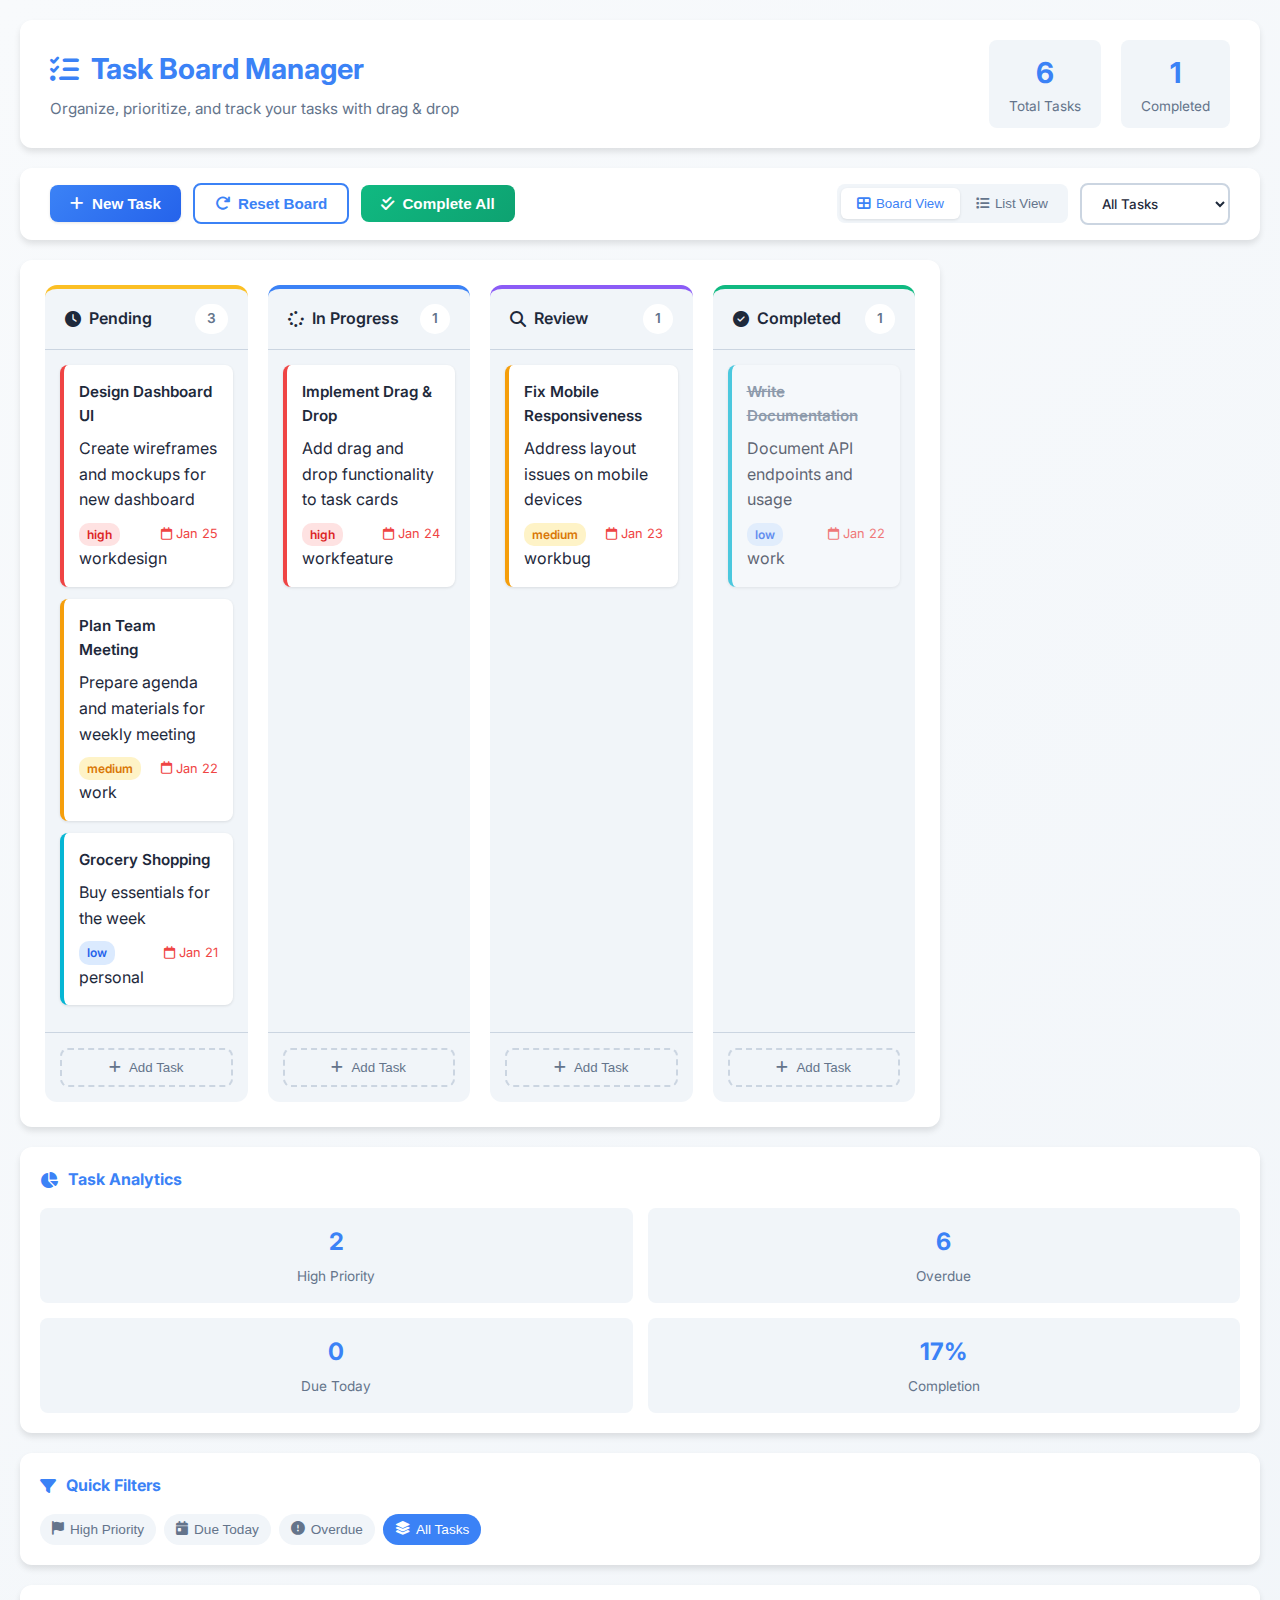
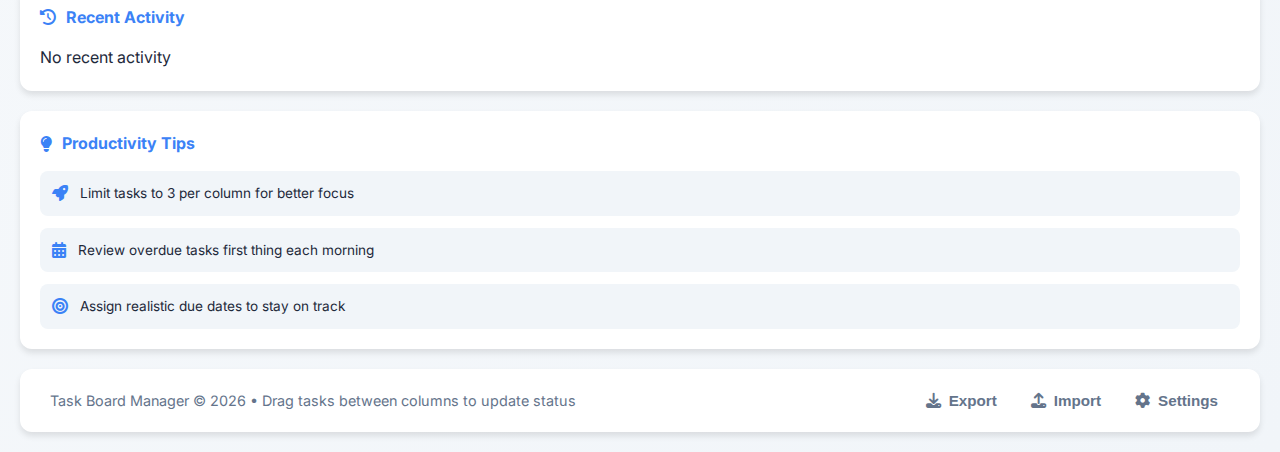
<file: projects/DragAndDropList/index.html>
<!DOCTYPE html>
<html lang="en">
<head>
    <meta charset="UTF-8">
    <meta name="viewport" content="width=device-width, initial-scale=1.0">
    <title>Interactive List Manager</title>
    <link rel="stylesheet" href="styles.css">
    <link rel="stylesheet" href="https://cdnjs.cloudflare.com/ajax/libs/font-awesome/6.4.0/css/all.min.css">
    <link href="https://fonts.googleapis.com/css2?family=Inter:wght@300;400;500;600;700&display=swap" rel="stylesheet">
</head>
<body>
    <div class="container">
        <header class="app-header">
            <div class="header-content">
                <div class="header-left">
                    <h1><i class="fas fa-tasks"></i> Task Board Manager</h1>
                    <p class="subtitle">Organize, prioritize, and track your tasks with drag & drop</p>
                </div>
                <div class="header-right">
                    <div class="header-stats">
                        <div class="stat-badge">
                            <span class="stat-value" id="totalTasks">0</span>
                            <span class="stat-label">Total Tasks</span>
                        </div>
                        <div class="stat-badge">
                            <span class="stat-value" id="completedTasks">0</span>
                            <span class="stat-label">Completed</span>
                        </div>
                    </div>
                </div>
            </div>
        </header>

        <nav class="app-nav">
            <div class="nav-left">
                <button id="addItemBtn" class="btn btn-primary">
                    <i class="fas fa-plus"></i> New Task
                </button>
                <button id="resetBtn" class="btn btn-secondary">
                    <i class="fas fa-redo"></i> Reset Board
                </button>
                <button id="bulkCompleteBtn" class="btn btn-success">
                    <i class="fas fa-check-double"></i> Complete All
                </button>
            </div>
            <div class="nav-right">
                <div class="view-toggle">
                    <button class="view-btn active" data-view="board">
                        <i class="fas fa-th-large"></i> Board View
                    </button>
                    <button class="view-btn" data-view="list">
                        <i class="fas fa-list"></i> List View
                    </button>
                </div>
                <div class="filter-options">
                    <select id="filterSelect">
                        <option value="all">All Tasks</option>
                        <option value="pending">Pending</option>
                        <option value="completed">Completed</option>
                        <option value="high">High Priority</option>
                        <option value="today">Due Today</option>
                    </select>
                </div>
            </div>
        </nav>

        <main class="app-main">
            <!-- Board View -->
            <div class="board-view active" id="boardView">
                <div class="board-columns">
                    <!-- Pending Column -->
                    <div class="board-column" data-status="pending">
                        <div class="column-header">
                            <h3><i class="fas fa-clock"></i> Pending</h3>
                            <span class="column-count" id="pendingCount">0</span>
                        </div>
                        <div class="column-content" id="pendingColumn">
                            <!-- Pending tasks will be added here -->
                        </div>
                        <div class="column-footer">
                            <button class="add-to-column" data-column="pending">
                                <i class="fas fa-plus"></i> Add Task
                            </button>
                        </div>
                    </div>

                    <!-- In Progress Column -->
                    <div class="board-column" data-status="in-progress">
                        <div class="column-header">
                            <h3><i class="fas fa-spinner"></i> In Progress</h3>
                            <span class="column-count" id="progressCount">0</span>
                        </div>
                        <div class="column-content" id="progressColumn">
                            <!-- In Progress tasks will be added here -->
                        </div>
                        <div class="column-footer">
                            <button class="add-to-column" data-column="in-progress">
                                <i class="fas fa-plus"></i> Add Task
                            </button>
                        </div>
                    </div>

                    <!-- Review Column -->
                    <div class="board-column" data-status="review">
                        <div class="column-header">
                            <h3><i class="fas fa-search"></i> Review</h3>
                            <span class="column-count" id="reviewCount">0</span>
                        </div>
                        <div class="column-content" id="reviewColumn">
                            <!-- Review tasks will be added here -->
                        </div>
                        <div class="column-footer">
                            <button class="add-to-column" data-column="review">
                                <i class="fas fa-plus"></i> Add Task
                            </button>
                        </div>
                    </div>

                    <!-- Completed Column -->
                    <div class="board-column" data-status="completed">
                        <div class="column-header">
                            <h3><i class="fas fa-check-circle"></i> Completed</h3>
                            <span class="column-count" id="completedCount">0</span>
                        </div>
                        <div class="column-content" id="completedColumn">
                            <!-- Completed tasks will be added here -->
                        </div>
                        <div class="column-footer">
                            <button class="add-to-column" data-column="completed">
                                <i class="fas fa-plus"></i> Add Task
                            </button>
                        </div>
                    </div>
                </div>
            </div>

            <!-- List View -->
            <div class="list-view" id="listView">
                <div class="list-controls">
                    <div class="search-box">
                        <i class="fas fa-search"></i>
                        <input type="text" id="searchInput" placeholder="Search tasks...">
                    </div>
                    <div class="sort-options">
                        <select id="sortSelect">
                            <option value="priority">Sort by Priority</option>
                            <option value="date">Sort by Date</option>
                            <option value="title">Sort by Title</option>
                            <option value="status">Sort by Status</option>
                        </select>
                    </div>
                </div>
                <div class="list-container">
                    <div class="list-header">
                        <div class="list-header-cell">Task</div>
                        <div class="list-header-cell">Priority</div>
                        <div class="list-header-cell">Status</div>
                        <div class="list-header-cell">Due Date</div>
                        <div class="list-header-cell">Actions</div>
                    </div>
                    <div class="list-items" id="listItems">
                        <!-- List items will be added here -->
                    </div>
                </div>
            </div>

            <!-- Empty State -->
            <div class="empty-state" id="emptyState">
                <div class="empty-icon">
                    <i class="fas fa-clipboard-check"></i>
                </div>
                <h3>Your board is empty</h3>
                <p>Add your first task to get started with organizing your work</p>
                <button id="addFirstItemBtn" class="btn btn-primary">
                    <i class="fas fa-plus"></i> Create First Task
                </button>
            </div>
        </main>

        <aside class="app-sidebar">
            <div class="sidebar-section">
                <h3><i class="fas fa-chart-pie"></i> Task Analytics</h3>
                <div class="analytics-grid">
                    <div class="analytics-item">
                        <div class="analytics-value" id="highPriorityCount">0</div>
                        <div class="analytics-label">High Priority</div>
                    </div>
                    <div class="analytics-item">
                        <div class="analytics-value" id="overdueCount">0</div>
                        <div class="analytics-label">Overdue</div>
                    </div>
                    <div class="analytics-item">
                        <div class="analytics-value" id="todayCount">0</div>
                        <div class="analytics-label">Due Today</div>
                    </div>
                    <div class="analytics-item">
                        <div class="analytics-value" id="progressPercentage">0%</div>
                        <div class="analytics-label">Completion</div>
                    </div>
                </div>
            </div>

            <div class="sidebar-section">
                <h3><i class="fas fa-filter"></i> Quick Filters</h3>
                <div class="filter-chips">
                    <button class="filter-chip" data-filter="high">
                        <i class="fas fa-flag"></i> High Priority
                    </button>
                    <button class="filter-chip" data-filter="today">
                        <i class="fas fa-calendar-day"></i> Due Today
                    </button>
                    <button class="filter-chip" data-filter="overdue">
                        <i class="fas fa-exclamation-circle"></i> Overdue
                    </button>
                    <button class="filter-chip active" data-filter="all">
                        <i class="fas fa-layer-group"></i> All Tasks
                    </button>
                </div>
            </div>

            <div class="sidebar-section">
                <h3><i class="fas fa-history"></i> Recent Activity</h3>
                <div class="activity-feed" id="activityFeed">
                    <!-- Activity items will be added here -->
                </div>
            </div>

            <div class="sidebar-section">
                <h3><i class="fas fa-lightbulb"></i> Productivity Tips</h3>
                <div class="tips-container">
                    <div class="tip">
                        <i class="fas fa-rocket"></i>
                        <p>Limit tasks to 3 per column for better focus</p>
                    </div>
                    <div class="tip">
                        <i class="fas fa-calendar-alt"></i>
                        <p>Review overdue tasks first thing each morning</p>
                    </div>
                    <div class="tip">
                        <i class="fas fa-bullseye"></i>
                        <p>Assign realistic due dates to stay on track</p>
                    </div>
                </div>
            </div>
        </aside>

        <footer class="app-footer">
            <div class="footer-content">
                <div class="footer-left">
                    <p>Task Board Manager &copy; <span id="currentYear"></span> • Drag tasks between columns to update status</p>
                </div>
                <div class="footer-right">
                    <div class="footer-actions">
                        <button id="exportBtn" class="btn btn-text">
                            <i class="fas fa-download"></i> Export
                        </button>
                        <button id="importBtn" class="btn btn-text">
                            <i class="fas fa-upload"></i> Import
                        </button>
                        <button id="settingsBtn" class="btn btn-text">
                            <i class="fas fa-cog"></i> Settings
                        </button>
                    </div>
                </div>
            </div>
        </footer>
    </div>

    <!-- Add Task Modal -->
    <div id="addItemModal" class="modal">
        <div class="modal-content">
            <div class="modal-header">
                <h3><i class="fas fa-plus-circle"></i> Create New Task</h3>
                <button class="close-modal">&times;</button>
            </div>
            <div class="modal-body">
                <div class="form-grid">
                    <div class="form-group">
                        <label for="itemTitle">Task Title *</label>
                        <input type="text" id="itemTitle" placeholder="Enter task title" autofocus>
                    </div>
                    <div class="form-group">
                        <label for="itemDescription">Description</label>
                        <textarea id="itemDescription" placeholder="Add task details..." rows="3"></textarea>
                    </div>
                    <div class="form-group">
                        <label for="taskStatus">Status</label>
                        <select id="taskStatus">
                            <option value="pending">Pending</option>
                            <option value="in-progress">In Progress</option>
                            <option value="review">Review</option>
                            <option value="completed">Completed</option>
                        </select>
                    </div>
                    <div class="form-group">
                        <label for="taskPriority">Priority</label>
                        <div class="priority-buttons">
                            <button class="priority-btn low" data-priority="low">
                                <i class="fas fa-flag"></i> Low
                            </button>
                            <button class="priority-btn medium active" data-priority="medium">
                                <i class="fas fa-flag"></i> Medium
                            </button>
                            <button class="priority-btn high" data-priority="high">
                                <i class="fas fa-flag"></i> High
                            </button>
                        </div>
                    </div>
                    <div class="form-group">
                        <label for="dueDate">Due Date</label>
                        <input type="date" id="dueDate">
                    </div>
                    <div class="form-group">
                        <label for="taskLabels">Labels</label>
                        <div class="label-selector">
                            <span class="label-option" data-label="work">Work</span>
                            <span class="label-option" data-label="personal">Personal</span>
                            <span class="label-option" data-label="urgent">Urgent</span>
                            <span class="label-option" data-label="bug">Bug</span>
                            <span class="label-option" data-label="feature">Feature</span>
                        </div>
                    </div>
                </div>
                <div class="modal-actions">
                    <button id="cancelAddBtn" class="btn btn-secondary">Cancel</button>
                    <button id="confirmAddBtn" class="btn btn-primary">Create Task</button>
                </div>
            </div>
        </div>
    </div>

    <!-- Settings Modal -->
    <div id="settingsModal" class="modal">
        <div class="modal-content">
            <div class="modal-header">
                <h3><i class="fas fa-cog"></i> Settings</h3>
                <button class="close-settings">&times;</button>
            </div>
            <div class="modal-body">
                <div class="settings-group">
                    <h4>Board Settings</h4>
                    <div class="setting-item">
                        <label>
                            <input type="checkbox" id="autoSave" checked> Auto-save changes
                        </label>
                    </div>
                    <div class="setting-item">
                        <label>
                            <input type="checkbox" id="showAnimations" checked> Enable animations
                        </label>
                    </div>
                    <div class="setting-item">
                        <label>
                            <input type="checkbox" id="confirmDeletion"> Confirm before deletion
                        </label>
                    </div>
                </div>
                <div class="settings-group">
                    <h4>Data Management</h4>
                    <div class="setting-item">
                        <button id="clearDataBtn" class="btn btn-danger">
                            <i class="fas fa-trash"></i> Clear All Data
                        </button>
                    </div>
                    <div class="setting-item">
                        <button id="backupDataBtn" class="btn btn-secondary">
                            <i class="fas fa-save"></i> Backup Data
                        </button>
                    </div>
                </div>
            </div>
        </div>
    </div>

    <script src="script.js"></script>
</body>
</html>
</file>
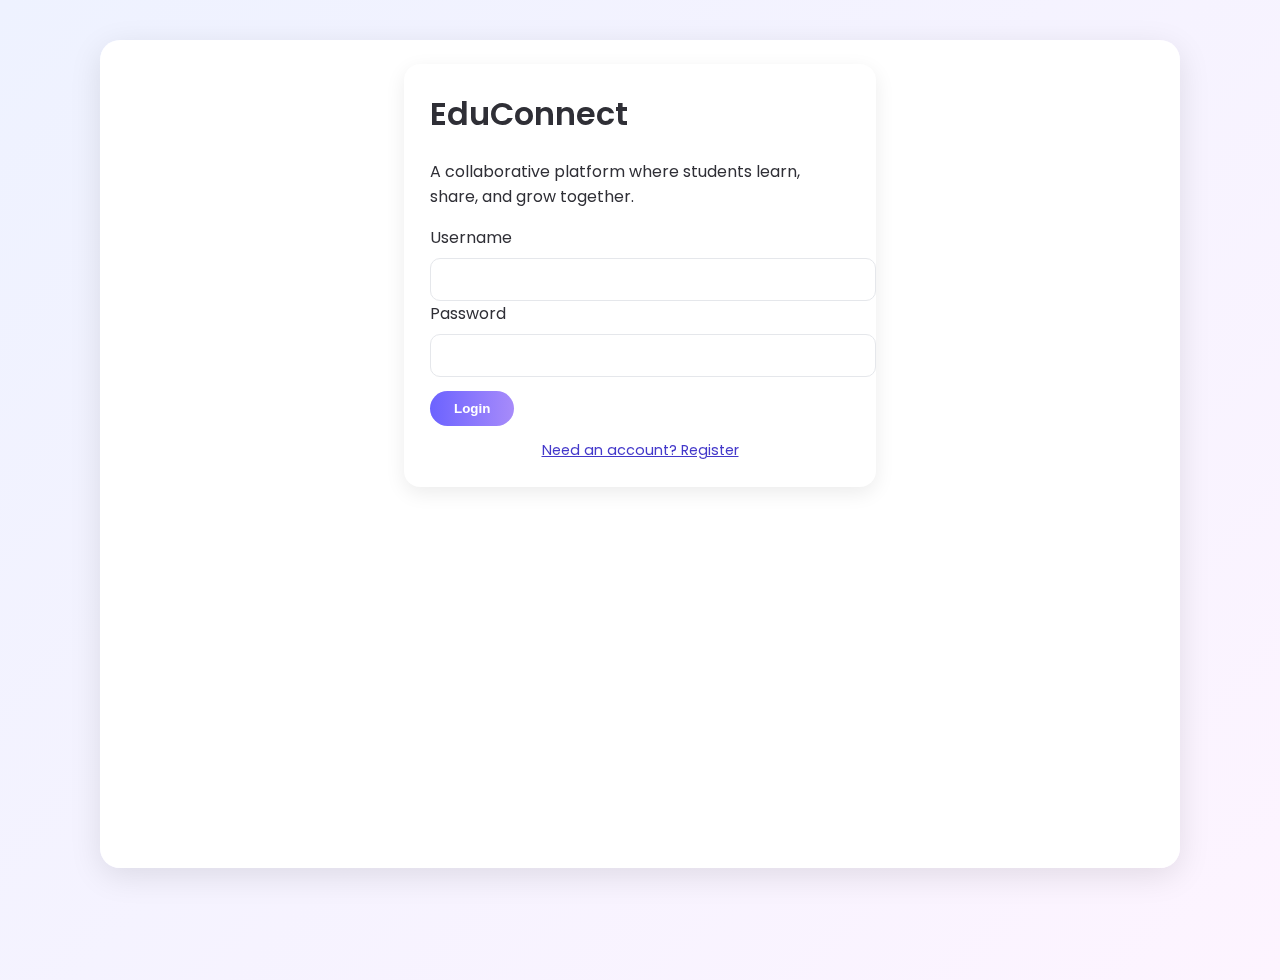
<file: projects/EduConnect/index.html>
<!DOCTYPE html>
<html lang="en">

<head>
    <meta charset="UTF-8" />
    <meta name="viewport" content="width=device-width, initial-scale=1" />
    <title>EduConnect</title>
    <!-- Google Font -->
    <link href="https://fonts.googleapis.com/css2?family=Poppins:wght@300;500;700&display=swap" rel="stylesheet" />
    <!-- External CSS -->
    <link rel="stylesheet" href="style.css" />
</head>

<body>
    <div id="appContainer">
        <!-- LOGIN -->
        <div id="loginSection" class="section-box">
            <h1>EduConnect</h1>
            <p class="subtitle">A collaborative platform where students learn, share, and grow together.</p>
            <label>Username</label>
            <input type="text" id="loginNickname" />
            <label>Password</label>
            <input type="password" id="loginPassword" />
            <button onclick="loginUser()">Login</button>
            <div id="loginError" class="error-msg"></div>
            <span class="toggle-link" onclick="toggleToSignup()">Need an account? Register</span>
        </div>

        <!-- SIGNUP -->
        <div id="signupSection" class="section-box" style="display:none">
            <h1>Create Your EduConnect Account</h1>
            <label>Username</label>
            <input type="text" id="signupNickname" />
            <label>Password</label>
            <input type="password" id="signupPassword" />
            <label>Confirm Password</label>
            <input type="password" id="signupPasswordConfirm" />
            <button onclick="signupUser()">Sign Up</button>
            <div id="signupError" class="error-msg"></div>
            <span class="toggle-link" onclick="toggleToLogin()">Already registered? Login</span>
        </div>

        <!-- MAIN APP -->
        <div id="mainSection" style="display:none;flex:1;flex-direction:column">
            <nav>
                <div>
                    <div class="brand">EduConnect</div>
                    <div class="tagline">Collaborate • Learn • Achieve</div>
                </div>
                <ul id="navTabs">
                    <li><button onclick="openTab('tabHome')" aria-selected="true">Home</button></li>
                    <li id="teacherTab" style="display:none"><button onclick="openTab('tabTeacher')">Teacher</button>
                    </li>
                    <li><button onclick="openTab('tabLeaderboard')">Top Contributors</button></li>
                    <li><button onclick="openTab('tabProfile')">My Profile</button></li>
                    <li><button onclick="logoutUser()">Logout</button></li>
                </ul>
            </nav>
            <div id="userRankInfo" class="user-rank"></div>

            <!-- HOME -->
            <section id="tabHome" class="active">
                <h2>Submit a Question</h2>
                <select id="classSelect">
                    <option value="All">All</option>
                </select>
                <textarea id="questionInput" rows="3" placeholder="Type your question..."></textarea>
                <button onclick="postQuestion()">Post Question</button>

                <h2>Recent Questions</h2>
                <div id="questionsList"></div>
            </section>

            <!-- Teacher Dashboard -->
            <section id="tabTeacher">
                <h2>Teacher Dashboard</h2>
                <div id="teacherQuestionsList"></div>
            </section>

            <!-- Leaderboard -->
            <section id="tabLeaderboard">
                <h2>Top Contributors</h2>
                <div id="leaderboardList"></div>
            </section>

            <!-- Profile -->
            <section id="tabProfile">
                <h2>My Contributions</h2>
                <div id="myContrib"></div>
            </section>
        </div>
    </div>

    <!-- External JS -->
    <script src="script.js"></script>
</body>

</html>
</file>
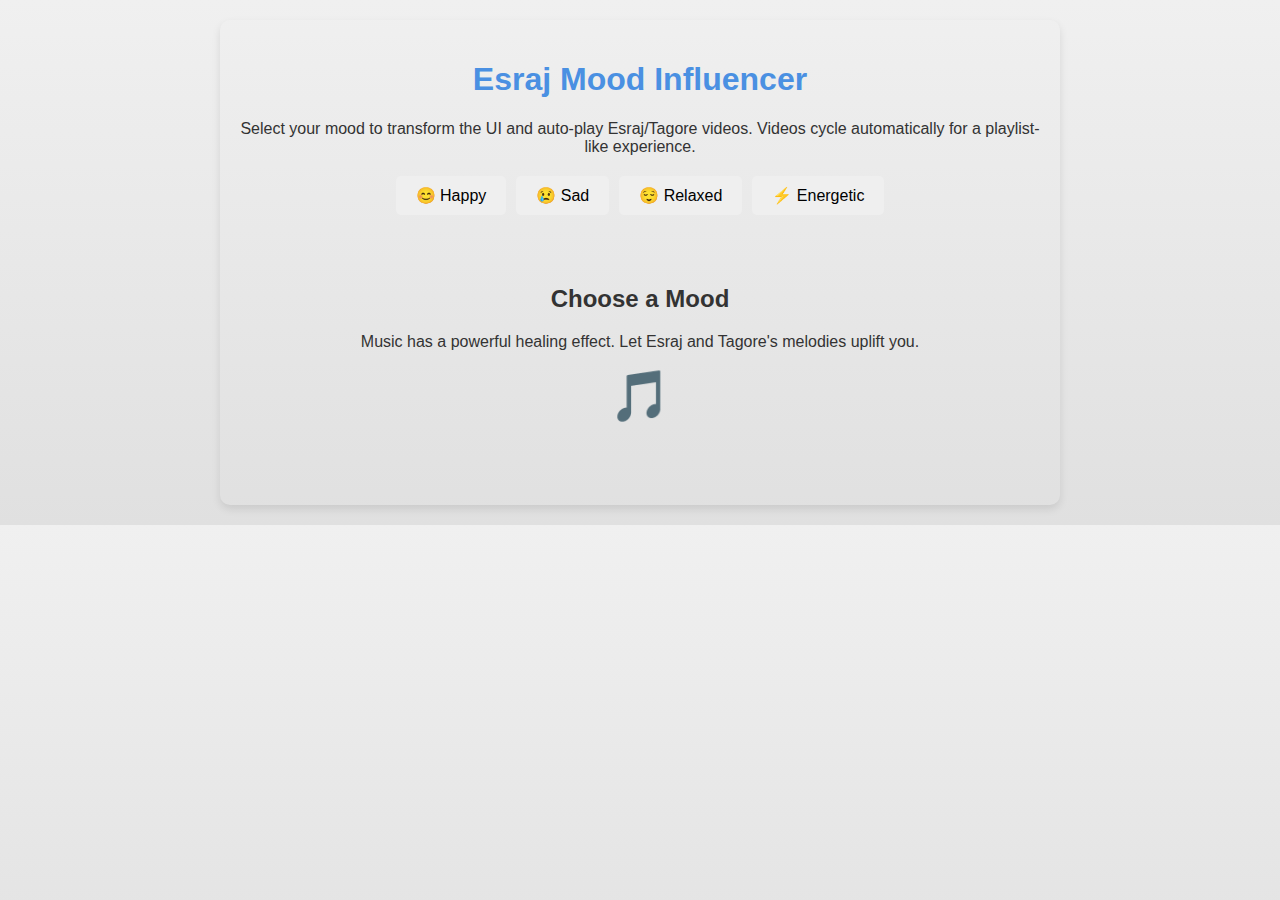
<file: projects/esraj_moodinfluencer/index.html>
<!DOCTYPE html>
<html lang="en">
<head>
    <meta charset="UTF-8">
    <meta name="viewport" content="width=device-width, initial-scale=1.0">
    <title>Esraj Mood Influencer</title>
    <style>
        body {
            font-family: Arial, sans-serif;
            margin: 0;
            padding: 20px;
            transition: background 1s ease, color 1s ease;
            text-align: center;
            background: linear-gradient(to bottom, #f0f0f0, #e0e0e0);
            color: #333;
        }

        .container {
            max-width: 800px;
            margin: 0 auto;
            padding: 20px;
            border-radius: 10px;
            box-shadow: 0 4px 8px rgba(0, 0, 0, 0.1);
        }

        h1 {
            color: #4a90e2;
        }

        .mood-buttons {
            display: flex;
            justify-content: center;
            gap: 10px;
            margin: 20px 0;
        }

        button {
            padding: 10px 20px;
            font-size: 16px;
            border: none;
            border-radius: 5px;
            cursor: pointer;
            transition: transform 0.2s;
        }

        button:hover {
            transform: scale(1.05);
        }

        .mood-display {
            margin: 30px 0;
            padding: 20px;
            border-radius: 10px;
            transition: all 1s ease;
            animation: fadeIn 1s;
        }

        #mood-icon {
            font-size: 50px;
            margin: 10px 0;
            animation: pulse 2s infinite;
        }

        @keyframes fadeIn {
            from { opacity: 0; transform: translateY(20px); }
            to { opacity: 1; transform: translateY(0); }
        }

        @keyframes pulse {
            0%, 100% { transform: scale(1); }
            50% { transform: scale(1.1); }
        }

        /* Mood-specific themes */
        .happy {
            background: linear-gradient(to bottom, #ffeb3b, #ffc107);
            color: #333;
        }

        .sad {
            background: linear-gradient(to bottom, #90a4ae, #607d8b);
            color: #fff;
        }

        .relaxed {
            background: linear-gradient(to bottom, #a5d6a7, #66bb6a);
            color: #333;
        }

        .energetic {
            background: linear-gradient(to bottom, #ff5722, #d84315);
            color: #fff;
        }

        #video-container {
            margin-top: 20px;
            display: none;
            position: relative;
        }

        iframe {
            width: 100%;
            height: 400px;
            border: none;
            border-radius: 10px;
            pointer-events: none;
        }

        #video-container.show iframe {
            pointer-events: auto;
        }

        .overlay {
            position: absolute;
            top: 0;
            left: 0;
            width: 100%;
            height: 100%;
            background: rgba(0, 0, 0, 0.1);
            display: flex;
            align-items: center;
            justify-content: center;
            font-size: 18px;
            color: #fff;
            border-radius: 10px;
            pointer-events: none;
        }

        .restrict-note {
            font-size: 12px;
            color: #666;
            margin-top: 10px;
        }
    </style>
</head>
<body>
    <div class="container">
        <h1>Esraj Mood Influencer</h1>
        <p>Select your mood to transform the UI and auto-play Esraj/Tagore videos. Videos cycle automatically for a playlist-like experience.</p>
        
        <div class="mood-buttons">
            <button data-mood="happy">😊 Happy</button>
            <button data-mood="sad">😢 Sad</button>
            <button data-mood="relaxed">😌 Relaxed</button>
            <button data-mood="energetic">⚡ Energetic</button>
        </div>
        
        <div class="mood-display">
            <h2 id="mood-title">Choose a Mood</h2>
            <p id="mood-description">Music has a powerful healing effect. Let Esraj and Tagore's melodies uplift you.</p>
            <div id="mood-icon">🎵</div>
        </div>
        
        <div id="video-container">
            <iframe id="video-iframe" src="" allowfullscreen></iframe>
            <div class="overlay">Video Loading... Click to Interact if Needed</div>
            <p class="restrict-note">Note: View is restricted—no related videos or full navigation. Autoplay may require a click.</p>
        </div>
    </div>
    
    <script>
        const moods = {
            happy: {
                title: "Happy Vibes!",
                description: "Energize with upbeat Esraj melodies and Tagore's joyful songs.",
                icon: "🎉",
                videoIds: ["ipdTwtitRYQ"]  // Replace with real video IDs (e.g., Esraj happy videos)
            },
            sad: {
                title: "Sad & Reflective",
                description: "Heal with soothing Esraj and Tagore's melancholic compositions.",
                icon: "🌧️",
                videoIds: ["Qk-Jt7vBNHE"]  // Replace with real IDs
            },
            relaxed: {
                title: "Relaxed & Calm",
                description: "Unwind with Esraj's gentle tones and Tagore's serene songs.",
                icon: "🧘",
                videoIds: ["pd_b4dNJoDg"]  // Replace with real IDs
            },
            energetic: {
                title: "Energetic Burst!",
                description: "Get pumped with dynamic Esraj and Tagore-inspired rhythms.",
                icon: "🔥",
                videoIds: ["Nab5qHngOTY"]  // Replace with real IDs
            }
        };

        const moodDisplay = document.querySelector('.mood-display');
        const moodTitle = document.getElementById('mood-title');
        const moodDescription = document.getElementById('mood-description');
        const moodIcon = document.getElementById('mood-icon');
        const videoContainer = document.getElementById('video-container');
        const videoIframe = document.getElementById('video-iframe');
        let currentVideoIds = [];
        let currentIndex = 0;

        // Function to update UI and load/play videos
        function setMood(mood) {
            // Remove previous mood classes
            document.body.className = '';
            moodDisplay.className = 'mood-display';

            // Apply new mood
            document.body.classList.add(mood);
            moodDisplay.classList.add(mood);
            moodTitle.textContent = moods[mood].title;
            moodDescription.textContent = moods[mood].description;
            moodIcon.textContent = moods[mood].icon;

            // Load and play video sequence
            currentVideoIds = moods[mood].videoIds;
            currentIndex = 0;
            loadVideo(currentIndex);
            videoContainer.style.display = 'block';
            videoContainer.classList.add('show');
        }

        // Load a video from the array
        function loadVideo(index) {
            if (currentVideoIds[index]) {
                const videoUrl = `https://www.youtube.com/embed/${currentVideoIds[index]}?modestbranding=1&rel=0&controls=1&showinfo=0&iv_load_policy=3&fs=0&autoplay=1&mute=1&enablejsapi=1`;  // Restricted embed with API for auto-advance
                videoIframe.src = videoUrl;
            }
        }

        // Add event listeners to buttons
        document.querySelectorAll('.mood-buttons button').forEach(button => {
            button.addEventListener('click', () => {
                const mood = button.getAttribute('data-mood');
                setMood(mood);
            });
        });
    </script>
</body>
</html>
</file>
<file: projects/brainforge/styles.css>
* {
    margin: 0;
    padding: 0;
    box-sizing: border-box;
}

body {
    font-family: -apple-system, BlinkMacSystemFont, 'Segoe UI', Roboto, sans-serif;
    background: linear-gradient(135deg, #1e3c72 0%, #2a5298 100%);
    color: #fff;
    padding: 20px;
    min-height: 100vh;
}

.container {
    max-width: 1600px;
    margin: 0 auto;
}

header {
    text-align: center;
    margin-bottom: 30px;
}

h1 {
    font-size: 2.8em;
    margin-bottom: 10px;
    text-shadow: 2px 2px 4px rgba(0,0,0,0.3);
}

.subtitle {
    font-size: 1.1em;
    opacity: 0.9;
    font-weight: 300;
}

.main-layout {
    display: grid;
    grid-template-columns: 280px 1fr 350px;
    gap: 20px;
    margin-bottom: 20px;
}

.panel {
    background: rgba(255, 255, 255, 0.1);
    backdrop-filter: blur(10px);
    border-radius: 12px;
    padding: 20px;
    box-shadow: 0 8px 32px rgba(0,0,0,0.2);
}

.panel h2 {
    font-size: 1.3em;
    margin-bottom: 20px;
    padding-bottom: 10px;
    border-bottom: 2px solid rgba(255,255,255,0.2);
}

.control-group {
    margin-bottom: 20px;
}

label {
    display: block;
    margin-bottom: 8px;
    font-size: 0.9em;
    opacity: 0.9;
}

.value-badge {
    float: right;
    background: rgba(255,255,255,0.2);
    padding: 2px 10px;
    border-radius: 10px;
    font-weight: bold;
}

select, input[type="number"] {
    width: 100%;
    padding: 10px;
    background: rgba(255,255,255,0.15);
    border: 1px solid rgba(255,255,255,0.3);
    border-radius: 6px;
    color: #fff;
    font-size: 0.95em;
}

select option {
    background: #2a5298;
    color: #fff;
}

input[type="range"] {
    width: 100%;
    height: 6px;
    background: rgba(255,255,255,0.2);
    border-radius: 3px;
    outline: none;
    -webkit-appearance: none;
}

input[type="range"]::-webkit-slider-thumb {
    -webkit-appearance: none;
    width: 16px;
    height: 16px;
    background: #fff;
    border-radius: 50%;
    cursor: pointer;
    box-shadow: 0 2px 4px rgba(0,0,0,0.3);
}

input[type="range"]::-moz-range-thumb {
    width: 16px;
    height: 16px;
    background: #fff;
    border-radius: 50%;
    cursor: pointer;
    border: none;
}

button {
    width: 100%;
    padding: 12px;
    background: linear-gradient(135deg, #667eea 0%, #764ba2 100%);
    border: none;
    border-radius: 6px;
    color: #fff;
    font-weight: bold;
    cursor: pointer;
    font-size: 1em;
    transition: transform 0.2s, box-shadow 0.2s;
    margin-bottom: 8px;
}

button:hover {
    transform: translateY(-2px);
    box-shadow: 0 4px 12px rgba(102, 126, 234, 0.4);
}

button:active {
    transform: translateY(0);
}

button.secondary {
    background: rgba(255,255,255,0.15);
}

button.danger {
    background: linear-gradient(135deg, #f093fb 0%, #f5576c 100%);
}

.layer-list {
    margin-bottom: 15px;
}

.layer-item {
    background: rgba(255,255,255,0.1);
    padding: 12px;
    border-radius: 6px;
    margin-bottom: 8px;
    display: flex;
    justify-content: space-between;
    align-items: center;
}

.layer-neurons {
    display: flex;
    align-items: center;
    gap: 10px;
}

.layer-neurons input {
    width: 60px;
    padding: 5px;
}

.remove-btn {
    background: rgba(245, 87, 108, 0.3);
    padding: 4px 10px;
    border-radius: 4px;
    cursor: pointer;
    font-size: 0.85em;
    transition: background 0.2s;
}

.remove-btn:hover {
    background: rgba(245, 87, 108, 0.5);
}

canvas {
    width: 100%;
    background: rgba(0,0,0,0.3);
    border-radius: 8px;
    display: block;
}

#network-canvas {
    height: 400px;
}

#loss-canvas {
    height: 200px;
    margin-top: 15px;
}

#draw-canvas {
    height: 300px;
    cursor: crosshair;
    border: 2px solid rgba(255,255,255,0.3);
}

.metrics {
    display: grid;
    grid-template-columns: repeat(2, 1fr);
    gap: 10px;
    margin-bottom: 20px;
}

.metric {
    background: rgba(0,0,0,0.3);
    padding: 15px;
    border-radius: 8px;
    text-align: center;
}

.metric-label {
    font-size: 0.85em;
    opacity: 0.8;
    margin-bottom: 5px;
}

.metric-value {
    font-size: 1.8em;
    font-weight: bold;
}

.status-indicator {
    display: inline-block;
    width: 10px;
    height: 10px;
    border-radius: 50%;
    margin-right: 8px;
}

.status-ready { background: #ffd700; }
.status-training { background: #00ff00; animation: pulse 1s infinite; }
.status-paused { background: #ff6b6b; }
.status-stuck { background: #ff9900; animation: pulse 1.5s infinite; }
.status-converged { background: #00ddff; }

@keyframes pulse {
    0%, 100% { opacity: 1; }
    50% { opacity: 0.5; }
}

/* Enhanced Status Bar */
.status-bar {
    background: rgba(0,0,0,0.3);
    padding: 15px;
    border-radius: 8px;
    margin-bottom: 15px;
}

.status-row {
    display: flex;
    align-items: center;
    margin-bottom: 10px;
    font-size: 1.1em;
}

.status-details {
    display: grid;
    grid-template-columns: repeat(1, 1fr);
    gap: 8px;
}

.status-item {
    display: flex;
    justify-content: space-between;
    align-items: center;
    font-size: 0.9em;
}

.status-label {
    opacity: 0.8;
}

/* Loss Trend Indicator */
.trend-indicator {
    display: inline-block;
    margin-left: 8px;
    font-size: 1.2em;
    font-weight: bold;
}

.trend-decreasing {
    color: #00ff88;
}

.trend-flat {
    color: #ffaa00;
}

.trend-increasing {
    color: #ff6666;
}

/* Hint Box for Stuck Detection */
.hint-box {
    background: rgba(255, 170, 0, 0.2);
    border: 2px solid rgba(255, 170, 0, 0.5);
    border-radius: 8px;
    padding: 12px;
    margin-bottom: 15px;
    font-size: 0.9em;
    line-height: 1.5;
    animation: fadeIn 0.3s;
}

@keyframes fadeIn {
    from { opacity: 0; transform: translateY(-10px); }
    to { opacity: 1; transform: translateY(0); }
}

.hint-box strong {
    display: block;
    margin-bottom: 5px;
    color: #ffdd00;
}

.draw-controls {
    display: grid;
    grid-template-columns: 1fr 1fr;
    gap: 8px;
    margin-bottom: 15px;
}

.draw-controls button {
    margin: 0;
}

.class-selector {
    display: flex;
    gap: 8px;
    margin-bottom: 15px;
}

.class-btn {
    flex: 1;
    padding: 10px;
    border: 2px solid rgba(255,255,255,0.3);
    border-radius: 6px;
    cursor: pointer;
    transition: all 0.2s;
}

.class-btn.active {
    border-color: #fff;
    background: rgba(255,255,255,0.2);
}

.class-0 { background: rgba(102, 126, 234, 0.3); }
.class-1 { background: rgba(245, 87, 108, 0.3); }

.info-box {
    background: rgba(255,255,255,0.1);
    padding: 15px;
    border-radius: 8px;
    font-size: 0.9em;
    line-height: 1.6;
    margin-top: 15px;
}

.visualization-mode {
    display: flex;
    gap: 8px;
    margin-bottom: 15px;
}

.viz-btn {
    flex: 1;
    padding: 8px;
    background: rgba(255,255,255,0.1);
    border: 1px solid rgba(255,255,255,0.3);
    border-radius: 6px;
    color: #fff;
    cursor: pointer;
    font-size: 0.85em;
    transition: all 0.2s;
}

.viz-btn.active {
    background: rgba(102, 126, 234, 0.4);
    border-color: #667eea;
}

/* Responsive Design */
@media (max-width: 1200px) {
    .main-layout {
        grid-template-columns: 1fr;
    }
    
    .panel {
        margin-bottom: 15px;
    }
}

/* Mobile Optimizations */
@media (max-width: 768px) {
    body {
        padding: 10px;
    }
    
    header {
        margin-bottom: 20px;
    }
    
    h1 {
        font-size: 2em;
    }
    
    .subtitle {
        font-size: 0.95em;
    }
    
    .panel {
        padding: 15px;
    }
    
    .panel h2 {
        font-size: 1.1em;
        margin-bottom: 15px;
    }
    
    /* Make buttons larger for touch */
    button {
        padding: 14px 20px;
        font-size: 1em;
        margin-bottom: 10px;
        min-height: 44px; /* iOS touch target minimum */
    }
    
    button.secondary,
    button.danger {
        padding: 14px 20px;
        min-height: 44px;
    }
    
    /* Improve touch targets for controls */
    select, input[type="number"] {
        padding: 12px;
        font-size: 16px; /* Prevents zoom on iOS */
        min-height: 44px;
    }
    
    input[type="range"] {
        height: 8px;
        min-height: 44px; /* Including touch area */
    }
    
    input[type="range"]::-webkit-slider-thumb {
        width: 24px;
        height: 24px;
    }
    
    input[type="range"]::-moz-range-thumb {
        width: 24px;
        height: 24px;
    }
    
    /* Layer management */
    .layer-item input[type="number"] {
        width: 60px;
        padding: 8px;
    }
    
    .remove-btn {
        min-width: 44px;
        min-height: 44px;
        display: flex;
        align-items: center;
        justify-content: center;
    }
    
    /* Canvas sizing for mobile */
    #network-canvas {
        height: 250px;
    }
    
    #loss-canvas {
        height: 180px;
    }
    
    #draw-canvas {
        height: 250px;
    }
    
    /* Visualization mode buttons */
    .viz-btn {
        padding: 10px 6px;
        font-size: 0.8em;
        min-height: 44px;
    }
    
    /* Status bar mobile layout */
    .status-details {
        font-size: 0.9em;
    }
    
    .status-item {
        padding: 4px 0;
    }
    
    /* Class selector buttons */
    .class-btn {
        padding: 12px;
        min-height: 44px;
        font-size: 0.85em;
    }
    
    /* Draw controls */
    .draw-controls button {
        padding: 12px;
        min-height: 44px;
    }
    
    /* Info box */
    .info-box {
        font-size: 0.85em;
        padding: 12px;
    }
    
    /* Hint box */
    .hint-box {
        font-size: 0.85em;
        padding: 10px;
    }
    
    /* Improve readability */
    .value-badge {
        padding: 3px 8px;
        font-size: 0.85em;
    }
    
    /* Trend indicator */
    .trend-indicator {
        font-size: 1em;
        display: block;
        margin-left: 0;
        margin-top: 2px;
    }
}

/* Extra small mobile devices */
@media (max-width: 480px) {
    h1 {
        font-size: 1.6em;
    }
    
    .subtitle {
        font-size: 0.85em;
    }
    
    .panel {
        padding: 12px;
    }
    
    .panel h2 {
        font-size: 1em;
        margin-bottom: 12px;
    }
    
    /* Stack visualization mode buttons vertically on very small screens */
    .visualization-mode {
        flex-direction: column;
        gap: 6px;
    }
    
    .viz-btn {
        padding: 10px;
        font-size: 0.9em;
    }
    
    /* Reduce canvas heights further */
    #network-canvas {
        height: 200px;
    }
    
    #loss-canvas {
        height: 150px;
    }
    
    #draw-canvas {
        height: 200px;
    }
    
    /* Compact status details */
    .status-details {
        font-size: 0.85em;
    }
    
    .info-box {
        font-size: 0.8em;
        line-height: 1.5;
    }
}

/* Landscape mode on mobile */
@media (max-width: 768px) and (orientation: landscape) {
    .main-layout {
        grid-template-columns: 1fr 1fr;
    }
    
    .panel:first-child {
        grid-column: 1;
    }
    
    .panel:nth-child(2) {
        grid-column: 2;
        grid-row: 1 / 3;
    }
    
    .panel:nth-child(3) {
        grid-column: 1;
    }
    
    #network-canvas {
        height: 300px;
    }
}

/* Touch-specific improvements */
@media (hover: none) and (pointer: coarse) {
    /* Increase all interactive element sizes for touch */
    button,
    select,
    input,
    .viz-btn,
    .class-btn {
        cursor: pointer;
        -webkit-tap-highlight-color: rgba(255, 255, 255, 0.2);
    }
    
    /* Better touch feedback */
    button:active,
    .viz-btn:active,
    .class-btn:active {
        transform: scale(0.98);
        opacity: 0.9;
    }
    
    /* Prevent text selection while dragging */
    #draw-canvas {
        touch-action: none;
        -webkit-user-select: none;
        user-select: none;
    }
}
</file>
<file: projects/chat-app/styles.css>
:root {
    --bg: #f8fafc;
    --card: #ffffff;
    --primary: #a5b4fc;
    --secondary: #fbcfe8;
    --user-msg: #dbeafe;
    --bot-msg: #fce7f3;
    --text: #1e293b;
    --muted: #64748b;
    --shadow: rgba(0, 0, 0, 0.08);
  }
  
  * {
    box-sizing: border-box;
    font-family: system-ui, -apple-system, BlinkMacSystemFont, sans-serif;
  }
  
  body {
    margin: 0;
    min-height: 100vh;
    background: linear-gradient(135deg, var(--bg), #eef2ff);
    display: flex;
    align-items: center;
    justify-content: center;
  }
  
  .chat-container {
    width: 360px;
    max-height: 600px;
    background: var(--card);
    border-radius: 20px;
    box-shadow: 0 12px 30px var(--shadow);
    display: flex;
    flex-direction: column;
    overflow: hidden;
  }
  
  .chat-header {
    padding: 1rem;
    background: linear-gradient(135deg, var(--primary), var(--secondary));
    color: white;
    display: flex;
    justify-content: space-between;
    align-items: center;
  }
  
  .chat-header h2 {
    margin: 0;
    font-size: 1.1rem;
  }
  
  .status {
    font-size: 0.75rem;
    opacity: 0.9;
  }
  
  .chat-messages {
    flex: 1;
    padding: 1rem;
    overflow-y: auto;
    background: #f9fafb;
    display: flex;
    flex-direction: column;
    gap: 0.75rem;
  }
  
  .message {
    max-width: 75%;
    padding: 0.6rem 0.8rem;
    border-radius: 14px;
    font-size: 0.9rem;
    line-height: 1.3;
  }
  
  .message.user {
    align-self: flex-end;
    background: var(--user-msg);
    color: var(--text);
  }
  
  .message.bot {
    align-self: flex-start;
    background: var(--bot-msg);
    color: var(--text);
  }
  
  .chat-input {
    display: flex;
    padding: 0.75rem;
    gap: 0.5rem;
    border-top: 1px solid #e5e7eb;
  }
  
  .chat-input input {
    flex: 1;
    padding: 0.6rem 0.8rem;
    border-radius: 999px;
    border: 1px solid #e5e7eb;
    font-size: 0.9rem;
    outline: none;
  }
  
  .chat-input button {
    padding: 0.6rem 1rem;
    border-radius: 999px;
    border: none;
    background: var(--primary);
    color: white;
    font-weight: 600;
    cursor: pointer;
    transition: transform 0.15s ease, box-shadow 0.15s ease;
  }
  
  .chat-input button:hover {
    transform: translateY(-1px);
    box-shadow: 0 6px 15px rgba(165, 180, 252, 0.5);
  }
</file>
<file: projects/counter/style.css>
* {
    margin: 0;
    padding: 0;
    box-sizing: border-box;
}

body {
    font-family: 'Poppins', sans-serif;
    background: linear-gradient(135deg, #fa709a, #fee140);
    min-height: 100vh;
    display: flex;
    align-items: center;
    justify-content: center;
    padding: 20px;
    transition: background 0.4s ease, color 0.4s ease;
}

body.dark {
    background: linear-gradient(135deg, #121212, #1f1f1f);
    color: #ffffff;
}

.container {
    background: #ffffff;
    padding: 3rem 2rem;
    border-radius: 20px;
    text-align: center;
    box-shadow: 0 20px 60px rgba(0, 0, 0, 0.3);
    transition: background 0.4s ease;
}

body.dark .container {
    background: #2a2a2a;
}

h1 {
    margin-bottom: 1.5rem;
}

.counter-display {
    font-size: 6rem;
    font-weight: 800;
    margin: 2rem 0;
    color: #fa709a;
}

.buttons {
    display: flex;
    gap: 15px;
    justify-content: center;
    flex-wrap: wrap;
}

.btn {
    padding: 15px 30px;
    font-size: 1.1rem;
    border: none;
    border-radius: 10px;
    cursor: pointer;
    font-weight: 600;
    transition: transform 0.2s ease, box-shadow 0.2s ease;
}

.decrease {
    background: #f44336;
    color: white;
}

.increase {
    background: #4caf50;
    color: white;
}

.reset {
    background: #2196f3;
    color: white;
}

.btn:hover {
    transform: translateY(-3px);
    box-shadow: 0 5px 15px rgba(0, 0, 0, 0.3);
}

.btn:focus {
    outline: 3px solid #fa709a;
    outline-offset: 3px;
}

body.dark .btn:focus {
    outline: 3px solid #fee140;
}

.back-link {
    display: inline-block;
    margin-top: 1.5rem;
    text-decoration: none;
    font-weight: 600;
    color: #333;
}

body.dark .back-link {
    color: #ffffff;
}
</file>
<file: projects/CPU Scheduling Visualizer/style.css>
:root{
  --bg: #0d1117;
  --bg-subtle: #161b22;
  --card: #1c2128;
  --card-hover: #22272e;
  --text: #e6edf3;
  --text-secondary: #7d8590;
  --text-muted: #57606a;
  --border: #30363d;
  --border-subtle: #21262d;

  --accent: #2f81f7;
  --accent-hover: #4493f8;
  --accent-subtle: rgba(47,129,247,0.15);
  --success: #3fb950;
  --danger: #f85149;
  --warning: #d29922;
  --idle: #6e7681;

  --radius-sm: 6px;
  --radius-md: 8px;
  --radius-lg: 12px;

  --space-xs: 4px;
  --space-sm: 8px;
  --space-md: 12px;
  --space-lg: 16px;
  --space-xl: 24px;
  --space-2xl: 32px;

  --shadow-sm: 0 1px 2px rgba(0,0,0,0.3);
  --shadow-md: 0 3px 12px rgba(0,0,0,0.4);
  --shadow-lg: 0 8px 24px rgba(0,0,0,0.5);

  --unit: 40px;
  --ganttHeight: 52px;
  
  --transition: 150ms cubic-bezier(0.4, 0, 0.2, 1);
}

*{ box-sizing: border-box; margin: 0; padding: 0; }
html, body { height: 100%; }
body{
  font-family: -apple-system, BlinkMacSystemFont, "Segoe UI", "Noto Sans", Helvetica, Arial, sans-serif;
  background: var(--bg);
  color: var(--text);
  line-height: 1.5;
  -webkit-font-smoothing: antialiased;
  -moz-osx-font-smoothing: grayscale;
}

.topbar{
  display:flex;
  align-items:center;
  justify-content:space-between;
  padding: var(--space-xl) var(--space-2xl);
  gap: var(--space-lg);
  border-bottom: 1px solid var(--border);
  background: var(--bg-subtle);
  position: sticky;
  top: 0;
  z-index: 100;
  backdrop-filter: blur(8px);
}

.brand{
  display:flex;
  align-items:center;
  gap: var(--space-md);
  min-width: 240px;
}
.logo{
  width: 48px;
  height: 48px;
  border-radius: var(--radius-md);
  display:grid;
  place-items:center;
  background: var(--accent);
  font-weight: 700;
  font-size: 14px;
  letter-spacing: 0.5px;
  color: white;
  box-shadow: var(--shadow-sm);
}
.brandText h1{
  font-size: 20px;
  font-weight: 600;
  line-height: 1.2;
}
.brandText p{
  margin: 2px 0 0;
  color: var(--text-secondary);
  font-size: 14px;
}

.topActions{
  display:flex;
  gap: var(--space-sm);
}

.layout{
  display:grid;
  grid-template-columns: 440px 1fr;
  gap: var(--space-xl);
  padding: var(--space-xl) var(--space-2xl);
  max-width: 1600px;
  margin: 0 auto;
}

@media (max-width: 1024px){
  .layout{
    grid-template-columns: 1fr;
    padding: var(--space-lg);
  }
  .topbar{
    flex-direction: column;
    align-items: stretch;
    padding: var(--space-lg);
  }
  .topActions{
    justify-content: flex-start;
  }
}

.card{
  background: var(--card);
  border: 1px solid var(--border);
  border-radius: var(--radius-lg);
  box-shadow: var(--shadow-sm);
  overflow: hidden;
  transition: border-color var(--transition), box-shadow var(--transition);
}

.card:hover{
  border-color: var(--border);
  box-shadow: var(--shadow-md);
}

.cardHeader{
  padding: var(--space-lg);
  border-bottom: 1px solid var(--border);
  background: var(--bg-subtle);
}
.cardHeader h2{
  font-size: 18px;
  font-weight: 600;
  color: var(--text);
}
.cardHeader p{
  margin: 6px 0 0;
  color: var(--text-secondary);
  font-size: 14px;
  line-height: 1.4;
}

.stack{
  display:grid;
  gap: var(--space-xl);
}

.divider{
  height: 1px;
  background: var(--border);
  margin: 0;
}

.formGrid{
  padding: var(--space-lg);
  display:grid;
  gap: var(--space-lg);
}

.field label{
  display:block;
  font-size: 14px;
  font-weight: 500;
  color: var(--text);
  margin-bottom: var(--space-sm);
}
.field input, .field select{
  width:100%;
  padding: 10px 12px;
  border-radius: var(--radius-md);
  border: 1px solid var(--border);
  background: var(--bg-subtle);
  color: var(--text);
  font-size: 14px;
  outline: none;
  transition: border-color var(--transition), background var(--transition), box-shadow var(--transition);
}
.field input:focus, .field select:focus{
  border-color: var(--accent);
  background: var(--card);
  box-shadow: 0 0 0 3px var(--accent-subtle);
}
.field input::placeholder{ color: var(--text-muted); }
.field small{
  display:block;
  margin-top: var(--space-xs);
  color: var(--text-muted);
  font-size: 12px;
  line-height: 1.4;
}

.formRow{
  display:flex;
  gap: var(--space-sm);
  flex-wrap: wrap;
}

.controls{
  padding: 0 var(--space-lg) var(--space-lg);
  display:grid;
  gap: var(--space-lg);
}

.controlRow{
  display:flex;
  gap: var(--space-sm);
}

.btn{
  border: 1px solid var(--border);
  background: var(--card);
  color: var(--text);
  padding: 10px 16px;
  border-radius: var(--radius-md);
  cursor:pointer;
  transition: all var(--transition);
  font-weight: 500;
  font-size: 14px;
  font-family: inherit;
  white-space: nowrap;
}
.btn:hover:not(:disabled){
  background: var(--card-hover);
  border-color: var(--border);
}
.btn:active:not(:disabled){
  transform: translateY(1px);
}
.btn:disabled{
  opacity: 0.5;
  cursor: not-allowed;
}
.btnPrimary{
  background: var(--accent);
  border-color: var(--accent);
  color: white;
}
.btnPrimary:hover:not(:disabled){
  background: var(--accent-hover);
  border-color: var(--accent-hover);
}
.btnDanger{
  background: rgba(248,81,73,0.1);
  border-color: var(--danger);
  color: var(--danger);
}
.btnDanger:hover:not(:disabled){
  background: rgba(248,81,73,0.15);
}
.btnGhost{
  background: transparent;
}

.error{
  min-height: 20px;
  color: var(--danger);
  font-size: 13px;
  padding: var(--space-sm);
  background: rgba(248,81,73,0.1);
  border-radius: var(--radius-sm);
  border: 1px solid rgba(248,81,73,0.3);
}

.note{
  padding: 12px 14px;
  border-radius: var(--radius-md);
  border: 1px solid var(--border);
  background: var(--bg-subtle);
  color: var(--text-secondary);
  font-size: 13px;
  line-height: 1.5;
}
.note strong{
  color: var(--text);
  font-weight: 600;
}

.processTableWrap, .metricsTableWrap{
  padding: 0 var(--space-lg) var(--space-lg);
}
.table{
  width: 100%;
  border-collapse: collapse;
  overflow: hidden;
  border-radius: var(--radius-md);
  border: 1px solid var(--border);
  background: var(--bg-subtle);
}
.table thead th{
  text-align: left;
  font-size: 13px;
  font-weight: 600;
  padding: 12px 12px;
  color: var(--text-secondary);
  background: var(--card);
  border-bottom: 1px solid var(--border);
}
.table tbody td{
  padding: 12px 12px;
  font-size: 14px;
  border-bottom: 1px solid var(--border-subtle);
  transition: background var(--transition);
}
.table tbody tr:last-child td{ border-bottom: none; }
.table tbody tr:hover{
  background: var(--card);
}
.table tbody tr:hover td:first-child{
  color: var(--accent);
  font-weight: 600;
}
.table .num{ text-align: right; font-variant-numeric: tabular-nums; }
.actionsCol{ width: 80px; text-align: center; }

.rowBtn{
  border: 1px solid var(--border);
  background: transparent;
  color: var(--text-muted);
  border-radius: var(--radius-sm);
  padding: 6px 10px;
  cursor: pointer;
  transition: all var(--transition);
  font-size: 16px;
}
.rowBtn:hover{
  background: rgba(248,81,73,0.1);
  border-color: var(--danger);
  color: var(--danger);
}

.emptyHint{
  margin-top: var(--space-md);
  color: var(--text-muted);
  font-size: 13px;
  border: 1px dashed var(--border);
  padding: var(--space-xl);
  border-radius: var(--radius-md);
  background: var(--bg-subtle);
  text-align: center;
  line-height: 1.6;
}

.emptyHint::before{
  content: '📋';
  display: block;
  font-size: 32px;
  margin-bottom: var(--space-sm);
  opacity: 0.5;
}

.kbd{
  border: 1px solid var(--border);
  background: var(--card);
  padding: 2px 8px;
  border-radius: var(--radius-sm);
  font-weight: 600;
  font-size: 12px;
  font-family: ui-monospace, monospace;
}

.hidden{ display:none !important; }

.viz{
  padding: var(--space-lg);
  display:grid;
  gap: var(--space-lg);
}

.ganttHeader{
  display:flex;
  align-items:center;
  justify-content:space-between;
  gap: var(--space-lg);
  flex-wrap: wrap;
}
.legend{
  display:flex;
  align-items:center;
  gap: var(--space-md);
  color: var(--text-secondary);
  font-size: 13px;
}
.dot{
  width: 12px;
  height: 12px;
  border-radius: 3px;
  display:inline-block;
  border: 1px solid var(--border);
}
.dotIdle{
  background: var(--idle);
  opacity: 0.5;
}

.status{
  font-size: 13px;
  color: var(--text-secondary);
  text-align: right;
  font-weight: 500;
  padding: var(--space-xs) var(--space-sm);
  background: var(--bg-subtle);
  border-radius: var(--radius-sm);
  border: 1px solid var(--border);
}

.ganttOuter{
  border: 1px solid var(--border);
  border-radius: var(--radius-md);
  background: var(--bg-subtle);
  overflow-x: auto;
  overflow-y: hidden;
  padding: var(--space-lg);
  position: relative;
}

.ganttOuter::-webkit-scrollbar{
  height: 8px;
}
.ganttOuter::-webkit-scrollbar-track{
  background: var(--bg-subtle);
}
.ganttOuter::-webkit-scrollbar-thumb{
  background: var(--border);
  border-radius: 4px;
}
.ganttOuter::-webkit-scrollbar-thumb:hover{
  background: var(--text-muted);
}

.ganttTrack{
  display:flex;
  align-items:center;
  height: var(--ganttHeight);
  gap: 6px;
  min-width: max-content;
}

.block{
  height: var(--ganttHeight);
  border-radius: var(--radius-md);
  border: 1px solid var(--border);
  background: var(--card);
  display:flex;
  align-items:center;
  justify-content:center;
  padding: 0 12px;
  font-weight: 600;
  letter-spacing: 0.3px;
  position: relative;
  box-shadow: var(--shadow-sm);

  width: 0;
  opacity: 0;
  transform: scale(0.95);
  transition:
    width 500ms cubic-bezier(0.4, 0, 0.2, 1),
    opacity 300ms ease,
    transform 300ms cubic-bezier(0.34, 1.56, 0.64, 1);
}

.block.show{
  opacity: 1;
  transform: scale(1);
}

.block::before{
  content: '';
  position: absolute;
  top: 0;
  left: 0;
  right: 0;
  height: 3px;
  background: currentColor;
  opacity: 0.6;
  border-radius: var(--radius-md) var(--radius-md) 0 0;
}

.block span{
  font-size: 13px;
  white-space: nowrap;
  user-select:none;
  position: relative;
  z-index: 1;
}

.block.idle{
  background: var(--bg-subtle);
  color: var(--idle);
  border-style: dashed;
  opacity: 0.7;
}
.block.idle::before{
  display: none;
}

.timelineOuter{
  border: 1px solid var(--border);
  border-radius: var(--radius-md);
  background: var(--bg-subtle);
  overflow-x: auto;
  padding: var(--space-md);
}

.timelineOuter::-webkit-scrollbar{
  height: 6px;
}
.timelineOuter::-webkit-scrollbar-track{
  background: var(--bg-subtle);
}
.timelineOuter::-webkit-scrollbar-thumb{
  background: var(--border);
  border-radius: 3px;
}

.timeline{
  display:flex;
  align-items:center;
  gap: 6px;
  min-width: max-content;
  color: var(--text-secondary);
  font-size: 13px;
  font-variant-numeric: tabular-nums;
  font-weight: 500;
}
.tick{
  width: var(--unit);
  text-align: left;
  padding: var(--space-xs) 0;
}

.metricsGrid{
  padding: var(--space-lg);
  padding-bottom: 0;
  display:grid;
  grid-template-columns: repeat(3, 1fr);
  gap: var(--space-md);
}
@media (max-width: 640px){
  .metricsGrid{
    grid-template-columns: 1fr;
  }
}

.pill{
  border: 1px solid var(--border);
  border-radius: var(--radius-md);
  background: var(--bg-subtle);
  padding: var(--space-lg);
  display:flex;
  flex-direction: column;
  gap: var(--space-xs);
  transition: all var(--transition);
}
.pill:hover{
  border-color: var(--accent);
  background: var(--card);
}
.pillLabel{
  color: var(--text-secondary);
  font-size: 13px;
  font-weight: 500;
}
.pillValue{
  font-weight: 700;
  font-size: 24px;
  font-variant-numeric: tabular-nums;
  color: var(--accent);
}

.footer{
  padding: var(--space-xl) var(--space-2xl);
  margin-top: var(--space-2xl);
  color: var(--text-muted);
  font-size: 13px;
  display:flex;
  gap: var(--space-md);
  flex-wrap: wrap;
  border-top: 1px solid var(--border);
  background: var(--bg-subtle);
}
.sep{ opacity: 0.5; }

/* Accessibility & Polish */
@media (prefers-reduced-motion: reduce) {
  *, *::before, *::after {
    animation-duration: 0.01ms !important;
    animation-iteration-count: 1 !important;
    transition-duration: 0.01ms !important;
  }
}

/* Focus styles for accessibility */
button:focus-visible, input:focus-visible, select:focus-visible {
  outline: 2px solid var(--accent);
  outline-offset: 2px;
}

/* Loading state animation */
@keyframes pulse {
  0%, 100% { opacity: 1; }
  50% { opacity: 0.6; }
}

.status.running {
  animation: pulse 2s ease-in-out infinite;
}

/* Smooth scrolling */
html {
  scroll-behavior: smooth;
}

/* Better text selection */
::selection {
  background: var(--accent-subtle);
  color: var(--text);
}
</file>
<file: projects/DailyAffirmationCard/styles.css>
/* ===== CSS Variables ===== */
:root {
    --color-bg: #fefdfb;
    --color-bg-warm: #faf8f5;
    --color-text: #2d3436;
    --color-text-muted: #636e72;
    --color-accent: #6c5ce7;
    --color-accent-soft: rgba(108, 92, 231, 0.1);
    --color-accent-glow: rgba(108, 92, 231, 0.3);
    --color-card-bg: #ffffff;
    --color-card-border: rgba(108, 92, 231, 0.15);
    --color-orb-1: rgba(253, 203, 110, 0.4);
    --color-orb-2: rgba(108, 92, 231, 0.25);
    --color-orb-3: rgba(129, 236, 236, 0.3);
    --color-streak: #fd79a8;
    --shadow-soft: 0 4px 20px rgba(0, 0, 0, 0.04);
    --shadow-card: 0 8px 40px rgba(108, 92, 231, 0.12);
    --font-display: 'Playfair Display', Georgia, serif;
    --font-body: 'Inter', -apple-system, BlinkMacSystemFont, sans-serif;
    --border-radius: 24px;
    --transition-smooth: all 0.4s cubic-bezier(0.4, 0, 0.2, 1);
}

/* ===== Reset & Base ===== */
*,
*::before,
*::after {
    margin: 0;
    padding: 0;
    box-sizing: border-box;
}

html {
    font-size: 16px;
    scroll-behavior: smooth;
}

body {
    font-family: var(--font-body);
    background: var(--color-bg);
    color: var(--color-text);
    min-height: 100vh;
    display: flex;
    align-items: center;
    justify-content: center;
    padding: 2rem;
    overflow-x: hidden;
    position: relative;
}

/* ===== Background Orbs Animation ===== */
.background-orbs {
    position: fixed;
    top: 0;
    left: 0;
    width: 100%;
    height: 100%;
    pointer-events: none;
    z-index: 0;
    overflow: hidden;
}

.orb {
    position: absolute;
    border-radius: 50%;
    filter: blur(80px);
    animation: float 20s ease-in-out infinite;
}

.orb-1 {
    width: 400px;
    height: 400px;
    background: var(--color-orb-1);
    top: -100px;
    right: -100px;
    animation-delay: 0s;
}

.orb-2 {
    width: 350px;
    height: 350px;
    background: var(--color-orb-2);
    bottom: -50px;
    left: -100px;
    animation-delay: -5s;
}

.orb-3 {
    width: 300px;
    height: 300px;
    background: var(--color-orb-3);
    top: 50%;
    left: 50%;
    transform: translate(-50%, -50%);
    animation-delay: -10s;
}

@keyframes float {

    0%,
    100% {
        transform: translate(0, 0) scale(1);
    }

    25% {
        transform: translate(30px, -30px) scale(1.05);
    }

    50% {
        transform: translate(-20px, 20px) scale(0.95);
    }

    75% {
        transform: translate(20px, 10px) scale(1.02);
    }
}

/* ===== Back to Home Button ===== */
.back-home {
    position: fixed;
    top: 1.5rem;
    left: 1.5rem;
    display: flex;
    align-items: center;
    gap: 0.5rem;
    padding: 0.75rem 1.25rem;
    background: var(--color-card-bg);
    border: 1px solid var(--color-card-border);
    border-radius: 50px;
    font-family: var(--font-body);
    font-size: 0.875rem;
    font-weight: 500;
    color: var(--color-text);
    text-decoration: none;
    box-shadow: var(--shadow-soft);
    transition: var(--transition-smooth);
    z-index: 100;
}

.back-home:hover {
    background: var(--color-accent);
    color: white;
    border-color: var(--color-accent);
    transform: translateX(-4px);
    box-shadow: 0 8px 25px var(--color-accent-glow);
}

.back-home svg {
    transition: transform 0.3s ease;
}

.back-home:hover svg {
    transform: translateX(-3px);
}

@media (max-width: 600px) {
    .back-home {
        top: 1rem;
        left: 1rem;
        padding: 0.625rem 1rem;
        font-size: 0.8rem;
    }

    .back-home span {
        display: none;
    }

    .back-home {
        padding: 0.75rem;
        border-radius: 50%;
    }
}

/* ===== Main Container ===== */
.container {
    width: 100%;
    max-width: 520px;
    position: relative;
    z-index: 1;
}

/* ===== Header ===== */
.header {
    text-align: center;
    margin-bottom: 2.5rem;
}

.date-display {
    display: flex;
    flex-direction: column;
    gap: 0.25rem;
    margin-bottom: 1rem;
}

.day-name {
    font-size: 0.85rem;
    font-weight: 500;
    color: var(--color-accent);
    text-transform: uppercase;
    letter-spacing: 2px;
}

.full-date {
    font-size: 0.9rem;
    color: var(--color-text-muted);
    font-weight: 400;
}

.title {
    font-family: var(--font-display);
    font-size: 2rem;
    font-weight: 500;
    color: var(--color-text);
    letter-spacing: -0.5px;
}

/* ===== Affirmation Card ===== */
.affirmation-card {
    position: relative;
    background: var(--color-card-bg);
    border-radius: var(--border-radius);
    padding: 3rem 2.5rem;
    box-shadow: var(--shadow-card);
    border: 1px solid var(--color-card-border);
    overflow: hidden;
    transition: var(--transition-smooth);
    animation: cardEntry 0.8s ease-out;
}

@keyframes cardEntry {
    from {
        opacity: 0;
        transform: translateY(20px) scale(0.98);
    }

    to {
        opacity: 1;
        transform: translateY(0) scale(1);
    }
}

.affirmation-card:hover {
    transform: translateY(-4px);
    box-shadow: 0 12px 50px rgba(108, 92, 231, 0.18);
}

.card-glow {
    position: absolute;
    top: -50%;
    left: -50%;
    width: 200%;
    height: 200%;
    background: radial-gradient(circle at center,
            var(--color-accent-soft) 0%,
            transparent 50%);
    opacity: 0;
    transition: opacity 0.5s ease;
    pointer-events: none;
}

.affirmation-card:hover .card-glow {
    opacity: 1;
}

.card-content {
    position: relative;
    z-index: 1;
}

.quote-icon {
    color: var(--color-accent);
    margin-bottom: 1.5rem;
    opacity: 0.6;
}

.affirmation-text {
    font-family: var(--font-display);
    font-size: 1.65rem;
    line-height: 1.5;
    color: var(--color-text);
    font-weight: 400;
    text-align: center;
    margin-bottom: 2rem;
    min-height: 100px;
    display: flex;
    align-items: center;
    justify-content: center;
}

.card-footer {
    display: flex;
    justify-content: center;
}

.affirmation-number {
    font-size: 0.75rem;
    color: var(--color-text-muted);
    font-weight: 500;
    letter-spacing: 1px;
    text-transform: uppercase;
}

/* ===== Action Buttons ===== */
.actions {
    display: flex;
    gap: 1rem;
    justify-content: center;
    margin-top: 2rem;
}

.action-btn {
    display: flex;
    align-items: center;
    gap: 0.5rem;
    padding: 0.875rem 1.5rem;
    background: var(--color-card-bg);
    border: 1px solid var(--color-card-border);
    border-radius: 50px;
    font-family: var(--font-body);
    font-size: 0.9rem;
    font-weight: 500;
    color: var(--color-text);
    cursor: pointer;
    transition: var(--transition-smooth);
    box-shadow: var(--shadow-soft);
}

.action-btn:hover {
    background: var(--color-accent);
    color: white;
    border-color: var(--color-accent);
    transform: translateY(-2px);
    box-shadow: 0 8px 25px var(--color-accent-glow);
}

.action-btn:active {
    transform: translateY(0);
}

.action-btn svg {
    transition: transform 0.3s ease;
}

.action-btn:hover svg {
    transform: scale(1.1);
}

/* ===== Streak Section ===== */
.streak-section {
    margin-top: 2.5rem;
    text-align: center;
    padding: 1.5rem;
    background: var(--color-bg-warm);
    border-radius: 16px;
    border: 1px solid rgba(108, 92, 231, 0.08);
}

.streak-info {
    display: flex;
    align-items: center;
    justify-content: center;
    gap: 0.75rem;
    margin-bottom: 0.75rem;
}

.streak-icon {
    font-size: 1.5rem;
    animation: pulse 2s ease-in-out infinite;
}

@keyframes pulse {

    0%,
    100% {
        transform: scale(1);
    }

    50% {
        transform: scale(1.15);
    }
}

.streak-text {
    display: flex;
    align-items: baseline;
    gap: 0.5rem;
}

.streak-count {
    font-family: var(--font-display);
    font-size: 2rem;
    font-weight: 600;
    color: var(--color-streak);
}

.streak-label {
    font-size: 0.9rem;
    color: var(--color-text-muted);
    font-weight: 500;
}

.streak-message {
    font-size: 0.85rem;
    color: var(--color-text-muted);
    font-style: italic;
}

/* ===== Footer ===== */
.footer {
    margin-top: 3rem;
    text-align: center;
}

.footer p {
    font-size: 0.9rem;
    color: var(--color-text-muted);
    font-weight: 400;
    opacity: 0.8;
}

/* ===== Toast Notification ===== */
.toast {
    position: fixed;
    bottom: 2rem;
    left: 50%;
    transform: translateX(-50%) translateY(100px);
    background: var(--color-text);
    color: white;
    padding: 1rem 1.5rem;
    border-radius: 12px;
    font-size: 0.9rem;
    font-weight: 500;
    box-shadow: 0 10px 40px rgba(0, 0, 0, 0.2);
    opacity: 0;
    visibility: hidden;
    transition: all 0.4s cubic-bezier(0.4, 0, 0.2, 1);
    z-index: 1000;
}

.toast.show {
    transform: translateX(-50%) translateY(0);
    opacity: 1;
    visibility: visible;
}

/* ===== Responsive Design ===== */
@media (max-width: 600px) {
    body {
        padding: 1.5rem;
    }

    .title {
        font-size: 1.75rem;
    }

    .affirmation-card {
        padding: 2rem 1.5rem;
        border-radius: 20px;
    }

    .affirmation-text {
        font-size: 1.35rem;
    }

    .actions {
        flex-direction: column;
        gap: 0.75rem;
    }

    .action-btn {
        width: 100%;
        justify-content: center;
    }

    .orb-1 {
        width: 250px;
        height: 250px;
    }

    .orb-2 {
        width: 200px;
        height: 200px;
    }

    .orb-3 {
        width: 180px;
        height: 180px;
    }
}

@media (max-width: 400px) {
    .affirmation-text {
        font-size: 1.2rem;
    }

    .streak-count {
        font-size: 1.75rem;
    }
}

/* ===== Accessibility ===== */
@media (prefers-reduced-motion: reduce) {

    *,
    *::before,
    *::after {
        animation-duration: 0.01ms !important;
        animation-iteration-count: 1 !important;
        transition-duration: 0.01ms !important;
    }
}

/* ===== Focus States ===== */
.action-btn:focus-visible {
    outline: 3px solid var(--color-accent);
    outline-offset: 3px;
}
</file>
<file: projects/digital-clock/style.css>
:root {
  --bg: #9C9990;
  --pixel-off:#88E788;
  --pixel-on: #0f172a;
}

@media (prefers-color-scheme: dark) {
  :root {
    --bg: #020817;
    --pixel-off: #1e293b;
    --pixel-on: #88E788;
  }
}

* {
  box-sizing: border-box;
}

body {
  margin: 0;
  min-height: 100vh;
  display: flex;
  align-items: center;
  justify-content: center;
  background:
    radial-gradient(
      circle at top,
      rgba(136, 231, 136, 0.25),
      transparent 60%
    ),
    linear-gradient(
      135deg,
      var(--bg),
      #7f7c74
    );
  font-family: system-ui, sans-serif;
}


.clock {
  display: flex;
  gap: 20px;
}

/* Each digit = 3x5 pixel grid */
.digit {
  display: grid;
  grid-template-columns: repeat(3, 20px);
  grid-template-rows: repeat(5, 20px);
  gap: 4px;
}

.pixel {
  width: 20px;
  height: 20px;
  background: var(--pixel-off);
}

.pixel.on {
  background: var(--pixel-on);
}

/* Colon separator */
.separator {
  display: grid;
  grid-template-rows: repeat(5, 20px);
  gap: 4px;
}

.separator .pixel {
  background: transparent;
}

.separator .pixel:nth-child(2),
.separator .pixel:nth-child(4) {
  background: var(--pixel-on);
}

.clock-wrapper {
  display: flex;
  flex-direction: column;
  align-items: center;
  gap: 16px;
}

.date {
  font-size: 14px;
  letter-spacing: 1px;
  color: var(--pixel-on);
  opacity: 0.85;
  text-transform: uppercase;
}
</file>
<file: projects/EduConnect/style.css>
:root {
    --primary: #6c63ff;
    --primary-dark: #4338ca;
    --accent: #a78bfa;
    --bg-gradient: linear-gradient(135deg, #eef2ff, #fdf4ff);
    --text-dark: #2f2f36;
    --card-bg: #fff;
}

body {
    font-family: "Poppins", sans-serif;
    background: var(--bg-gradient);
    margin: 0;
    padding: 40px;
    display: flex;
    justify-content: center;
    align-items: flex-start;
    min-height: 100vh;
    color: var(--text-dark);
}

#appContainer {
    backdrop-filter: blur(14px);
    background: rgba(255, 255, 255, 0.95);
    border-radius: 20px;
    box-shadow: 0 8px 32px rgba(0, 0, 0, 0.1);
    max-width: 1080px;
    width: 100%;
    min-height: 92vh;
    display: flex;
    flex-direction: column;
    overflow: hidden;
    animation: fadeIn 0.7s ease;
}

@keyframes fadeIn {
    from {
        opacity: 0;
        transform: translateY(20px);
    }

    to {
        opacity: 1;
        transform: translateY(0);
    }
}

/* NAV */
nav {
    display: flex;
    justify-content: space-between;
    align-items: center;
    background: var(--primary);
    padding: 16px 28px;
    color: #fff;
}

nav .brand {
    font-weight: 700;
    font-size: 1.4rem;
}

nav .tagline {
    font-size: 0.85rem;
    font-weight: 400;
    opacity: 0.9;
}

nav ul {
    list-style: none;
    display: flex;
    gap: 10px;
    margin: 0;
    padding: 0;
}

nav ul li button {
    background: none;
    border: none;
    color: #fff;
    font-weight: 500;
    padding: 8px 16px;
    border-radius: 18px;
    cursor: pointer;
    transition: 0.25s;
}

nav ul li button[aria-selected="true"] {
    background: var(--accent);
}

nav ul li button:hover {
    background: rgba(255, 255, 255, 0.2);
}

/* Sections */
section {
    display: none;
    flex: 1;
    padding: 26px;
    overflow-y: auto;
}

section.active {
    display: block;
}

h1,
h2 {
    margin-top: 0;
    font-weight: 600;
}

h2 {
    color: var(--primary-dark);
    border-bottom: 2px solid var(--primary);
    padding-bottom: 6px;
    margin-bottom: 16px;
}

/* Cards */
.section-box {
    background: #fff;
    padding: 26px;
    border-radius: 16px;
    max-width: 420px;
    margin: 24px auto;
    box-shadow: 0 6px 20px rgba(0, 0, 0, 0.08);
    transition: 0.3s;
}

.section-box:hover {
    transform: translateY(-4px);
}

input,
select,
textarea {
    width: 100%;
    padding: 12px;
    margin-top: 8px;
    border: 1.7px solid #e5e7eb;
    border-radius: 10px;
    font-size: 0.95rem;
    transition: border 0.3s;
}

input:focus,
select:focus,
textarea:focus {
    outline: none;
    border-color: var(--primary);
    box-shadow: 0 0 6px rgba(108, 99, 255, 0.4);
}

button {
    margin-top: 14px;
    padding: 10px 24px;
    border-radius: 20px;
    border: none;
    background: linear-gradient(90deg, var(--primary), var(--accent));
    color: #fff;
    font-weight: 600;
    cursor: pointer;
    transition: 0.25s;
}

button:hover {
    transform: scale(1.05);
}

.toggle-link {
    margin-top: 14px;
    font-size: 0.9rem;
    display: block;
    text-align: center;
    color: var(--primary-dark);
    cursor: pointer;
    text-decoration: underline;
}

.error-msg {
    text-align: center;
    margin-top: 12px;
    color: #d93025;
    font-weight: 500;
}

/* Questions */
.question {
    padding: 16px;
    border-radius: 14px;
    background: #f9f9ff;
    border: 1px solid #ede9fe;
    margin-bottom: 18px;
    box-shadow: 0 4px 14px rgba(0, 0, 0, 0.04);
}

.question-header {
    display: flex;
    justify-content: space-between;
    align-items: center;
    font-weight: 500;
    margin-bottom: 6px;
}

.answers-container {
    margin-top: 10px;
    padding: 12px;
    background: #fff;
    border-radius: 10px;
}

.answer {
    padding: 6px 0;
    border-bottom: 1px solid #eee;
    display: flex;
    gap: 8px;
    align-items: center;
}

.answer:last-child {
    border-bottom: none;
}

.avatar {
    width: 28px;
    height: 28px;
    border-radius: 50%;
    background: var(--primary);
    color: #fff;
    display: flex;
    align-items: center;
    justify-content: center;
    font-size: 0.8rem;
    font-weight: 600;
}

.teacher-answers {
    background: #eefdf6;
    padding: 8px;
    border-radius: 8px;
    margin-top: 6px;
}

.teacher-answer {
    font-weight: 600;
    color: #0f5132;
}

.student-answers {
    background: #f6f6f9;
    padding: 8px;
    border-radius: 8px;
    margin-top: 6px;
}

.btn-small {
    padding: 5px 12px;
    font-size: 0.8rem;
    border-radius: 8px;
    border: none;
    background: var(--primary);
    color: #fff;
    cursor: pointer;
    transition: 0.25s;
}

.btn-small:hover {
    background: var(--accent);
}

.btn-delete {
    background: #dc2626 !important;
}

/* Leaderboard */
.leaderboard-entry {
    padding: 8px;
    margin-bottom: 6px;
    border-bottom: 1px solid #e5e7eb;
    font-weight: 500;
}

.rank-1 {
    color: gold;
}

.rank-2 {
    color: silver;
}

.rank-3 {
    color: #cd7f32;
}

.user-rank {
    text-align: center;
    font-weight: 600;
    margin-top: 14px;
    color: var(--text-dark);
}
</file>
<file: projects/AttentionDriftVisualizer/styles.css>
/* Reset & Base Styles */
* {
    margin: 0;
    padding: 0;
    box-sizing: border-box;
}

:root {
    --primary: #6366f1;
    --primary-light: #818cf8;
    --primary-dark: #4f46e5;
    --secondary: #10b981;
    --secondary-light: #34d399;
    --warning: #f59e0b;
    --warning-light: #fbbf24;
    --danger: #ef4444;
    --danger-light: #f87171;
    --light: #f8fafc;
    --light-gray: #f1f5f9;
    --medium-gray: #e2e8f0;
    --dark-gray: #64748b;
    --dark: #1e293b;
    --shadow: 0 1px 3px rgba(0, 0, 0, 0.1);
    --shadow-md: 0 4px 6px rgba(0, 0, 0, 0.1);
    --shadow-lg: 0 10px 25px rgba(0, 0, 0, 0.1);
    --radius: 12px;
    --radius-sm: 8px;
    --radius-lg: 16px;
    --transition: all 0.3s ease;
}

body {
    font-family: 'Inter', sans-serif;
    background: linear-gradient(135deg, #faf5ff 0%, #f3e8ff 100%);
    color: var(--dark);
    line-height: 1.6;
    min-height: 100vh;
    padding: 20px;
}

.container {
    max-width: 1200px;
    margin: 0 auto;
}

/* Header */
header {
    background: white;
    border-radius: var(--radius-lg);
    padding: 30px;
    margin-bottom: 30px;
    box-shadow: var(--shadow-md);
    display: flex;
    justify-content: space-between;
    align-items: center;
    flex-wrap: wrap;
    gap: 20px;
}

.header-content {
    flex: 1;
}

h1 {
    font-size: 2.2rem;
    color: var(--primary);
    margin-bottom: 8px;
    display: flex;
    align-items: center;
    gap: 15px;
}

.subtitle {
    color: var(--dark-gray);
    font-size: 1.1rem;
    max-width: 600px;
}

.header-stats {
    display: flex;
    gap: 15px;
}

.stat-badge {
    display: flex;
    align-items: center;
    gap: 10px;
    background: var(--light-gray);
    padding: 12px 20px;
    border-radius: var(--radius);
    min-width: 120px;
}

.stat-badge i {
    color: var(--primary);
    font-size: 1.2rem;
}

.stat-badge span {
    font-weight: 600;
    color: var(--dark);
    font-size: 1rem;
}

/* Buttons */
.btn-primary {
    padding: 15px 30px;
    background: linear-gradient(135deg, var(--primary), var(--primary-dark));
    color: white;
    border: none;
    border-radius: var(--radius);
    font-size: 1rem;
    font-weight: 600;
    cursor: pointer;
    transition: var(--transition);
    display: inline-flex;
    align-items: center;
    gap: 10px;
    font-family: inherit;
}

.btn-primary:hover:not(:disabled) {
    transform: translateY(-2px);
    box-shadow: var(--shadow-lg);
}

.btn-primary:disabled {
    opacity: 0.5;
    cursor: not-allowed;
    transform: none !important;
}

.btn-secondary {
    padding: 12px 25px;
    background: white;
    color: var(--primary);
    border: 2px solid var(--primary);
    border-radius: var(--radius);
    font-size: 0.95rem;
    font-weight: 600;
    cursor: pointer;
    transition: var(--transition);
    display: inline-flex;
    align-items: center;
    gap: 8px;
    font-family: inherit;
}

.btn-secondary:hover:not(:disabled) {
    background: var(--primary);
    color: white;
}

.btn-text {
    background: none;
    border: none;
    color: var(--primary);
    font-weight: 600;
    cursor: pointer;
    display: inline-flex;
    align-items: center;
    gap: 8px;
    font-family: inherit;
    padding: 8px 12px;
    border-radius: var(--radius-sm);
    transition: var(--transition);
}

.btn-text:hover {
    background: var(--light-gray);
}

/* Control Panel */
.control-panel {
    background: white;
    border-radius: var(--radius-lg);
    padding: 30px;
    margin-bottom: 30px;
    box-shadow: var(--shadow-md);
}

.session-controls {
    display: flex;
    gap: 15px;
    margin-bottom: 30px;
    flex-wrap: wrap;
}

.session-settings {
    display: grid;
    grid-template-columns: repeat(auto-fit, minmax(250px, 1fr));
    gap: 30px;
    padding-top: 20px;
    border-top: 2px solid var(--light-gray);
}

.setting-group label {
    display: block;
    margin-bottom: 15px;
    font-weight: 600;
    color: var(--dark);
}

.duration-options, .mode-options {
    display: flex;
    gap: 10px;
    flex-wrap: wrap;
}

.duration-btn, .mode-btn {
    padding: 12px 20px;
    background: var(--light-gray);
    border: 2px solid var(--medium-gray);
    border-radius: var(--radius);
    cursor: pointer;
    font-weight: 500;
    color: var(--dark);
    transition: var(--transition);
    display: flex;
    align-items: center;
    gap: 8px;
    font-family: inherit;
}

.duration-btn:hover, .mode-btn:hover {
    border-color: var(--primary);
}

.duration-btn.active, .mode-btn.active {
    background: var(--primary);
    color: white;
    border-color: var(--primary);
}

/* Visualization Panel */
.visualization-panel {
    background: white;
    border-radius: var(--radius-lg);
    padding: 30px;
    margin-bottom: 30px;
    box-shadow: var(--shadow-md);
}

.visualization-header {
    display: flex;
    justify-content: space-between;
    align-items: center;
    margin-bottom: 30px;
    flex-wrap: wrap;
    gap: 15px;
}

.visualization-header h2 {
    color: var(--primary);
    display: flex;
    align-items: center;
    gap: 10px;
}

.visualization-info {
    display: flex;
    gap: 20px;
    flex-wrap: wrap;
}

.info-item {
    display: flex;
    align-items: center;
    gap: 8px;
    font-size: 0.9rem;
    color: var(--dark-gray);
}

.focus-flow-container {
    margin-bottom: 30px;
}

.focus-timeline {
    height: 80px;
    background: var(--light-gray);
    border-radius: var(--radius);
    padding: 20px;
    margin-bottom: 20px;
    position: relative;
    overflow: hidden;
}

.timeline-segment {
    position: absolute;
    top: 20px;
    height: 40px;
    border-radius: 20px;
    transition: all 0.5s ease;
}

.focus-meter {
    background: white;
    border: 2px solid var(--medium-gray);
    border-radius: var(--radius);
    padding: 20px;
}

.meter-labels {
    display: flex;
    justify-content: space-between;
    margin-bottom: 10px;
    font-size: 0.9rem;
    color: var(--dark-gray);
    font-weight: 500;
}

.meter-bar {
    height: 20px;
    background: linear-gradient(90deg, var(--secondary), var(--warning), var(--danger));
    border-radius: 10px;
    position: relative;
}

.meter-fill {
    position: absolute;
    top: 0;
    left: 0;
    right: 0;
    bottom: 0;
    background: rgba(255, 255, 255, 0.3);
    border-radius: 10px;
}

.meter-indicator {
    position: absolute;
    top: -5px;
    width: 40px;
    height: 30px;
    transform: translateX(-50%);
    transition: left 1s ease;
}

.indicator-dot {
    width: 10px;
    height: 10px;
    background: var(--dark);
    border-radius: 50%;
    position: absolute;
    top: 0;
    left: 50%;
    transform: translateX(-50%);
}

.live-indicators {
    display: grid;
    grid-template-columns: repeat(auto-fit, minmax(200px, 1fr));
    gap: 20px;
    margin-top: 30px;
}

.indicator {
    background: var(--light-gray);
    border-radius: var(--radius);
    padding: 20px;
    display: flex;
    gap: 15px;
    align-items: center;
    transition: var(--transition);
}

.indicator.active {
    background: white;
    box-shadow: var(--shadow);
    border-left: 4px solid var(--primary);
}

.indicator-icon {
    width: 50px;
    height: 50px;
    background: var(--primary-light);
    border-radius: 50%;
    display: flex;
    align-items: center;
    justify-content: center;
    color: white;
    font-size: 1.2rem;
}

.indicator-content h3 {
    font-size: 1rem;
    margin-bottom: 5px;
    color: var(--dark);
}

.indicator-content p {
    font-size: 0.9rem;
    color: var(--dark-gray);
}

/* Insights Panel */
.insights-panel {
    background: white;
    border-radius: var(--radius-lg);
    padding: 30px;
    margin-bottom: 30px;
    box-shadow: var(--shadow-md);
}

.insights-header {
    display: flex;
    justify-content: space-between;
    align-items: center;
    margin-bottom: 30px;
    flex-wrap: wrap;
    gap: 15px;
}

.insights-header h2 {
    color: var(--primary);
    display: flex;
    align-items: center;
    gap: 10px;
}

.insight-cards {
    display: grid;
    grid-template-columns: repeat(auto-fit, minmax(200px, 1fr));
    gap: 20px;
    margin-bottom: 40px;
}

.insight-card {
    background: var(--light-gray);
    border-radius: var(--radius);
    padding: 25px;
    text-align: center;
    transition: var(--transition);
}

.insight-card:hover {
    transform: translateY(-5px);
    box-shadow: var(--shadow);
}

.insight-icon {
    width: 60px;
    height: 60px;
    border-radius: 50%;
    display: flex;
    align-items: center;
    justify-content: center;
    margin: 0 auto 20px;
    font-size: 1.5rem;
}

.insight-details h3 {
    font-size: 1rem;
    margin-bottom: 10px;
    color: var(--dark);
}

.insight-value {
    font-size: 2rem;
    font-weight: 700;
    color: var(--primary);
    margin-bottom: 5px;
}

.insight-details p {
    font-size: 0.9rem;
    color: var(--dark-gray);
}

.patterns-section {
    padding-top: 30px;
    border-top: 2px solid var(--light-gray);
}

.patterns-section h3 {
    margin-bottom: 20px;
    color: var(--primary);
    display: flex;
    align-items: center;
    gap: 10px;
}

.patterns-grid {
    display: grid;
    grid-template-columns: repeat(auto-fit, minmax(150px, 1fr));
    gap: 20px;
}

.pattern-item {
    text-align: center;
}

.pattern-visual {
    height: 80px;
    display: flex;
    align-items: flex-end;
    justify-content: center;
    gap: 5px;
    padding: 15px;
    background: var(--light-gray);
    border-radius: var(--radius);
    margin-bottom: 10px;
}

.pattern-bar {
    width: 15px;
    border-radius: 5px;
    transition: height 0.3s ease;
}

.pattern-item p {
    font-size: 0.9rem;
    color: var(--dark);
    font-weight: 500;
}

/* Reflection Panel */
.reflection-panel {
    background: white;
    border-radius: var(--radius-lg);
    padding: 30px;
    box-shadow: var(--shadow-md);
}

.reflection-header {
    display: flex;
    justify-content: space-between;
    align-items: center;
    margin-bottom: 30px;
    flex-wrap: wrap;
    gap: 15px;
}

.reflection-header h2 {
    color: var(--primary);
    display: flex;
    align-items: center;
    gap: 10px;
}

.reflection-status {
    display: flex;
    align-items: center;
    gap: 8px;
    background: var(--light-gray);
    padding: 8px 16px;
    border-radius: 20px;
    font-size: 0.9rem;
    color: var(--dark-gray);
}

.reflection-content {
    display: grid;
    grid-template-columns: 2fr 1fr;
    gap: 40px;
}

@media (max-width: 768px) {
    .reflection-content {
        grid-template-columns: 1fr;
    }
}

.reflection-message {
    background: linear-gradient(135deg, var(--light-gray), white);
    border-radius: var(--radius);
    padding: 30px;
    border-left: 6px solid var(--primary);
}

.message-icon {
    font-size: 3rem;
    color: var(--primary);
    margin-bottom: 20px;
}

.message-content h3 {
    font-size: 1.5rem;
    color: var(--primary);
    margin-bottom: 15px;
}

.message-content p {
    color: var(--dark);
    margin-bottom: 15px;
    line-height: 1.6;
}

.tip {
    background: rgba(16, 185, 129, 0.1);
    padding: 15px;
    border-radius: var(--radius-sm);
    border-left: 3px solid var(--secondary);
    display: flex;
    align-items: flex-start;
    gap: 10px;
    margin-top: 20px;
}

.tip i {
    color: var(--secondary);
    font-size: 1.2rem;
}

.action-suggestions {
    background: white;
    border: 2px solid var(--medium-gray);
    border-radius: var(--radius);
    padding: 25px;
}

.action-suggestions h3 {
    margin-bottom: 20px;
    color: var(--primary);
    display: flex;
    align-items: center;
    gap: 10px;
}

.suggestions-list {
    display: flex;
    flex-direction: column;
    gap: 15px;
}

.suggestion {
    display: flex;
    align-items: flex-start;
    gap: 12px;
    padding: 12px;
    background: var(--light-gray);
    border-radius: var(--radius-sm);
    transition: var(--transition);
}

.suggestion:hover {
    background: var(--medium-gray);
}

.suggestion i {
    color: var(--primary);
    font-size: 1.2rem;
    margin-top: 2px;
}

.suggestion p {
    font-size: 0.95rem;
    color: var(--dark);
    line-height: 1.5;
}

/* Modal */
.modal {
    display: none;
    position: fixed;
    top: 0;
    left: 0;
    width: 100%;
    height: 100%;
    background: rgba(0, 0, 0, 0.5);
    z-index: 1000;
    justify-content: center;
    align-items: center;
    padding: 20px;
}

.modal-content {
    background: white;
    border-radius: var(--radius-lg);
    width: 90%;
    max-width: 600px;
    max-height: 80vh;
    overflow: hidden;
    box-shadow: var(--shadow-lg);
    animation: modalFadeIn 0.3s ease-out;
}

@keyframes modalFadeIn {
    from { opacity: 0; transform: translateY(-30px); }
    to { opacity: 1; transform: translateY(0); }
}

.modal-header {
    background: var(--primary);
    color: white;
    padding: 20px;
    display: flex;
    justify-content: space-between;
    align-items: center;
}

.modal-header h3 {
    font-size: 1.3rem;
    display: flex;
    align-items: center;
    gap: 10px;
}

.close-modal {
    background: none;
    border: none;
    color: white;
    font-size: 1.8rem;
    cursor: pointer;
    width: 30px;
    height: 30px;
    display: flex;
    align-items: center;
    justify-content: center;
    border-radius: 50%;
    transition: var(--transition);
}

.close-modal:hover {
    background: rgba(255, 255, 255, 0.2);
}

.modal-body {
    padding: 30px;
    max-height: calc(80vh - 80px);
    overflow-y: auto;
}

.history-filters {
    display: flex;
    gap: 10px;
    margin-bottom: 20px;
    flex-wrap: wrap;
}

.filter-btn {
    padding: 8px 16px;
    background: var(--light-gray);
    border: none;
    border-radius: 20px;
    cursor: pointer;
    font-weight: 500;
    color: var(--dark-gray);
    transition: var(--transition);
    font-family: inherit;
}

.filter-btn.active {
    background: var(--primary);
    color: white;
}

.history-list {
    margin-bottom: 30px;
    max-height: 300px;
    overflow-y: auto;
}

.history-item {
    padding: 15px;
    border-bottom: 1px solid var(--medium-gray);
    display: flex;
    justify-content: space-between;
    align-items: center;
}

.history-item:last-child {
    border-bottom: none;
}

.modal-actions {
    display: flex;
    gap: 15px;
    justify-content: flex-end;
}

/* Footer */
footer {
    margin-top: 50px;
    text-align: center;
    padding: 25px;
    color: var(--dark-gray);
    font-size: 0.9rem;
    background: white;
    border-radius: var(--radius);
    box-shadow: var(--shadow);
}

.footer-content {
    display: flex;
    justify-content: space-between;
    align-items: center;
    flex-wrap: wrap;
    gap: 20px;
}

.footer-sub {
    font-size: 0.85rem;
    margin-top: 5px;
    color: var(--dark-gray);
}

.footer-links {
    display: flex;
    gap: 20px;
}

.footer-link {
    color: var(--primary);
    text-decoration: none;
    font-weight: 500;
    display: flex;
    align-items: center;
    gap: 8px;
    transition: var(--transition);
}

.footer-link:hover {
    color: var(--primary-dark);
}

/* Responsive Design */
@media (max-width: 768px) {
    body {
        padding: 10px;
    }
    
    header {
        flex-direction: column;
        text-align: center;
        padding: 20px;
    }
    
    .header-stats {
        width: 100%;
        justify-content: center;
    }
    
    h1 {
        font-size: 1.8rem;
    }
    
    .session-controls {
        flex-direction: column;
    }
    
    .session-controls button {
        width: 100%;
        justify-content: center;
    }
    
    .live-indicators {
        grid-template-columns: 1fr;
    }
    
    .insight-cards {
        grid-template-columns: repeat(2, 1fr);
    }
    
    .patterns-grid {
        grid-template-columns: repeat(2, 1fr);
    }
    
    .footer-content {
        flex-direction: column;
        text-align: center;
    }
}

/* Animation for timeline updates */
@keyframes pulse {
    0% { transform: scale(1); }
    50% { transform: scale(1.05); }
    100% { transform: scale(1); }
}

.pulse {
    animation: pulse 0.5s ease;
}

/* Smooth transitions for focus states */
.focus-transition {
    transition: all 0.8s cubic-bezier(0.4, 0, 0.2, 1);
}
</file>
<file: projects/DragAndDropList/styles.css>
/* Reset & Base Styles */
* {
    margin: 0;
    padding: 0;
    box-sizing: border-box;
}

:root {
    --primary-color: #3b82f6;
    --primary-light: #60a5fa;
    --primary-dark: #2563eb;
    --secondary-color: #10b981;
    --danger-color: #ef4444;
    --warning-color: #f59e0b;
    --info-color: #06b6d4;
    --light-color: #f8fafc;
    --dark-color: #1e293b;
    --gray-color: #64748b;
    --gray-light: #e2e8f0;
    --gray-lighter: #f1f5f9;
    --border-color: #cbd5e1;
    --shadow: 0 1px 3px rgba(0, 0, 0, 0.1);
    --shadow-md: 0 4px 6px rgba(0, 0, 0, 0.1);
    --shadow-lg: 0 10px 25px rgba(0, 0, 0, 0.1);
    --border-radius: 8px;
    --border-radius-lg: 12px;
    --transition: all 0.2s ease;
    --column-pending: #fbbf24;
    --column-progress: #3b82f6;
    --column-review: #8b5cf6;
    --column-completed: #10b981;
}

body {
    font-family: 'Inter', sans-serif;
    background: linear-gradient(135deg, #f8fafc 0%, #f1f5f9 100%);
    color: var(--dark-color);
    line-height: 1.6;
    min-height: 100vh;
    padding: 0;
}

.container {
    display: grid;
    grid-template-rows: auto auto 1fr auto;
    min-height: 100vh;
    max-width: 100%;
    margin: 0;
    padding: 20px;
    gap: 20px;
}

/* Header */
.app-header {
    background: white;
    border-radius: var(--border-radius-lg);
    box-shadow: var(--shadow-md);
    padding: 20px 30px;
}

.header-content {
    display: flex;
    justify-content: space-between;
    align-items: center;
    flex-wrap: wrap;
    gap: 20px;
}

.header-left h1 {
    font-size: 1.8rem;
    font-weight: 700;
    color: var(--primary-color);
    display: flex;
    align-items: center;
    gap: 12px;
    margin-bottom: 5px;
}

.subtitle {
    color: var(--gray-color);
    font-size: 0.95rem;
}

.header-stats {
    display: flex;
    gap: 20px;
}

.stat-badge {
    display: flex;
    flex-direction: column;
    align-items: center;
    padding: 10px 20px;
    background: var(--gray-lighter);
    border-radius: var(--border-radius);
    min-width: 100px;
}

.stat-value {
    font-size: 1.8rem;
    font-weight: 700;
    color: var(--primary-color);
}

.stat-label {
    font-size: 0.85rem;
    color: var(--gray-color);
}

/* Navigation */
.app-nav {
    background: white;
    border-radius: var(--border-radius-lg);
    box-shadow: var(--shadow-md);
    padding: 15px 30px;
    display: flex;
    justify-content: space-between;
    align-items: center;
    flex-wrap: wrap;
    gap: 15px;
}

.nav-left, .nav-right {
    display: flex;
    gap: 12px;
    align-items: center;
    flex-wrap: wrap;
}

.btn {
    padding: 10px 20px;
    border: none;
    border-radius: var(--border-radius);
    font-size: 0.95rem;
    font-weight: 600;
    cursor: pointer;
    transition: var(--transition);
    display: inline-flex;
    align-items: center;
    gap: 8px;
    white-space: nowrap;
}

.btn-primary {
    background: linear-gradient(135deg, var(--primary-color), var(--primary-dark));
    color: white;
    box-shadow: var(--shadow);
}

.btn-primary:hover {
    transform: translateY(-2px);
    box-shadow: var(--shadow-md);
}

.btn-secondary {
    background: white;
    color: var(--primary-color);
    border: 2px solid var(--primary-color);
}

.btn-secondary:hover {
    background: var(--primary-color);
    color: white;
}

.btn-success {
    background: linear-gradient(135deg, var(--secondary-color), #0ea271);
    color: white;
}

.btn-success:hover {
    background: linear-gradient(135deg, #0ea271, var(--secondary-color));
    transform: translateY(-2px);
}

.btn-text {
    background: none;
    color: var(--gray-color);
    padding: 8px 12px;
}

.btn-text:hover {
    background: var(--gray-lighter);
    color: var(--primary-color);
}

.view-toggle {
    display: flex;
    background: var(--gray-lighter);
    border-radius: var(--border-radius);
    padding: 4px;
}

.view-btn {
    padding: 8px 16px;
    background: none;
    border: none;
    border-radius: 6px;
    color: var(--gray-color);
    cursor: pointer;
    display: flex;
    align-items: center;
    gap: 6px;
    transition: var(--transition);
}

.view-btn.active {
    background: white;
    color: var(--primary-color);
    box-shadow: var(--shadow);
}

.filter-options select {
    padding: 10px 16px;
    border: 2px solid var(--border-color);
    border-radius: var(--border-radius);
    background: white;
    color: var(--dark-color);
    font-family: inherit;
    font-weight: 500;
    cursor: pointer;
    min-width: 150px;
}

/* Main Content Area */
.app-main {
    display: grid;
    grid-template-columns: 1fr 300px;
    gap: 20px;
}

/* Board View */
.board-view, .list-view {
    display: none;
    background: white;
    border-radius: var(--border-radius-lg);
    box-shadow: var(--shadow-md);
    padding: 25px;
    min-height: 500px;
}

.board-view.active, .list-view.active {
    display: block;
}

.board-columns {
    display: grid;
    grid-template-columns: repeat(4, 1fr);
    gap: 20px;
    height: 100%;
}

.board-column {
    background: var(--gray-lighter);
    border-radius: var(--border-radius-lg);
    display: flex;
    flex-direction: column;
    min-height: 500px;
    border-top: 4px solid;
}

.board-column[data-status="pending"] {
    border-color: var(--column-pending);
}

.board-column[data-status="in-progress"] {
    border-color: var(--column-progress);
}

.board-column[data-status="review"] {
    border-color: var(--column-review);
}

.board-column[data-status="completed"] {
    border-color: var(--column-completed);
}

.column-header {
    padding: 15px 20px;
    border-bottom: 1px solid var(--border-color);
    display: flex;
    justify-content: space-between;
    align-items: center;
}

.column-header h3 {
    font-size: 1rem;
    font-weight: 600;
    color: var(--dark-color);
    display: flex;
    align-items: center;
    gap: 8px;
}

.column-count {
    background: white;
    padding: 4px 12px;
    border-radius: 20px;
    font-size: 0.85rem;
    font-weight: 600;
    color: var(--gray-color);
}

.column-content {
    flex: 1;
    padding: 15px;
    overflow-y: auto;
    min-height: 300px;
}

.task-card {
    background: white;
    border-radius: var(--border-radius);
    padding: 15px;
    margin-bottom: 12px;
    box-shadow: var(--shadow);
    cursor: grab;
    user-select: none;
    border-left: 4px solid;
    transition: var(--transition);
    position: relative;
}

.task-card:hover {
    transform: translateY(-2px);
    box-shadow: var(--shadow-md);
}

.task-card.dragging {
    opacity: 0.6;
    transform: rotate(3deg);
    box-shadow: var(--shadow-lg);
}

.task-card[data-priority="high"] {
    border-left-color: var(--danger-color);
}

.task-card[data-priority="medium"] {
    border-left-color: var(--warning-color);
}

.task-card[data-priority="low"] {
    border-left-color: var(--info-color);
}

.task-card.completed {
    opacity: 0.7;
    background: #f8fafc;
}

.task-card.completed .task-title {
    text-decoration: line-through;
    color: var(--gray-color);
}

.task-title {
    font-weight: 600;
    margin-bottom: 8px;
    color: var(--dark-color);
    font-size: 0.95rem;
}

.task-meta {
    display: flex;
    justify-content: space-between;
    align-items: center;
    margin-top: 10px;
    font-size: 0.85rem;
    color: var(--gray-color);
}

.task-priority {
    padding: 2px 8px;
    border-radius: 10px;
    font-size: 0.75rem;
    font-weight: 600;
}

.priority-high {
    background: #fee2e2;
    color: #dc2626;
}

.priority-medium {
    background: #fef3c7;
    color: #d97706;
}

.priority-low {
    background: #dbeafe;
    color: #2563eb;
}

.task-due {
    display: flex;
    align-items: center;
    gap: 4px;
    font-size: 0.8rem;
}

.task-due.overdue {
    color: var(--danger-color);
}

.task-due.today {
    color: var(--warning-color);
}

.task-actions {
    position: absolute;
    top: 10px;
    right: 10px;
    opacity: 0;
    transition: var(--transition);
}

.task-card:hover .task-actions {
    opacity: 1;
}

.task-action-btn {
    background: none;
    border: none;
    color: var(--gray-color);
    cursor: pointer;
    padding: 5px;
    border-radius: 4px;
    transition: var(--transition);
}

.task-action-btn:hover {
    background: var(--gray-lighter);
    color: var(--danger-color);
}

.column-footer {
    padding: 15px;
    border-top: 1px solid var(--border-color);
}

.add-to-column {
    width: 100%;
    padding: 10px;
    background: none;
    border: 2px dashed var(--border-color);
    border-radius: var(--border-radius);
    color: var(--gray-color);
    cursor: pointer;
    display: flex;
    align-items: center;
    justify-content: center;
    gap: 8px;
    transition: var(--transition);
}

.add-to-column:hover {
    border-color: var(--primary-color);
    color: var(--primary-color);
}

/* List View */
.list-controls {
    display: flex;
    justify-content: space-between;
    align-items: center;
    margin-bottom: 20px;
    gap: 15px;
}

.search-box {
    flex: 1;
    position: relative;
}

.search-box i {
    position: absolute;
    left: 15px;
    top: 50%;
    transform: translateY(-50%);
    color: var(--gray-color);
}

.search-box input {
    width: 100%;
    padding: 12px 15px 12px 45px;
    border: 2px solid var(--border-color);
    border-radius: var(--border-radius);
    font-family: inherit;
    transition: var(--transition);
}

.search-box input:focus {
    outline: none;
    border-color: var(--primary-color);
}

.list-container {
    border: 1px solid var(--border-color);
    border-radius: var(--border-radius);
    overflow: hidden;
}

.list-header {
    display: grid;
    grid-template-columns: 2fr 1fr 1fr 1fr auto;
    background: var(--gray-lighter);
    padding: 15px 20px;
    font-weight: 600;
    color: var(--dark-color);
    border-bottom: 1px solid var(--border-color);
}

.list-items {
    max-height: 500px;
    overflow-y: auto;
}

.list-item-row {
    display: grid;
    grid-template-columns: 2fr 1fr 1fr 1fr auto;
    padding: 15px 20px;
    border-bottom: 1px solid var(--border-color);
    align-items: center;
    transition: var(--transition);
}

.list-item-row:hover {
    background: var(--gray-lighter);
}

.list-item-row:last-child {
    border-bottom: none;
}

/* Sidebar */
.app-sidebar {
    display: flex;
    flex-direction: column;
    gap: 20px;
}

.sidebar-section {
    background: white;
    border-radius: var(--border-radius-lg);
    box-shadow: var(--shadow-md);
    padding: 20px;
}

.sidebar-section h3 {
    font-size: 1rem;
    color: var(--primary-color);
    margin-bottom: 15px;
    display: flex;
    align-items: center;
    gap: 10px;
}

.analytics-grid {
    display: grid;
    grid-template-columns: repeat(2, 1fr);
    gap: 15px;
}

.analytics-item {
    text-align: center;
    padding: 15px;
    background: var(--gray-lighter);
    border-radius: var(--border-radius);
}

.analytics-value {
    font-size: 1.5rem;
    font-weight: 700;
    color: var(--primary-color);
    margin-bottom: 5px;
}

.analytics-label {
    font-size: 0.85rem;
    color: var(--gray-color);
}

.filter-chips {
    display: flex;
    flex-wrap: wrap;
    gap: 8px;
}

.filter-chip {
    padding: 8px 12px;
    background: var(--gray-lighter);
    border: none;
    border-radius: 20px;
    color: var(--gray-color);
    font-size: 0.85rem;
    cursor: pointer;
    display: inline-flex;
    align-items: center;
    gap: 6px;
    transition: var(--transition);
}

.filter-chip.active {
    background: var(--primary-color);
    color: white;
}

.filter-chip:hover:not(.active) {
    background: var(--gray-light);
    color: var(--dark-color);
}

.activity-feed {
    max-height: 200px;
    overflow-y: auto;
}

.activity-item {
    padding: 10px 0;
    border-bottom: 1px solid var(--border-color);
    font-size: 0.85rem;
    color: var(--gray-color);
    display: flex;
    align-items: flex-start;
    gap: 10px;
}

.activity-item:last-child {
    border-bottom: none;
}

.activity-item i {
    color: var(--primary-color);
    margin-top: 2px;
}

.tips-container {
    display: flex;
    flex-direction: column;
    gap: 12px;
}

.tip {
    display: flex;
    align-items: flex-start;
    gap: 12px;
    padding: 12px;
    background: var(--gray-lighter);
    border-radius: var(--border-radius);
}

.tip i {
    color: var(--primary-color);
    margin-top: 2px;
}

.tip p {
    font-size: 0.85rem;
    line-height: 1.5;
}

/* Empty State */
.empty-state {
    display: none;
    text-align: center;
    padding: 60px 20px;
    background: white;
    border-radius: var(--border-radius-lg);
    box-shadow: var(--shadow-md);
    grid-column: 1 / -1;
}

.empty-state.active {
    display: block;
}

.empty-icon {
    font-size: 4rem;
    color: var(--gray-light);
    margin-bottom: 20px;
}

.empty-state h3 {
    font-size: 1.5rem;
    color: var(--dark-color);
    margin-bottom: 10px;
}

.empty-state p {
    color: var(--gray-color);
    margin-bottom: 30px;
    max-width: 400px;
    margin-left: auto;
    margin-right: auto;
}

/* Footer */
.app-footer {
    background: white;
    border-radius: var(--border-radius-lg);
    box-shadow: var(--shadow-md);
    padding: 15px 30px;
}

.footer-content {
    display: flex;
    justify-content: space-between;
    align-items: center;
    flex-wrap: wrap;
    gap: 15px;
}

.footer-left p {
    color: var(--gray-color);
    font-size: 0.9rem;
}

.footer-actions {
    display: flex;
    gap: 10px;
}

/* Modal */
.modal {
    display: none;
    position: fixed;
    top: 0;
    left: 0;
    width: 100%;
    height: 100%;
    background: rgba(0, 0, 0, 0.5);
    z-index: 1000;
    justify-content: center;
    align-items: center;
    padding: 20px;
}

.modal-content {
    background: white;
    border-radius: var(--border-radius-lg);
    width: 90%;
    max-width: 600px;
    max-height: 90vh;
    overflow: hidden;
    box-shadow: var(--shadow-lg);
    animation: modalFadeIn 0.3s ease-out;
}

@keyframes modalFadeIn {
    from {
        opacity: 0;
        transform: translateY(-30px);
    }
    to {
        opacity: 1;
        transform: translateY(0);
    }
}

.modal-header {
    background: linear-gradient(135deg, var(--primary-color), var(--primary-dark));
    color: white;
    padding: 20px;
    display: flex;
    justify-content: space-between;
    align-items: center;
}

.modal-header h3 {
    font-size: 1.3rem;
    display: flex;
    align-items: center;
    gap: 10px;
}

.close-modal, .close-settings {
    background: none;
    border: none;
    color: white;
    font-size: 1.8rem;
    cursor: pointer;
    width: 30px;
    height: 30px;
    display: flex;
    align-items: center;
    justify-content: center;
    border-radius: 50%;
    transition: var(--transition);
}

.close-modal:hover, .close-settings:hover {
    background: rgba(255, 255, 255, 0.2);
}

.modal-body {
    padding: 30px;
    max-height: calc(90vh - 100px);
    overflow-y: auto;
}

.form-grid {
    display: grid;
    grid-template-columns: repeat(2, 1fr);
    gap: 20px;
    margin-bottom: 30px;
}

.form-group {
    display: flex;
    flex-direction: column;
}

.form-group.full-width {
    grid-column: 1 / -1;
}

.form-group label {
    margin-bottom: 8px;
    font-weight: 600;
    color: var(--dark-color);
    font-size: 0.9rem;
}

.form-group input,
.form-group select,
.form-group textarea {
    padding: 12px;
    border: 2px solid var(--border-color);
    border-radius: var(--border-radius);
    font-family: inherit;
    font-size: 0.95rem;
    transition: var(--transition);
}

.form-group input:focus,
.form-group select:focus,
.form-group textarea:focus {
    outline: none;
    border-color: var(--primary-color);
}

.priority-buttons {
    display: flex;
    gap: 10px;
}

.priority-btn {
    flex: 1;
    padding: 10px;
    border: 2px solid var(--border-color);
    background: white;
    border-radius: var(--border-radius);
    cursor: pointer;
    transition: var(--transition);
    display: flex;
    align-items: center;
    justify-content: center;
    gap: 8px;
    font-weight: 500;
}

.priority-btn.active {
    border-color: var(--primary-color);
    background: var(--primary-color);
}
</file>
